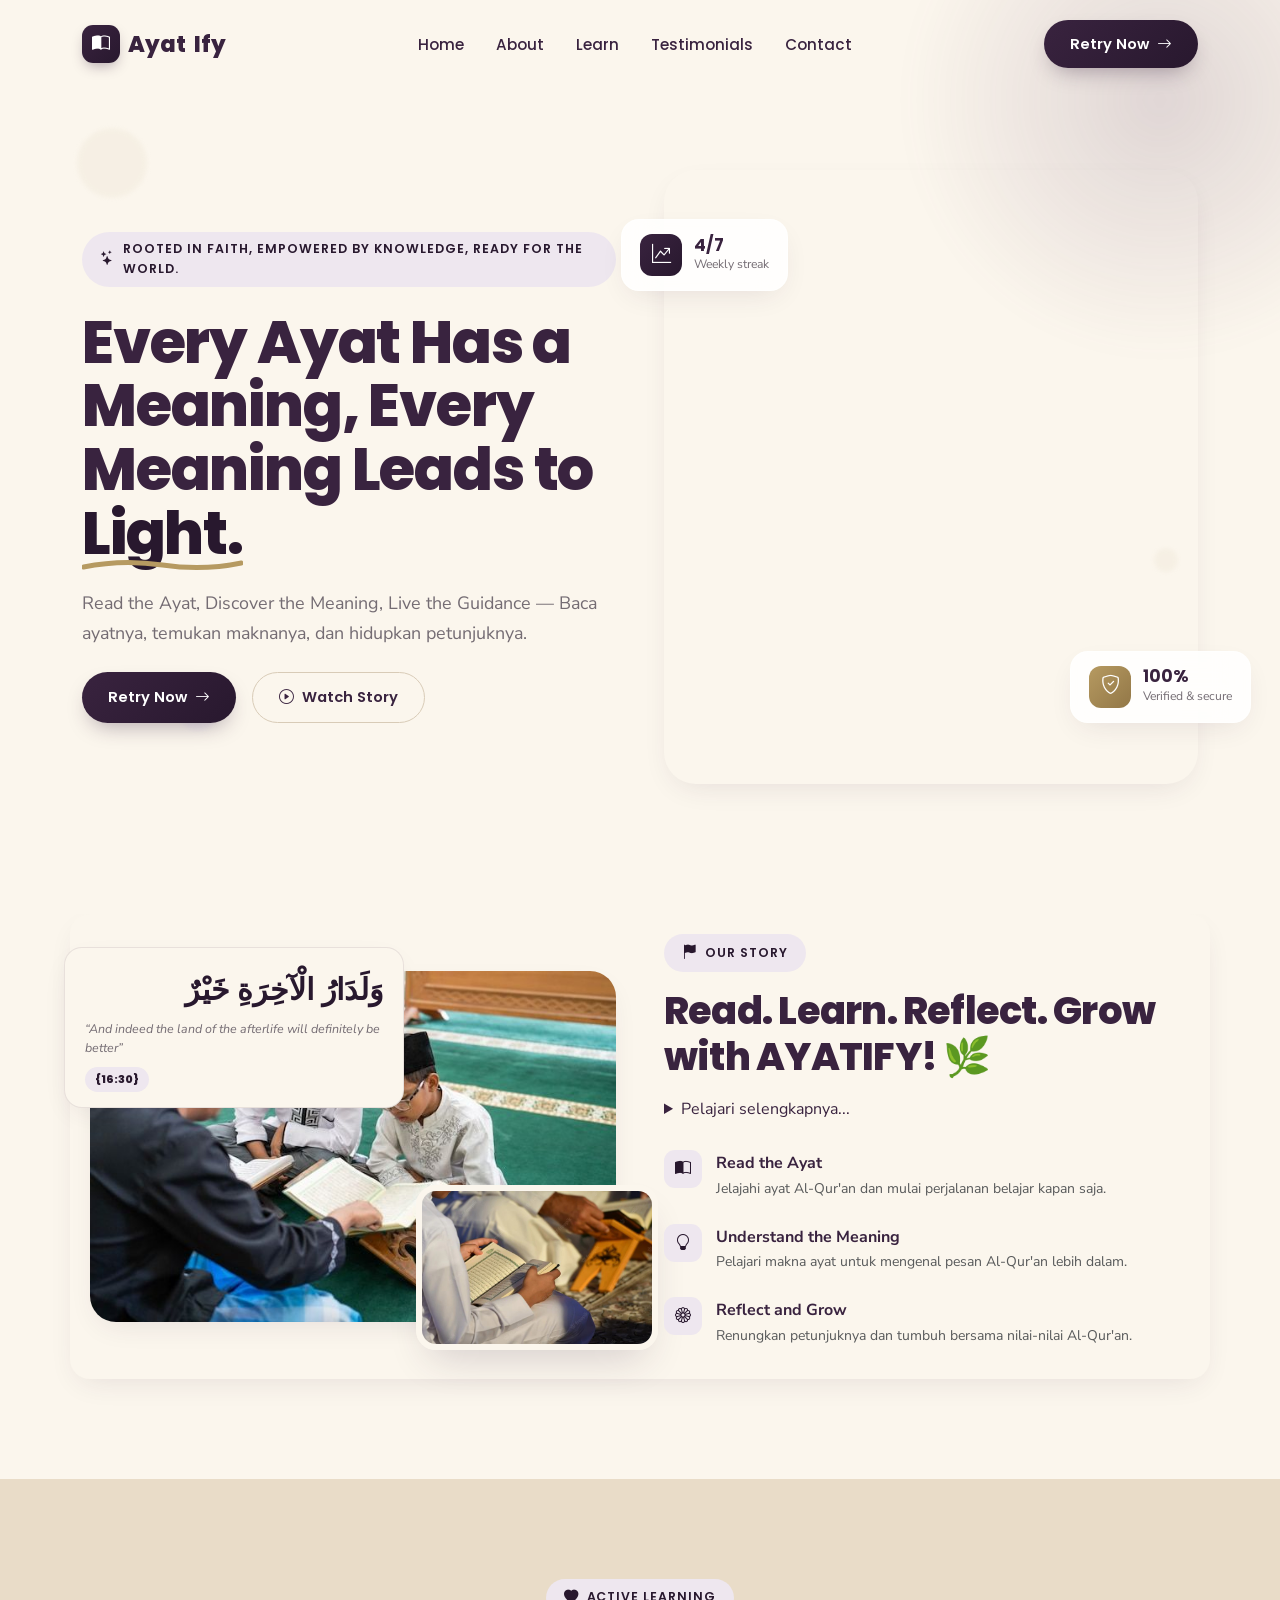
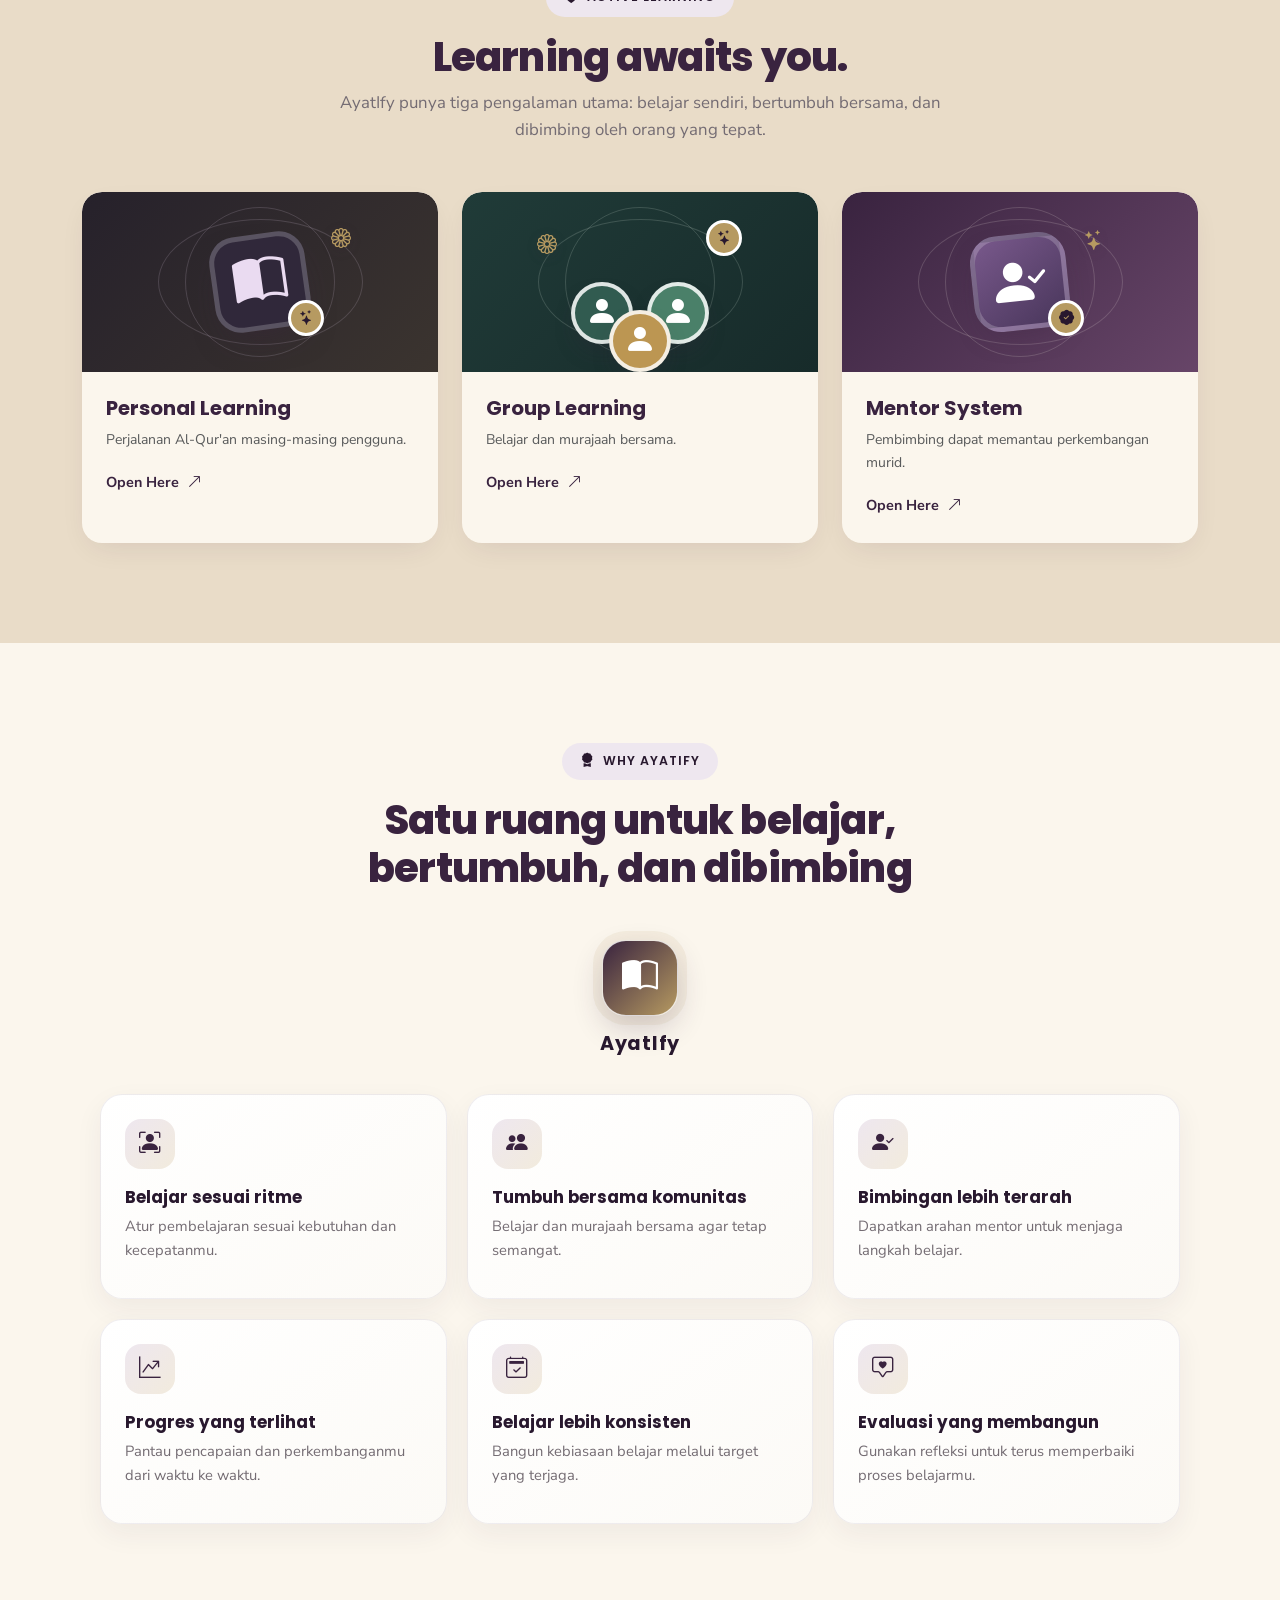
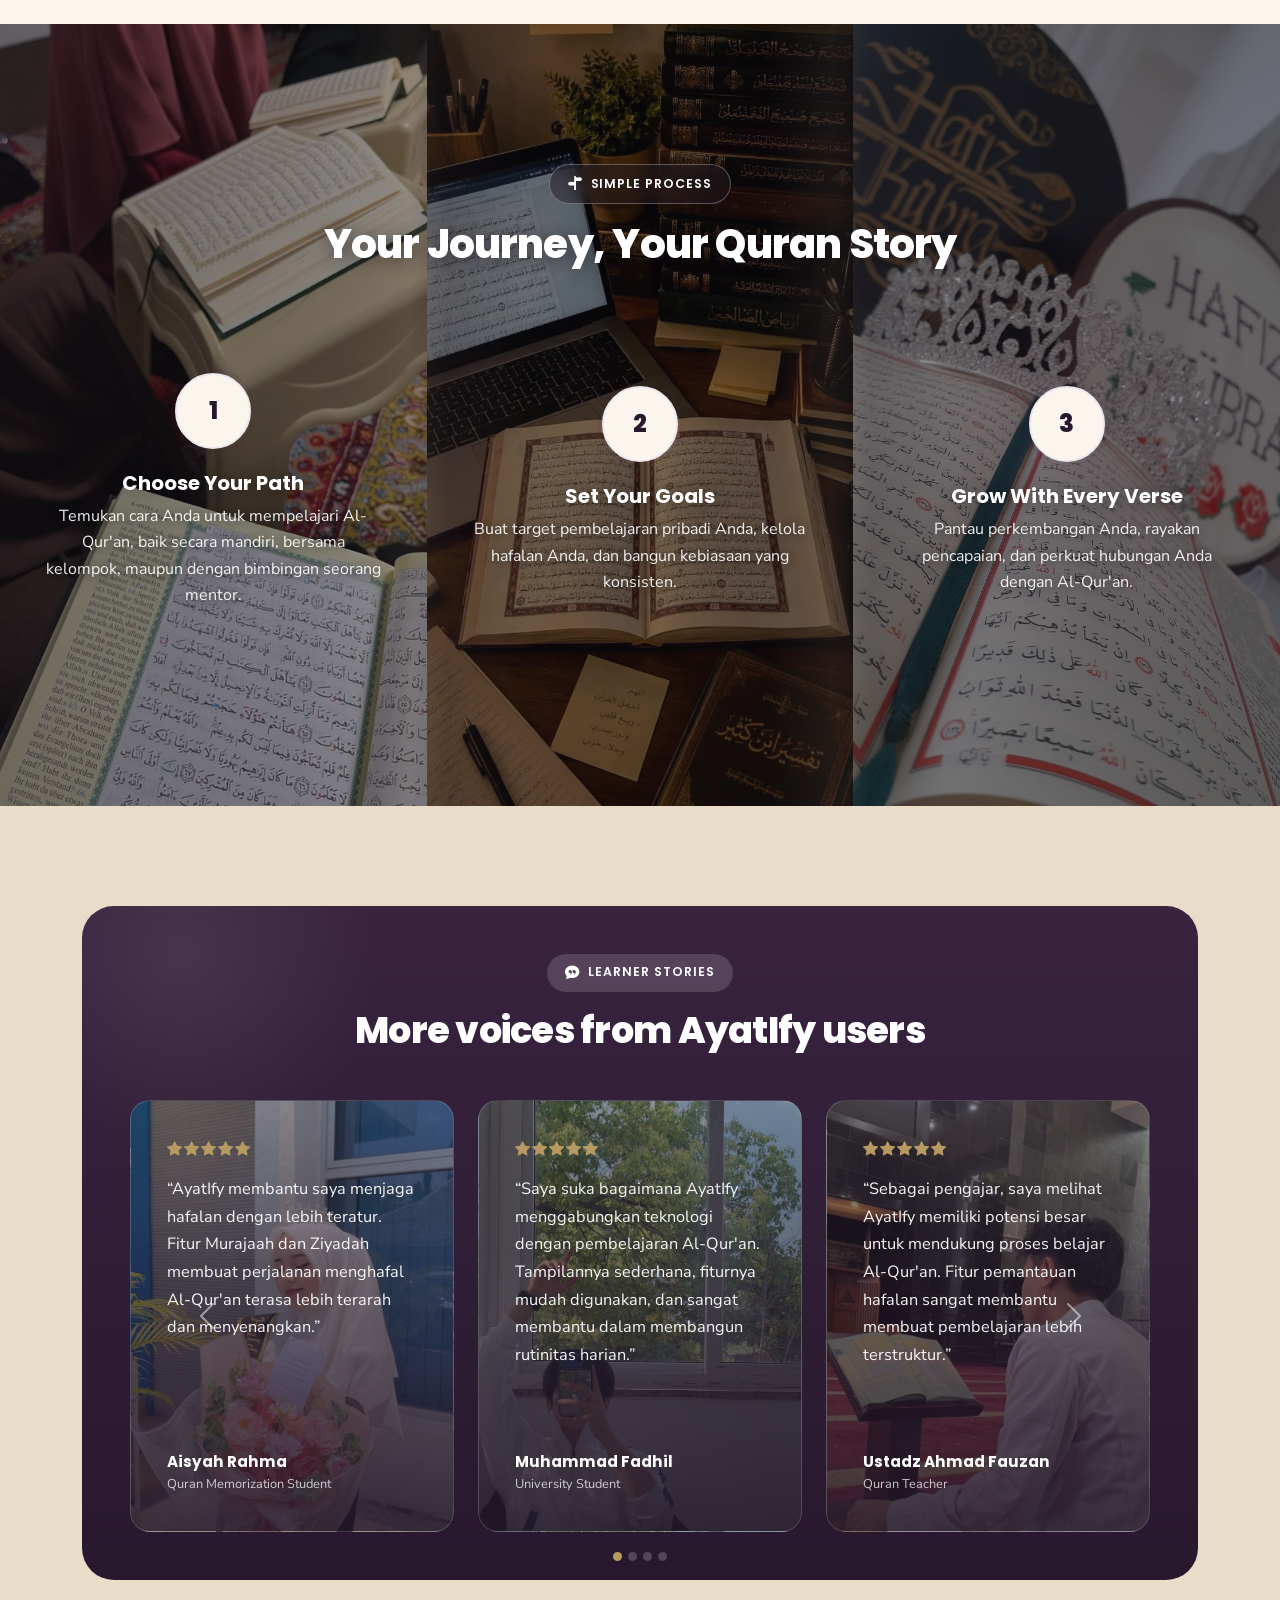
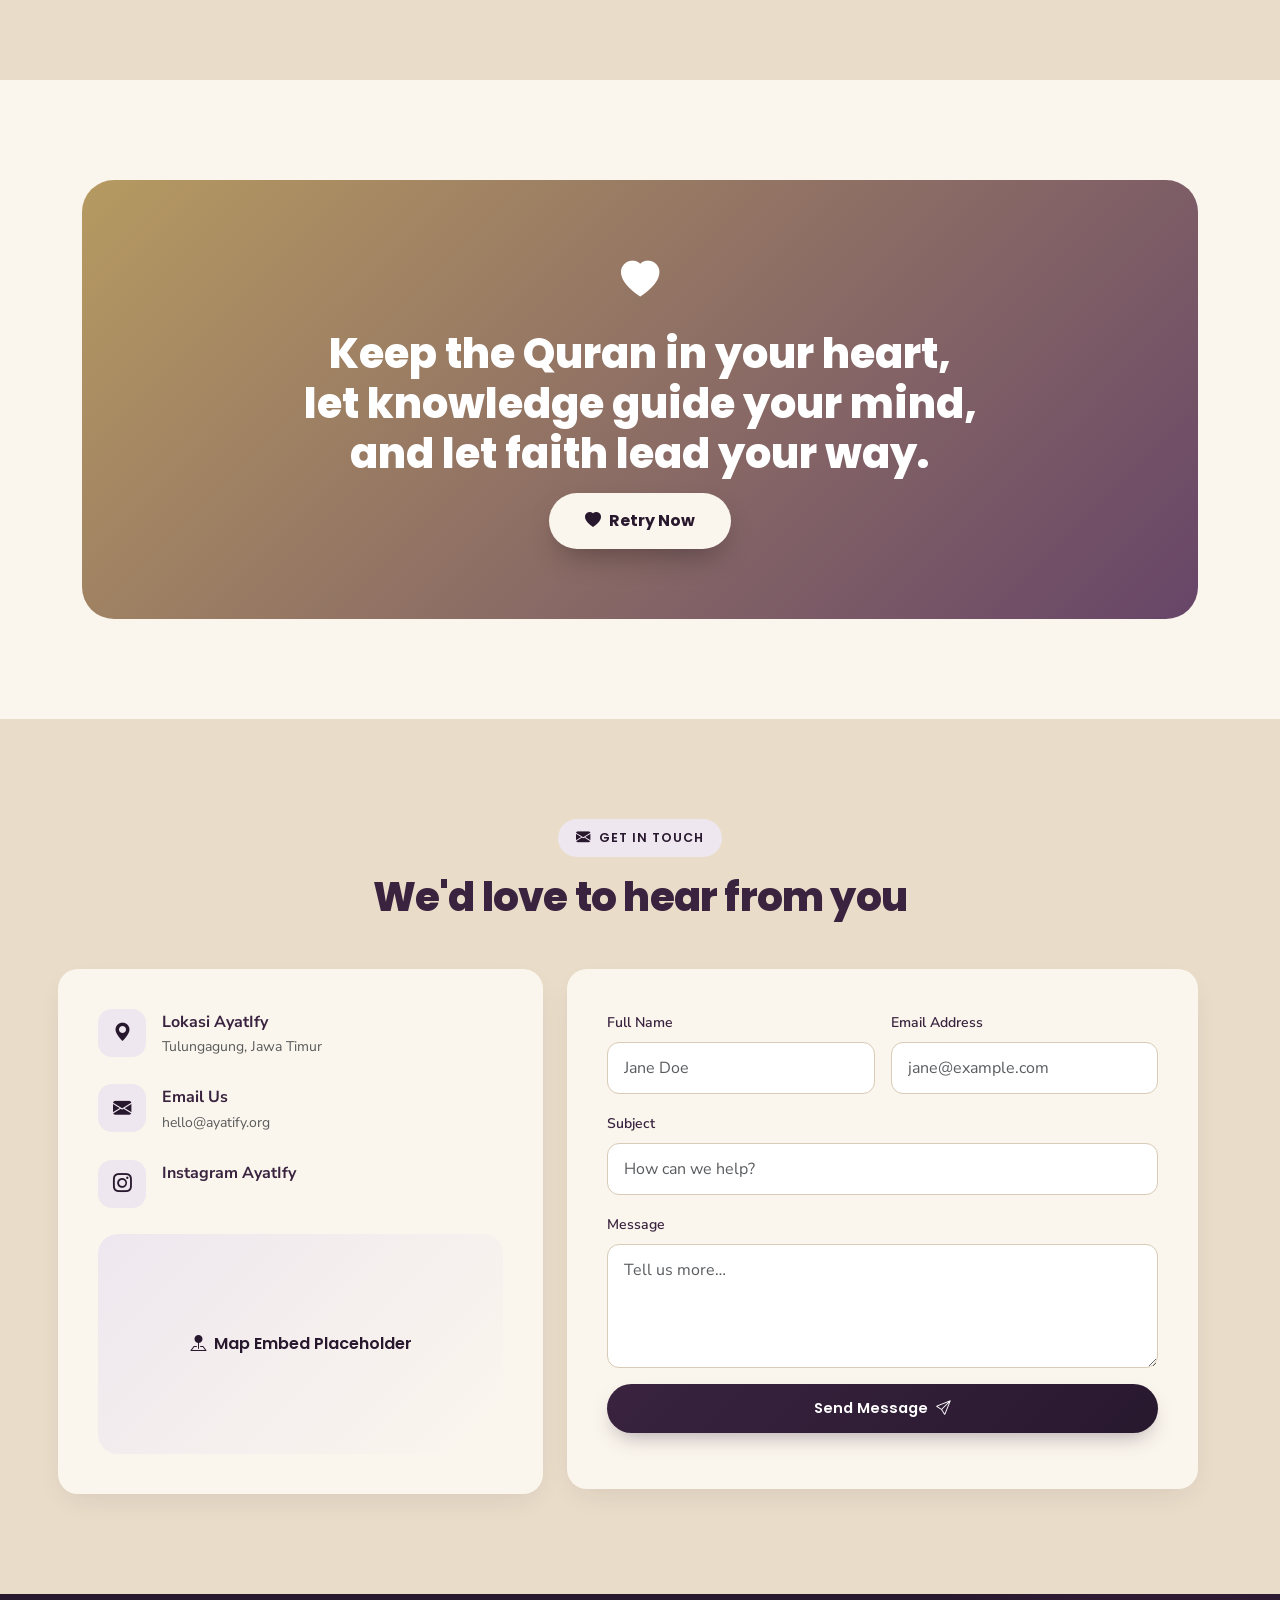
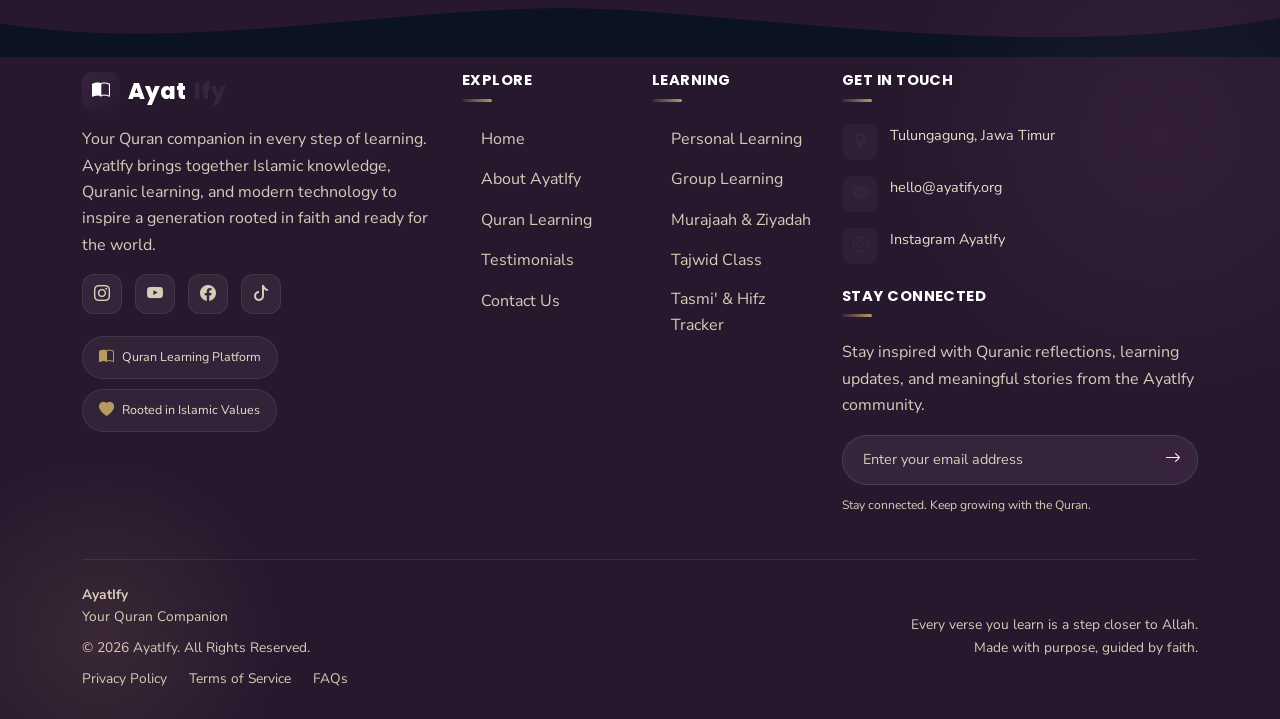
<file: index.html>
<!DOCTYPE html>
<html lang="en">
<head>
<meta charset="UTF-8">
<meta name="viewport" content="width=device-width, initial-scale=1.0">
<title>AyatIfy — Your Quran Companion</title>
<meta name="description" content="AyatIfy — Your Quran Companion for reading, understanding, and learning the Quran.">
<meta property="og:title" content="AyatIfy — Your Quran Companion">
<meta property="og:description" content="AyatIfy — Your Quran Companion for reading, understanding, and learning the Quran.">
<meta name="twitter:title" content="AyatIfy — Your Quran Companion">
<meta name="twitter:description" content="AyatIfy — Your Quran Companion for reading, understanding, and learning the Quran.">

<!-- Google Fonts -->
<link rel="preconnect" href="https://fonts.googleapis.com">
<link rel="preconnect" href="https://fonts.gstatic.com" crossorigin>
<link href="https://fonts.googleapis.com/css2?family=Poppins:wght@400;500;600;700;800&family=Nunito+Sans:wght@400;500;600;700&display=swap" rel="stylesheet">

<!-- Bootstrap -->
<link href="assets/bootstrap.min.css" rel="stylesheet">
<!-- Bootstrap Icons -->
<link rel="stylesheet" href="https://cdn.jsdelivr.net/npm/bootstrap-icons@1.11.3/font/bootstrap-icons.css">
<!-- AOS -->
<link href="https://unpkg.com/aos@2.3.1/dist/aos.css" rel="stylesheet">
<link href="assets/style.css?v=6" rel="stylesheet" />
<link rel="icon" type="image/svg+xml" href="assets/ayatify-quran.svg">




</head>
<body>

<!-- ============================================
     PRELOADER
============================================ -->
<div id="preloader" aria-hidden="true">
  <div class="preload-ring"><i class="bi bi-book-half preload-heart"></i></div>
  <div class="preload-text">Loading Aify...</div>
</div>

<!-- ============================================
     NAVBAR
============================================ -->
<nav class="navbar navbar-expand-lg navbar-hw" id="mainNav">
  <div class="container">
    <a class="hw-logo" href="#home">
      <span class="hw-logo-mark"><i class="bi bi-book-half"></i></span>
      Ayat<span class="dot">Ify</span>
    </a>
    <button class="navbar-toggler border-0" type="button" data-bs-toggle="collapse" data-bs-target="#navMenu" aria-label="Toggle navigation">
      <i class="bi bi-list fs-2"></i>
    </button>
    <div class="collapse navbar-collapse" id="navMenu">
      <ul class="navbar-nav nav-hw mx-auto mt-3 mt-lg-0">
        <li class="nav-item"><a class="nav-link" href="#home">Home</a></li>
        <li class="nav-item"><a class="nav-link" href="#about">About</a></li>
        <li class="nav-item"><a class="nav-link" href="#learn">Learn</a></li>
        <li class="nav-item"><a class="nav-link" href="#testimonials">Testimonials</a></li>
        <li class="nav-item"><a class="nav-link" href="#contact">Contact</a></li>
      </ul>
      <a href="#learn" class="btn-hw-primary d-none d-lg-inline-flex">Retry Now <i class="bi bi-arrow-right"></i></a>
    </div>
  </div>
</nav>

<!-- ============================================
     HERO
============================================ -->
<header class="hero" id="home">
  <div class="hero-glow"></div>
  <span class="blob blob-1"></span>
  <span class="blob blob-2"></span>
  <span class="blob blob-3"></span>
  <div class="container position-relative">
    <div class="row align-items-center g-5">
      <div class="col-lg-6" data-aos="fade-right">
        <span class="eyebrow"><i class="bi bi-stars"></i> Rooted in Faith, Empowered by Knowledge, Ready for the World.</span>
        <h1 class="hero-title mt-4">Every Ayat Has a Meaning, Every Meaning Leads to <span class="accent-underline">Light.<svg viewBox="0 0 200 14" preserveAspectRatio="none"><path d="M2 10 Q 50 2 100 8 T 198 6" stroke="#B69A61" stroke-width="5" fill="none" stroke-linecap="round"/></svg></span></h1>
        <p class="hero-lead mt-4">Read the Ayat, Discover the Meaning, Live the Guidance &mdash; Baca ayatnya, temukan maknanya, dan hidupkan petunjuknya.</p>
        <div class="d-flex flex-wrap gap-3 mt-4">
          <a href="#learn" class="btn-hw-primary" id="heroDonateBtn">Retry Now <i class="bi bi-arrow-right"></i></a>
          <a href="#" class="btn-hw-outline" data-bs-toggle="modal" data-bs-target="#storyModal"><i class="bi bi-play-circle"></i> Watch Story</a>
        </div>
      </div>
      <div class="col-lg-6" data-aos="fade-left" data-aos-delay="120">
        <div class="hero-media">
          <div class="hero-media-frame">
            <video src="assets/videos/quran-story.mp4.mp4" autoplay muted loop playsinline aria-label="Cuplikan video perjalanan bersama Al-Qur'an"></video>
          </div>
          <div class="float-card float-card-1">
            <span class="fc-icon"><i class="bi bi-graph-up-arrow"></i></span>
            <div><div class="fc-val">4/7</div><div class="fc-label">Weekly streak</div></div>
          </div>
          <div class="float-card float-card-2">
            <span class="fc-icon"><i class="bi bi-shield-check"></i></span>
            <div><div class="fc-val">100%</div><div class="fc-label">Verified &amp; secure</div></div>
          </div>
        </div>
      </div>
    </div>
  </div>
</header>

<!-- ============================================
     ABOUT
============================================ -->
<section class="section-pad pt-0" id="about">
  <div class="container contact-card about-card">
    <div class="row align-items-center g-5">
      <div class="col-lg-6" data-aos="fade-right">
        <div class="about-collage">
          <div class="about-badge about-verse-badge">
            <p class="about-verse-arabic" lang="ar" dir="rtl">وَلَدَارُ الْآخِرَةِ خَيْرٌ</p>
            <p class="about-verse-translation" lang="en">“And indeed the land of the afterlife will definitely be better”</p>
            <span class="about-verse-reference">{16:30}</span>
          </div>
          <div class="img-a"><img src="assets/images/about-large.jpg" alt="Guru mengajarkan Al-Qur'an kepada anak-anak" loading="lazy"></div>
          <div class="img-b"><img src="assets/images/about-small.jpg" alt="Seseorang membaca Al-Qur'an" loading="lazy"></div>
          <div class="about-photo-stack" role="img" aria-label="Lima foto kegiatan belajar Al-Qur'an">
            <div class="about-photo-card"><img src="assets/images/01.jpg" alt=""></div>
            <div class="about-photo-card"><img src="assets/images/02.jpg" alt=""></div>
            <div class="about-photo-card"><img src="assets/images/03.jpg" alt=""></div>
            <div class="about-photo-card"><img src="assets/images/04.jpg" alt=""></div>
            <div class="about-photo-card"><img src="assets/images/05.jpg" alt=""></div>
          </div>
        </div>
      </div>
      <div class="col-lg-6" data-aos="fade-left">
        <span class="eyebrow"><i class="bi bi-flag-fill"></i> Our Story</span>
        <h2 class="section-title mt-3 mb-3" style="font-size:clamp(1.7rem,3vw,2.4rem);">Read. Learn. Reflect. Grow with AYATIFY! 🌿</h2>
        <details class="about-more mt-3">
          <summary>Pelajari selengkapnya...</summary>
          <p class="section-sub mt-3">AyatIfy hadir sebagai jembatan antara kemajuan teknologi dan keluhuran budaya pesantren. Dengan menjunjung tinggi nilai-nilai keilmuan, adab, dan tradisi mengaji, AyatIfy berupaya menghadirkan pengalaman belajar Al-Qur'an yang lebih modern, interaktif, dan mudah diakses tanpa meninggalkan esensi pendidikan pesantren. Sebuah ruang digital bagi santri dan generasi Muslim untuk terus belajar, menghafal, serta mengamalkan nilai-nilai Al-Qur'an dalam kehidupan sehari-hari. 🤍</p>
        </details>
        <ul class="about-list mt-3">
          <li><span class="ic"><i class="bi bi-book-half"></i></span><div><strong>Read the Ayat</strong><div class="text-muted small">Jelajahi ayat Al-Qur'an dan mulai perjalanan belajar kapan saja.</div></div></li>
          <li><span class="ic"><i class="bi bi-lightbulb"></i></span><div><strong>Understand the Meaning</strong><div class="text-muted small">Pelajari makna ayat untuk mengenal pesan Al-Qur'an lebih dalam.</div></div></li>
          <li><span class="ic"><i class="bi bi-flower1"></i></span><div><strong>Reflect and Grow</strong><div class="text-muted small">Renungkan petunjuknya dan tumbuh bersama nilai-nilai Al-Qur'an.</div></div></li>
        </ul>
      </div>
    </div>
  </div>
</section>

<!-- ============================================
     CAUSES
============================================ -->
<section class="section-pad bg-white" id="learn">
  <div class="container">
    <div class="text-center mx-auto mb-5" style="max-width:640px;" data-aos="fade-up">
      <span class="eyebrow"><i class="bi bi-heart-fill"></i> ACTIVE LEARNING</span>
      <h2 class="section-title mt-3" style="font-size:clamp(1.8rem,3.2vw,2.5rem);">Learning awaits you.</h2>
      <p class="section-sub mx-auto mt-2">AyatIfy punya tiga pengalaman utama: belajar sendiri, bertumbuh bersama, dan dibimbing oleh orang yang tepat.</p>
    </div>
    <div class="row g-4 justify-content-center">
      <div class="col-md-6 col-lg-4" data-aos="fade-up">
        <a class="learning-feature-link" href="personal-learning.html" aria-label="Buka dashboard Personal Learning">
          <article class="cause-card learning-feature-card h-100">
            <div class="learning-feature-avatar learning-feature-avatar--personal" aria-hidden="true">
              <span class="learning-avatar-portrait learning-avatar-portrait--book"><i class="bi bi-book-half"></i></span>
              <span class="learning-avatar-badge"><i class="bi bi-stars"></i></span>
              <span class="learning-avatar-spark learning-avatar-spark--personal"><i class="bi bi-flower1"></i></span>
            </div>
            <div class="cause-body">
              <h3 class="h5 font-display fw-bold">Personal Learning</h3>
              <p class="text-muted small mb-0">Perjalanan Al-Qur'an masing-masing pengguna.</p>
              <span class="learning-feature-cta">Open Here <i class="bi bi-arrow-up-right"></i></span>
            </div>
          </article>
        </a>
      </div>
      <div class="col-md-6 col-lg-4" data-aos="fade-up" data-aos-delay="80">
        <a class="learning-feature-link" href="group-learning.html" aria-label="Buka dashboard Group Learning">
          <article class="cause-card learning-feature-card h-100">
            <div class="learning-feature-avatar learning-feature-avatar--group" aria-hidden="true">
              <span class="learning-community-avatar learning-community-avatar--one"><i class="bi bi-person-fill"></i></span>
              <span class="learning-community-avatar learning-community-avatar--two"><i class="bi bi-person-fill"></i></span>
              <span class="learning-community-avatar learning-community-avatar--three"><i class="bi bi-person-fill"></i></span>
              <span class="learning-avatar-badge"><i class="bi bi-stars"></i></span>
              <span class="learning-avatar-spark learning-avatar-spark--group"><i class="bi bi-flower1"></i></span>
            </div>
            <div class="cause-body">
              <h3 class="h5 font-display fw-bold">Group Learning</h3>
              <p class="text-muted small mb-0">Belajar dan murajaah bersama.</p>
              <span class="learning-feature-cta">Open Here <i class="bi bi-arrow-up-right"></i></span>
            </div>
          </article>
        </a>
      </div>
      <div class="col-md-6 col-lg-4" data-aos="fade-up" data-aos-delay="160">
        <a class="learning-feature-link" href="mentor-system.html" aria-label="Buka dashboard Mentor System">
          <article class="cause-card learning-feature-card h-100">
            <div class="learning-feature-avatar learning-feature-avatar--mentor" aria-hidden="true">
              <span class="learning-avatar-portrait learning-avatar-portrait--mentor"><i class="bi bi-person-check-fill"></i></span>
              <span class="learning-avatar-badge"><i class="bi bi-patch-check-fill"></i></span>
              <span class="learning-avatar-spark learning-avatar-spark--mentor"><i class="bi bi-stars"></i></span>
            </div>
            <div class="cause-body">
              <h3 class="h5 font-display fw-bold">Mentor System</h3>
              <p class="text-muted small mb-0">Pembimbing dapat memantau perkembangan murid.</p>
              <span class="learning-feature-cta">Open Here <i class="bi bi-arrow-up-right"></i></span>
            </div>
          </article>
        </a>
      </div>
    </div>
  </div>
</section>

<!-- ============================================
     WHY CHOOSE US
============================================ -->
<section class="section-pad" id="why" style="background:var(--clr-bg);">
  <div class="container">
    <div class="text-center mx-auto mb-5" style="max-width:640px;" data-aos="fade-up">
      <span class="eyebrow"><i class="bi bi-award-fill" aria-hidden="true"></i> Why AyatIfy</span>
      <h2 class="section-title mt-3" style="font-size:clamp(1.8rem,3.2vw,2.5rem);">Satu ruang untuk belajar, bertumbuh, dan dibimbing</h2>
    </div>
    <div class="why-showcase">
      <div class="why-brand">
        <span class="why-brand-mark" aria-hidden="true"><i class="bi bi-book-half"></i></span>
        <span class="why-brand-title">AyatIfy</span>
      </div>
      <div class="why-feature-grid">
        <article class="why-feature-card" data-aos="zoom-in">
          <span class="why-feature-icon"><i class="bi bi-person-bounding-box" aria-hidden="true"></i></span>
          <h3>Belajar sesuai ritme</h3>
          <p>Atur pembelajaran sesuai kebutuhan dan kecepatanmu.</p>
        </article>
        <article class="why-feature-card" data-aos="zoom-in" data-aos-delay="80">
          <span class="why-feature-icon"><i class="bi bi-people-fill" aria-hidden="true"></i></span>
          <h3>Tumbuh bersama komunitas</h3>
          <p>Belajar dan murajaah bersama agar tetap semangat.</p>
        </article>
        <article class="why-feature-card" data-aos="zoom-in" data-aos-delay="160">
          <span class="why-feature-icon"><i class="bi bi-person-check-fill" aria-hidden="true"></i></span>
          <h3>Bimbingan lebih terarah</h3>
          <p>Dapatkan arahan mentor untuk menjaga langkah belajar.</p>
        </article>
        <article class="why-feature-card" data-aos="zoom-in" data-aos-delay="240">
          <span class="why-feature-icon"><i class="bi bi-graph-up-arrow" aria-hidden="true"></i></span>
          <h3>Progres yang terlihat</h3>
          <p>Pantau pencapaian dan perkembanganmu dari waktu ke waktu.</p>
        </article>
        <article class="why-feature-card" data-aos="zoom-in" data-aos-delay="320">
          <span class="why-feature-icon"><i class="bi bi-calendar2-check" aria-hidden="true"></i></span>
          <h3>Belajar lebih konsisten</h3>
          <p>Bangun kebiasaan belajar melalui target yang terjaga.</p>
        </article>
        <article class="why-feature-card" data-aos="zoom-in" data-aos-delay="400">
          <span class="why-feature-icon"><i class="bi bi-chat-square-heart" aria-hidden="true"></i></span>
          <h3>Evaluasi yang membangun</h3>
          <p>Gunakan refleksi untuk terus memperbaiki proses belajarmu.</p>
        </article>
      </div>
    </div>
    <link rel="stylesheet" href="assets/why-features.css">
  </div>
</section>

<!-- ============================================
     HOW IT WORKS
============================================ -->
<section class="section-pad" id="how">
  <div class="journey-backdrop" aria-hidden="true">
    <img src="assets/images/poin%201.jpg" alt="" loading="lazy">
    <img src="assets/images/poin%202.jpg" alt="" loading="lazy">
    <img src="assets/images/poin%203.jpg" alt="" loading="lazy">
  </div>
  <div class="container contact-card journey-container">
    <div class="text-center mx-auto mb-5" style="max-width:640px;" data-aos="fade-up">
      <span class="eyebrow"><i class="bi bi-signpost-split-fill"></i> Simple Process</span>
      <h2 class="section-title mt-3" style="font-size:clamp(1.8rem,3.2vw,2.5rem);">Your Journey, Your Quran Story</h2>
    </div>
    <div class="hiw-wrap">
      <div class="hiw-line"></div>
      <div class="row g-4">
        <div class="col-md-4 hiw-step journey-step" data-aos="fade-up">
          <div class="hiw-num">1</div>
          <h5 class="font-display fw-bold">Choose Your Path</h5>
          <p class="text-muted">Temukan cara Anda untuk mempelajari Al-Qur'an, baik secara mandiri, bersama kelompok, maupun dengan bimbingan seorang mentor.</p>
        </div>
        <div class="col-md-4 hiw-step journey-step" data-aos="fade-up" data-aos-delay="120">
          <div class="hiw-num">2</div>
          <h5 class="font-display fw-bold">Set Your Goals</h5>
          <p class="text-muted">Buat target pembelajaran pribadi Anda, kelola hafalan Anda, dan bangun kebiasaan yang konsisten.</p>
        </div>
        <div class="col-md-4 hiw-step journey-step" data-aos="fade-up" data-aos-delay="240">
          <div class="hiw-num">3</div>
          <h5 class="font-display fw-bold">Grow With Every Verse</h5>
          <p class="text-muted">Pantau perkembangan Anda, rayakan pencapaian, dan perkuat hubungan Anda dengan Al-Qur'an.</p>
        </div>
      </div>
    </div>
  </div>
</section>

<!-- ============================================
     TESTIMONIALS
============================================ -->
<section class="section-pad bg-white" id="testimonials">
  <div class="container">
    <div class="testi-section p-4 p-md-5" data-aos="zoom-in">
      <div class="text-center mx-auto mb-5" style="max-width:600px;">
        <span class="eyebrow" style="background:rgba(255,255,255,.15);color:#fff;"><i class="bi bi-chat-quote-fill"></i> Learner Stories</span>
        <h2 class="section-title mt-3 text-white" style="font-size:clamp(1.7rem,3vw,2.3rem);">More voices from AyatIfy users</h2>
      </div>
      <div id="testiCarousel" class="carousel slide" data-bs-ride="carousel" data-bs-interval="5000">
        <div class="carousel-inner">
          <div class="carousel-item active">
            <div class="row g-4 justify-content-center">
              <div class="col-sm-6 col-xl-3">
                <div class="testi-card" style="background-image:linear-gradient(180deg,rgba(36,24,42,.48),rgba(36,24,42,.88)),url('assets/images/Aisyah%20Rahma.jpg?v=1')">
                  <div class="testi-stars"><i class="bi bi-star-fill"></i><i class="bi bi-star-fill"></i><i class="bi bi-star-fill"></i><i class="bi bi-star-fill"></i><i class="bi bi-star-fill"></i></div>
                  <p class="testi-quote">&ldquo;AyatIfy membantu saya menjaga hafalan dengan lebih teratur. Fitur Murajaah dan Ziyadah membuat perjalanan menghafal Al-Qur'an terasa lebih terarah dan menyenangkan.&rdquo;</p>
                  <div class="testi-person">
                    <div><div class="testi-name">Aisyah Rahma</div><div class="testi-role">Quran Memorization Student</div></div>
                  </div>
                </div>
              </div>
              <div class="col-sm-6 col-xl-3">
                <div class="testi-card" style="background-image:linear-gradient(180deg,rgba(36,24,42,.48),rgba(36,24,42,.88)),url('assets/images/Muhammad%20Fadhil.jpeg?v=1')">
                  <div class="testi-stars"><i class="bi bi-star-fill"></i><i class="bi bi-star-fill"></i><i class="bi bi-star-fill"></i><i class="bi bi-star-fill"></i><i class="bi bi-star-fill"></i></div>
                  <p class="testi-quote">&ldquo;Saya suka bagaimana AyatIfy menggabungkan teknologi dengan pembelajaran Al-Qur'an. Tampilannya sederhana, fiturnya mudah digunakan, dan sangat membantu dalam membangun rutinitas harian.&rdquo;</p>
                  <div class="testi-person">
                    <div><div class="testi-name">Muhammad Fadhil</div><div class="testi-role">University Student</div></div>
                  </div>
                </div>
              </div>
              <div class="col-sm-6 col-xl-3">
                <div class="testi-card" style="background-image:linear-gradient(180deg,rgba(36,24,42,.48),rgba(36,24,42,.88)),url('assets/images/Ust.%20Ahmad%20Fauzan.jpg?v=1')">
                  <div class="testi-stars"><i class="bi bi-star-fill"></i><i class="bi bi-star-fill"></i><i class="bi bi-star-fill"></i><i class="bi bi-star-fill"></i><i class="bi bi-star-fill"></i></div>
                  <p class="testi-quote">&ldquo;Sebagai pengajar, saya melihat AyatIfy memiliki potensi besar untuk mendukung proses belajar Al-Qur'an. Fitur pemantauan hafalan sangat membantu membuat pembelajaran lebih terstruktur.&rdquo;</p>
                  <div class="testi-person">
                    <div><div class="testi-name">Ustadz Ahmad Fauzan</div><div class="testi-role">Quran Teacher</div></div>
                  </div>
                </div>
              </div>
            </div>
          </div>
          <div class="carousel-item">
            <div class="row g-4 justify-content-center">
              <div class="col-sm-6 col-xl-3">
                <div class="testi-card" style="background-image:linear-gradient(180deg,rgba(36,24,42,.48),rgba(36,24,42,.88)),url('assets/images/Nadia%20Putri.jpg?v=1')">
                  <div class="testi-stars"><i class="bi bi-star-fill"></i><i class="bi bi-star-fill"></i><i class="bi bi-star-fill"></i><i class="bi bi-star-fill"></i><i class="bi bi-star-fill"></i></div>
                  <p class="testi-quote">&ldquo;Hal yang paling saya sukai adalah fitur Streak. Rasanya menyenangkan melihat perkembangan kecil setiap hari. AyatIfy mengingatkan saya bahwa konsistensi jauh lebih penting daripada terburu-buru.&rdquo;</p>
                  <div class="testi-person">
                    <div><div class="testi-name">Nadia Putri</div><div class="testi-role">Daily Quran Learner</div></div>
                  </div>
                </div>
              </div>
              <div class="col-sm-6 col-xl-3">
                <div class="testi-card" style="background-image:linear-gradient(180deg,rgba(36,24,42,.48),rgba(36,24,42,.88)),url('assets/images/Zahra%20Khairunnisa.jpg?v=1')">
                  <div class="testi-stars"><i class="bi bi-star-fill"></i><i class="bi bi-star-fill"></i><i class="bi bi-star-fill"></i><i class="bi bi-star-fill"></i><i class="bi bi-star-fill"></i></div>
                  <p class="testi-quote">&ldquo;AyatIfy bukan hanya platform belajar, tetapi juga ruang untuk memperbaiki diri. Saya bisa belajar tajwid, membaca, dan memahami Al-Qur'an dalam satu tempat.&rdquo;</p>
                  <div class="testi-person">
                    <div><div class="testi-name">Zahra Khairunnisa</div><div class="testi-role">Student</div></div>
                  </div>
                </div>
              </div>
              <div class="col-sm-6 col-xl-3">
                <div class="testi-card" style="background-image:linear-gradient(180deg,rgba(36,24,42,.48),rgba(36,24,42,.88)),url('assets/images/Rizky%20Maulana.jpg?v=1')">
                  <div class="testi-stars"><i class="bi bi-star-fill"></i><i class="bi bi-star-fill"></i><i class="bi bi-star-fill"></i><i class="bi bi-star-fill"></i><i class="bi bi-star-fill"></i></div>
                  <p class="testi-quote">&ldquo;Platform yang sangat menarik! AyatIfy membuat pengalaman belajar Al-Qur'an terasa lebih modern tanpa menghilangkan nilai-nilai dan esensi dari pembelajarannya.&rdquo;</p>
                  <div class="testi-person">
                    <div><div class="testi-name">Rizky Maulana</div><div class="testi-role">Digital Learning Enthusiast</div></div>
                  </div>
                </div>
              </div>
            </div>
          </div>
          <div class="carousel-item">
            <div class="row g-4 justify-content-center">
              <div class="col-sm-6 col-xl-3">
                <div class="testi-card" style="background-image:linear-gradient(180deg,rgba(36,24,42,.48),rgba(36,24,42,.88)),url('assets/images/Fikri%20Ramadhan.jpeg?v=1')">
                  <div class="testi-stars"><i class="bi bi-star-fill"></i><i class="bi bi-star-fill"></i><i class="bi bi-star-fill"></i><i class="bi bi-star-fill"></i><i class="bi bi-star-fill"></i></div>
                  <p class="testi-quote">&ldquo;Awalnya saya sering kesulitan membagi waktu untuk menghafal. Sejak mengenal AyatIfy, kegiatan Ziyadah dan Murajaah jadi lebih teratur. Sangat membantu!&rdquo;</p>
                  <div class="testi-person">
                    <div><div class="testi-name">Fikri Ramadhan</div><div class="testi-role">Student</div></div>
                  </div>
                </div>
              </div>
              <div class="col-sm-6 col-xl-3">
                <div class="testi-card" style="background-image:linear-gradient(180deg,rgba(36,24,42,.48),rgba(36,24,42,.88)),url('assets/images/Syifa%20Azzahra.jpg?v=1')">
                  <div class="testi-stars"><i class="bi bi-star-fill"></i><i class="bi bi-star-fill"></i><i class="bi bi-star-fill"></i><i class="bi bi-star-fill"></i><i class="bi bi-star-fill"></i></div>
                  <p class="testi-quote">&ldquo;Platform yang menarik! Saya bisa tetap belajar Al-Qur'an di tengah kesibukan kuliah. Desainnya juga nyaman dan mudah dipahami.&rdquo;</p>
                  <div class="testi-person">
                    <div><div class="testi-name">Syifa Azzahra</div><div class="testi-role">University Student</div></div>
                  </div>
                </div>
              </div>
              <div class="col-sm-6 col-xl-3">
                <div class="testi-card" style="background-image:linear-gradient(180deg,rgba(36,24,42,.48),rgba(36,24,42,.88)),url('assets/images/Naufal%20Hakim.jpg?v=1')">
                  <div class="testi-stars"><i class="bi bi-star-fill"></i><i class="bi bi-star-fill"></i><i class="bi bi-star-fill"></i><i class="bi bi-star-fill"></i><i class="bi bi-star-fill"></i></div>
                  <p class="testi-quote">&ldquo;Fitur Streak menjadi pengingat yang baik untuk menjaga konsistensi. Saya jadi lebih termotivasi untuk tidak melewatkan waktu bersama Al-Qur'an.&rdquo;</p>
                  <div class="testi-person">
                    <div><div class="testi-name">Naufal Hakim</div><div class="testi-role">Quran Memorizer</div></div>
                  </div>
                </div>
              </div>
            </div>
          </div>
          <div class="carousel-item">
            <div class="row g-4 justify-content-center">
              <div class="col-sm-6 col-xl-3">
                <div class="testi-card" style="background-image:linear-gradient(180deg,rgba(36,24,42,.48),rgba(36,24,42,.88)),url('assets/images/Ustdz.%20Salma%20Nabila.jpg?v=1')">
                  <div class="testi-stars"><i class="bi bi-star-fill"></i><i class="bi bi-star-fill"></i><i class="bi bi-star-fill"></i><i class="bi bi-star-fill"></i><i class="bi bi-star-fill"></i></div>
                  <p class="testi-quote">&ldquo;AyatIfy menghadirkan pendekatan pembelajaran yang relevan dengan perkembangan zaman. Teknologi dapat menjadi sarana yang baik untuk mendukung pendidikan pesantren.&rdquo;</p>
                  <div class="testi-person">
                    <div><div class="testi-name">Ustadzah Salma Nabila</div><div class="testi-role">Quran Teacher</div></div>
                  </div>
                </div>
              </div>
              <div class="col-sm-6 col-xl-3">
                <div class="testi-card" style="background-image:linear-gradient(180deg,rgba(36,24,42,.48),rgba(36,24,42,.88)),url('assets/images/Ibu%20Khadijah.jpg?v=1')">
                  <div class="testi-stars"><i class="bi bi-star-fill"></i><i class="bi bi-star-fill"></i><i class="bi bi-star-fill"></i><i class="bi bi-star-fill"></i><i class="bi bi-star-fill"></i></div>
                  <p class="testi-quote">&ldquo;Senang melihat adanya platform yang menggabungkan pendidikan Islam dan teknologi. Semoga semakin banyak generasi muda yang semangat belajar Al-Qur'an.&rdquo;</p>
                  <div class="testi-person">
                    <div><div class="testi-name">Ibu Khadijah</div><div class="testi-role">Parent</div></div>
                  </div>
                </div>
              </div>
              <div class="col-sm-6 col-xl-3">
                <div class="testi-card" style="background-image:linear-gradient(180deg,rgba(36,24,42,.48),rgba(36,24,42,.88)),url('assets/images/Ahmad%20Zidan.jpg?v=2')">
                  <div class="testi-stars"><i class="bi bi-star-fill"></i><i class="bi bi-star-fill"></i><i class="bi bi-star-fill"></i><i class="bi bi-star-fill"></i><i class="bi bi-star-fill"></i></div>
                  <p class="testi-quote">&ldquo;Sangat cocok untuk menunjang kegiatan tahfidz. Saya bisa merencanakan hafalan baru sekaligus mengulang hafalan lama dengan lebih terarah.&rdquo;</p>
                  <div class="testi-person">
                    <div><div class="testi-name">Ahmad Zidan</div><div class="testi-role">Quran Memorization Student</div></div>
                  </div>
                </div>
              </div>
            </div>
          </div>
        </div>
        <div class="carousel-indicators">
          <button type="button" data-bs-target="#testiCarousel" data-bs-slide-to="0" class="active" aria-label="Slide 1"></button>
          <button type="button" data-bs-target="#testiCarousel" data-bs-slide-to="1" aria-label="Slide 2"></button>
          <button type="button" data-bs-target="#testiCarousel" data-bs-slide-to="2" aria-label="Slide 3"></button>
          <button type="button" data-bs-target="#testiCarousel" data-bs-slide-to="3" aria-label="Slide 4"></button>
        </div>
        <button class="carousel-control-prev" type="button" data-bs-target="#testiCarousel" data-bs-slide="prev" aria-label="Previous testimonials"><span class="carousel-control-prev-icon" aria-hidden="true"></span></button>
        <button class="carousel-control-next" type="button" data-bs-target="#testiCarousel" data-bs-slide="next" aria-label="Next testimonials"><span class="carousel-control-next-icon" aria-hidden="true"></span></button>
      </div>
    </div>
  </div>
</section>

<!-- ============================================
     CTA BANNER
============================================ -->
<section class="section-pad" id="cta">
  <div class="container">
    <div class="cta-banner" data-aos="zoom-in">
      <i class="bi bi-heart-fill" style="font-size:2.4rem;"></i>
      <h2 class="mt-3">Keep the Quran in your heart, let knowledge guide your mind, and let faith lead your way.</h2>
      <button class="btn-cta" id="ctaDonateBtn"><i class="bi bi-heart-fill me-2"></i>Retry Now</button>
    </div>
  </div>
</section>

<!-- ============================================
     CONTACT
============================================ -->
<section class="section-pad bg-white" id="contact">
  <div class="container">
    <div class="text-center mx-auto mb-5" style="max-width:640px;" data-aos="fade-up">
      <span class="eyebrow"><i class="bi bi-envelope-fill"></i> Get In Touch</span>
      <h2 class="section-title mt-3" style="font-size:clamp(1.8rem,3.2vw,2.5rem);">We'd love to hear from you</h2>
    </div>
    <div class="row g-5">
      <div class="col-lg-5 contact-card" data-aos="fade-right">
        <div class="contact-info-item">
          <span class="ic"><i class="bi bi-geo-alt-fill"></i></span>
          <div><strong>Lokasi AyatIfy</strong><div class="text-muted small">Tulungagung, Jawa Timur</div></div>
        </div>
        <div class="contact-info-item">
          <span class="ic"><i class="bi bi-envelope-fill"></i></span>
          <div><strong>Email Us</strong><div class="text-muted small">hello@ayatify.org</div></div>
        </div>
        <div class="contact-info-item">
          <span class="ic"><i class="bi bi-instagram"></i></span>
          <div><strong>Instagram AyatIfy</strong></div>
        </div>
        <div class="map-placeholder"><i class="bi bi-pin-map-fill me-2"></i> Map Embed Placeholder</div>
      </div>
      <div class="col-lg-7" data-aos="fade-left">
        <div class="contact-card">
          <form id="contactForm" novalidate>
            <div class="row g-3">
              <div class="col-md-6">
                <label class="form-label small fw-semibold" for="cf-name">Full Name</label>
                <input type="text" class="form-control form-control-hw" id="cf-name" placeholder="Jane Doe" required>
              </div>
              <div class="col-md-6">
                <label class="form-label small fw-semibold" for="cf-email">Email Address</label>
                <input type="email" class="form-control form-control-hw" id="cf-email" placeholder="jane@example.com" required>
              </div>
              <div class="col-12">
                <label class="form-label small fw-semibold" for="cf-subject">Subject</label>
                <input type="text" class="form-control form-control-hw" id="cf-subject" placeholder="How can we help?">
              </div>
              <div class="col-12">
                <label class="form-label small fw-semibold" for="cf-message">Message</label>
                <textarea class="form-control form-control-hw" id="cf-message" rows="4" placeholder="Tell us more&hellip;" required></textarea>
              </div>
              <div class="col-12">
                <button type="submit" class="btn-hw-primary w-100 justify-content-center">Send Message <i class="bi bi-send"></i></button>
              </div>
              <div class="col-12" id="formStatus" role="status" aria-live="polite"></div>
            </div>
          </form>
        </div>
      </div>
    </div>
  </div>
</section>

<!-- ============================================
     FOOTER
============================================ -->
<footer class="footer-hw">
  <svg class="footer-wave" viewBox="0 0 1440 70" preserveAspectRatio="none" xmlns="http://www.w3.org/2000/svg" aria-hidden="true">
    <path fill="#0B1220" d="M0,32 C240,70 480,0 720,18 C960,36 1200,70 1440,26 L1440,70 L0,70 Z"></path>
  </svg>
  <span class="footer-glow"></span>
  <span class="footer-glow-2"></span>
  <div class="container footer-top">
    <div class="row g-4">
      <div class="col-lg-4 col-md-6">
        <a class="hw-logo text-white" href="#home">
          <span class="hw-logo-mark"><i class="bi bi-book-half"></i></span>
          Ayat<span class="dot" style="color:var(--clr-primary);">Ify</span>
        </a>
        <p class="mt-3">Your Quran companion in every step of learning. AyatIfy brings together Islamic knowledge, Quranic learning, and modern technology to inspire a generation rooted in faith and ready for the world.</p>
        <div class="footer-social mt-3">
          <a href="#" aria-label="Instagram"><i class="bi bi-instagram"></i></a>
          <a href="#" aria-label="YouTube"><i class="bi bi-youtube"></i></a>
          <a href="#" aria-label="Facebook"><i class="bi bi-facebook"></i></a>
          <a href="#" aria-label="TikTok"><i class="bi bi-tiktok"></i></a>
        </div>
        <div class="footer-badges">
          <span class="footer-badge"><i class="bi bi-book-half"></i> Quran Learning Platform</span>
          <span class="footer-badge"><i class="bi bi-heart-fill"></i> Rooted in Islamic Values</span>
        </div>
      </div>

      <div class="col-6 col-md-3 col-lg-2">
        <h6>Explore</h6>
        <ul>
          <li><a class="footer-link" href="#home"><i class="bi bi-caret-right-fill"></i>Home</a></li>
          <li><a class="footer-link" href="#about"><i class="bi bi-caret-right-fill"></i>About AyatIfy</a></li>
          <li><a class="footer-link" href="#learn"><i class="bi bi-caret-right-fill"></i>Quran Learning</a></li>
          <li><a class="footer-link" href="#testimonials"><i class="bi bi-caret-right-fill"></i>Testimonials</a></li>
          <li><a class="footer-link" href="#contact"><i class="bi bi-caret-right-fill"></i>Contact Us</a></li>
        </ul>
      </div>

      <div class="col-6 col-md-3 col-lg-2">
        <h6>Learning</h6>
        <ul>
          <li><a class="footer-link" href="personal-learning.html"><i class="bi bi-caret-right-fill"></i>Personal Learning</a></li>
          <li><a class="footer-link" href="group-learning.html"><i class="bi bi-caret-right-fill"></i>Group Learning</a></li>
          <li><a class="footer-link" href="personal-learning.html"><i class="bi bi-caret-right-fill"></i>Murajaah &amp; Ziyadah</a></li>
          <li><a class="footer-link" href="personal-learning.html"><i class="bi bi-caret-right-fill"></i>Tajwid Class</a></li>
          <li><a class="footer-link" href="mentor-system.html"><i class="bi bi-caret-right-fill"></i>Tasmi' &amp; Hifz Tracker</a></li>
        </ul>
      </div>

      <div class="col-md-6 col-lg-4">
        <h6>Get In Touch</h6>
        <div class="footer-contact-item">
          <span class="ic"><i class="bi bi-geo-alt-fill"></i></span>
          <span>Tulungagung, Jawa Timur</span>
        </div>
        <div class="footer-contact-item">
          <span class="ic"><i class="bi bi-envelope-fill"></i></span>
          <span>hello@ayatify.org</span>
        </div>
        <div class="footer-contact-item">
          <span class="ic"><i class="bi bi-instagram"></i></span>
          <span>Instagram AyatIfy</span>
        </div>
        <h6 class="mt-4">Stay Connected</h6>
        <p>Stay inspired with Quranic reflections, learning updates, and meaningful stories from the AyatIfy community.</p>
        <div class="newsletter-input">
          <input type="email" placeholder="Enter your email address" aria-label="Email for newsletter">
          <button type="button" aria-label="Subscribe"><i class="bi bi-arrow-right"></i></button>
        </div>
        <div class="newsletter-note">Stay connected. Keep growing with the Quran.</div>
      </div>
    </div>

    <div class="footer-divider"></div>
    <div class="footer-bottom d-flex flex-wrap justify-content-between align-items-center gap-3">
      <div>
        <div class="fw-bold">AyatIfy</div>
        <div>Your Quran Companion</div>
        <div class="mt-2">&copy; 2026 AyatIfy. All Rights Reserved.</div>
        <div class="footer-bottom-links mt-2">
          <a href="privacy-policy.html">Privacy Policy</a>
          <a href="terms-of-service.html">Terms of Service</a>
          <a href="faq.html">FAQs</a>
        </div>
      </div>
      <div class="text-md-end">
        <div>Every verse you learn is a step closer to Allah.</div>
        <div>Made with purpose, guided by faith.</div>
      </div>
    </div>
  </div>
</footer>

<!-- ============================================
     MOBILE STICKY DONATE BAR
============================================ -->
<div class="mobile-donate-bar">
  <a href="#learn" class="btn-hw-primary">Retry Now <i class="bi bi-heart-fill"></i></a>
</div>

<!-- ============================================
     SCROLL TO TOP
============================================ -->
<div id="scrollTop" role="button" aria-label="Scroll to top" tabindex="0">
  <svg viewBox="0 0 52 52"><circle cx="26" cy="26" r="23"></circle><circle class="progress" cx="26" cy="26" r="23"></circle></svg>
  <i class="bi bi-arrow-up"></i>
</div>

<!-- ============================================
     WATCH STORY MODAL (demo)
============================================ -->
<div class="modal fade" id="storyModal" tabindex="-1" aria-hidden="true">
  <div class="modal-dialog modal-lg modal-dialog-centered">
    <div class="modal-content" style="border-radius:20px;border:none;">
      <div class="modal-header border-0">
        <h5 class="modal-title font-display fw-bold">Our Story</h5>
        <button type="button" class="btn-close" data-bs-dismiss="modal" aria-label="Close"></button>
      </div>
      <div class="modal-body pb-4">
        <div class="ratio ratio-16x9 rounded-4 overflow-hidden">
          <video id="storyVideo" src="assets/videos/quran-story.mp4.mp4" controls playsinline preload="metadata" aria-label="Video perjalanan bersama Al-Qur'an"></video>
        </div>
        <p id="storyVideoStatus" class="text-muted mt-3 mb-0" role="status" aria-live="polite"></p>
      </div>
    </div>
  </div>
</div>

<!-- Bootstrap Bundle -->
<script src="assets/bootstrap.bundle.min.js"></script>
<!-- AOS -->
<script src="https://unpkg.com/aos@2.3.1/dist/aos.js"></script>
<script src="assets/script.js"></script>

</body>
</html>
</file>
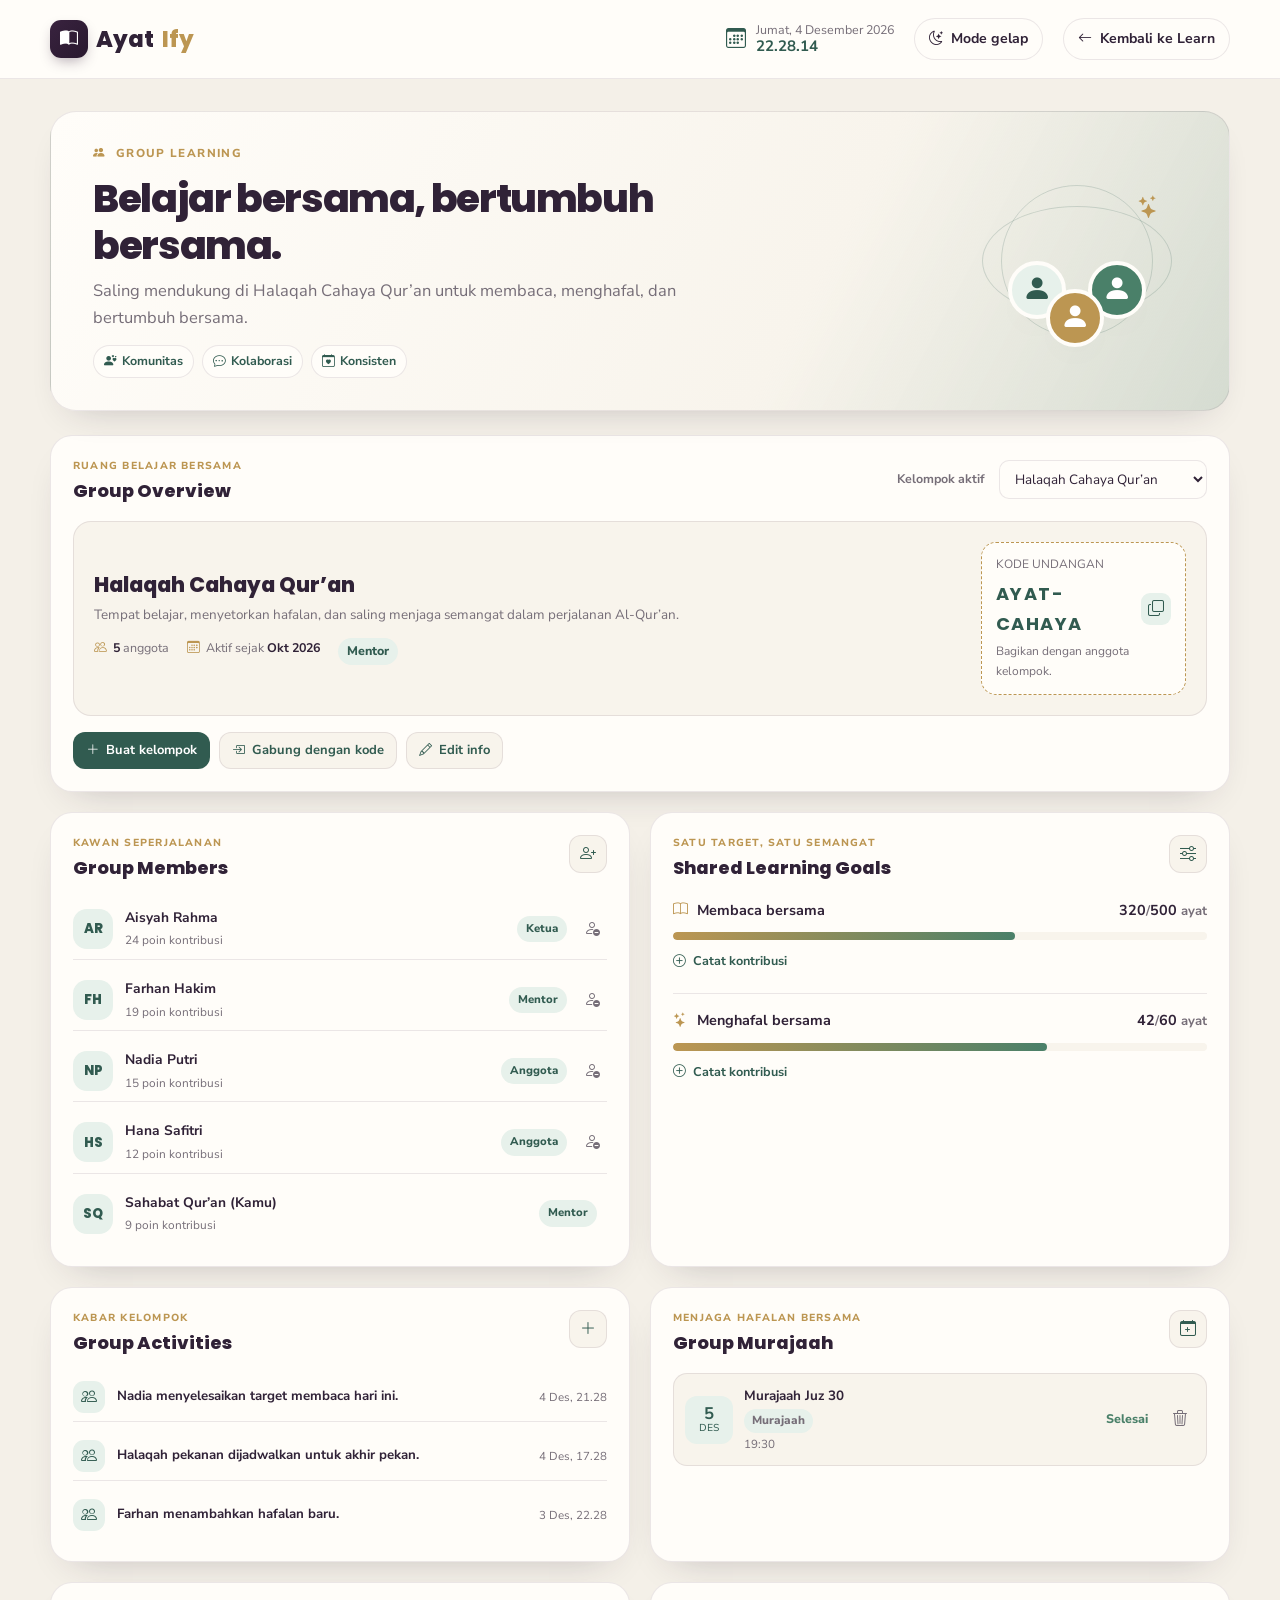
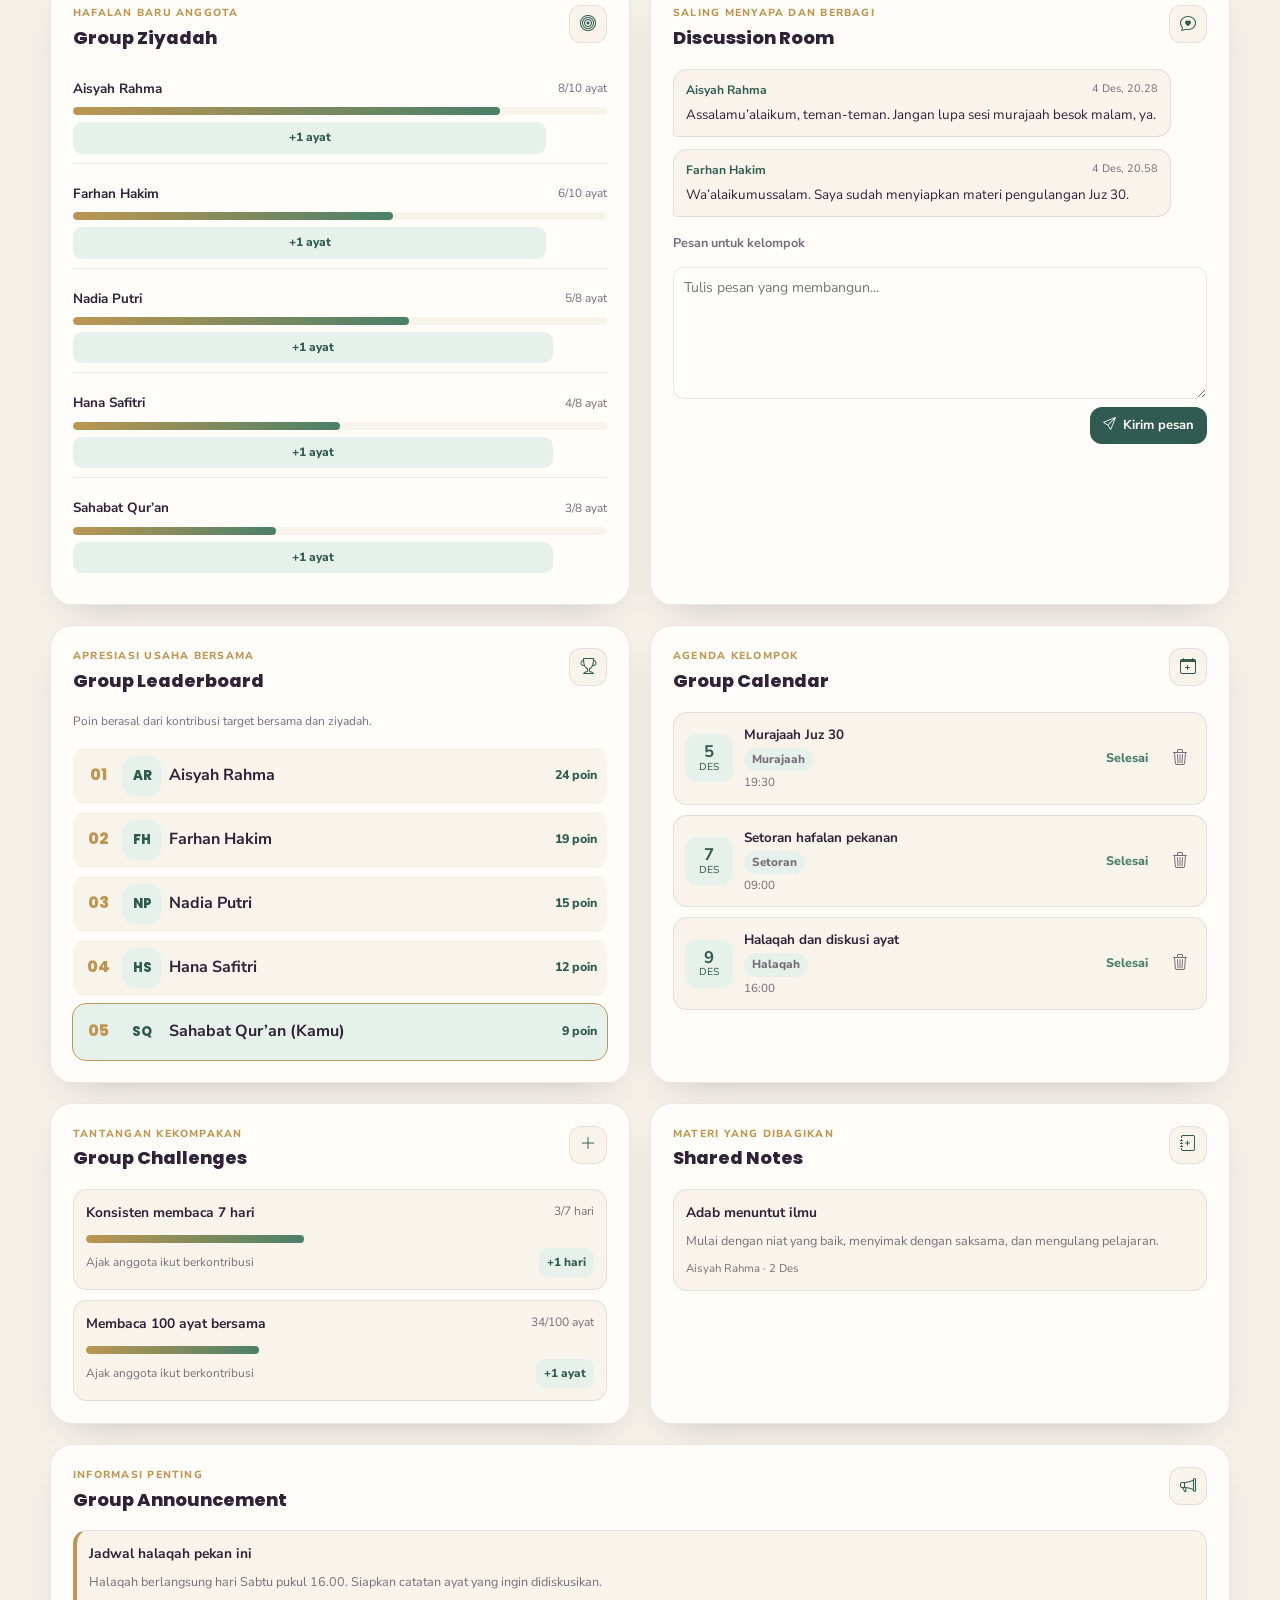
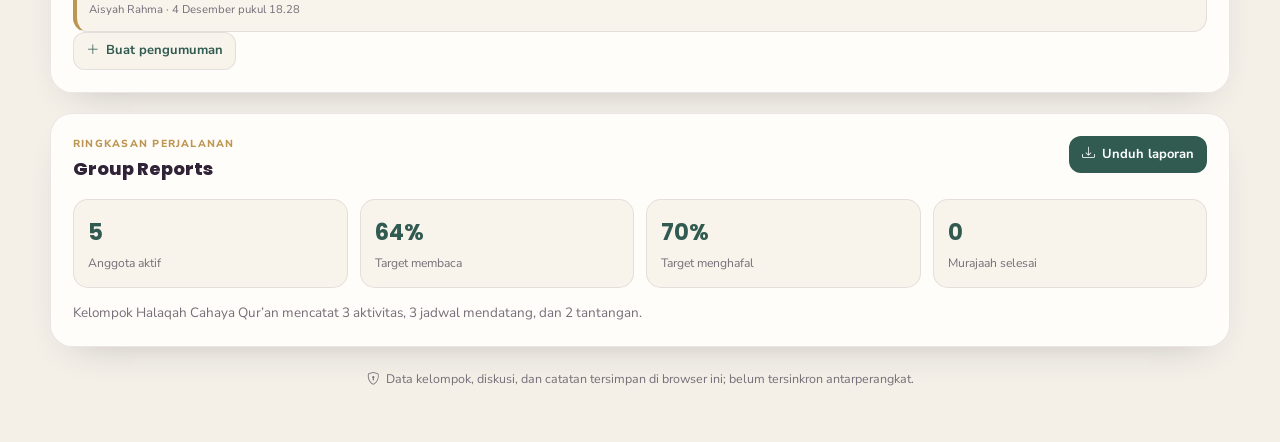
<file: group-learning.html>
<!DOCTYPE html>
<html lang="id">
<head>
  <meta charset="UTF-8">
  <meta name="viewport" content="width=device-width, initial-scale=1.0">
  <meta name="description" content="Dashboard belajar Al-Qur'an bersama komunitas AyatIfy.">
  <title>Group Learning &mdash; AyatIfy</title>
  <link rel="preconnect" href="https://fonts.googleapis.com">
  <link rel="preconnect" href="https://fonts.gstatic.com" crossorigin>
  <link href="https://fonts.googleapis.com/css2?family=Poppins:wght@400;500;600;700;800&family=Nunito+Sans:wght@400;500;600;700&display=swap" rel="stylesheet">
  <link href="assets/bootstrap.min.css" rel="stylesheet">
  <link rel="stylesheet" href="https://cdn.jsdelivr.net/npm/bootstrap-icons@1.11.3/font/bootstrap-icons.css">
  <link href="assets/style.css" rel="stylesheet">
  <link href="assets/dashboard.css" rel="stylesheet">
  <link href="assets/group-learning.css" rel="stylesheet">
</head>
<body class="learning-dashboard group-dashboard" data-theme="light">
  <header class="dashboard-topbar">
    <div class="dashboard-wrap dashboard-topbar-inner">
      <a class="hw-logo dashboard-logo" href="index.html#home" aria-label="AyatIfy beranda">
        <span class="hw-logo-mark"><i class="bi bi-book-half"></i></span>
        Ayat<span class="dot">Ify</span>
      </a>
      <div class="dashboard-topbar-actions">
        <div class="dashboard-clock" aria-label="Tanggal dan waktu saat ini">
          <i class="bi bi-calendar3" aria-hidden="true"></i>
          <div><span id="groupDate">Memuat tanggal...</span><strong id="groupTime">--:--:--</strong></div>
        </div>
        <button class="dashboard-theme-toggle" id="groupThemeToggle" type="button" aria-pressed="false">
          <i class="bi bi-moon-stars" aria-hidden="true"></i><span>Mode gelap</span>
        </button>
        <a class="dashboard-back-link" href="index.html#learn"><i class="bi bi-arrow-left" aria-hidden="true"></i> Kembali ke Learn</a>
      </div>
    </div>
  </header>

  <main class="dashboard-wrap dashboard-main">
    <div id="groupNotice" class="dashboard-notice" role="status" aria-live="polite" hidden></div>

    <section class="dashboard-welcome group-welcome" aria-labelledby="groupWelcomeTitle">
      <div class="dashboard-welcome-copy">
        <span class="dashboard-eyebrow"><i class="bi bi-people-fill" aria-hidden="true"></i> GROUP LEARNING</span>
        <h1 id="groupWelcomeTitle">Belajar bersama, bertumbuh bersama.</h1>
        <p id="groupWelcomeText" class="dashboard-motivation">Saling menyemangati dalam perjalanan membaca dan menghafal Al-Qur'an.</p>
        <div class="group-welcome-chips">
          <span><i class="bi bi-person-hearts" aria-hidden="true"></i> Komunitas</span>
          <span><i class="bi bi-chat-dots" aria-hidden="true"></i> Kolaborasi</span>
          <span><i class="bi bi-calendar-heart" aria-hidden="true"></i> Konsisten</span>
        </div>
      </div>
      <div class="dashboard-welcome-art group-welcome-art" aria-hidden="true">
        <span class="welcome-orbit welcome-orbit--one"></span>
        <span class="welcome-orbit welcome-orbit--two"></span>
        <span class="group-avatar group-avatar--one"><i class="bi bi-person-fill"></i></span>
        <span class="group-avatar group-avatar--two"><i class="bi bi-person-fill"></i></span>
        <span class="group-avatar group-avatar--three"><i class="bi bi-person-fill"></i></span>
        <span class="welcome-spark welcome-spark--one"><i class="bi bi-stars"></i></span>
      </div>
    </section>

    <div class="dashboard-grid group-grid">
      <section class="dashboard-panel group-overview-panel" aria-labelledby="groupOverviewTitle">
        <div class="dashboard-panel-heading group-overview-heading">
          <div>
            <span class="dashboard-panel-kicker">RUANG BELAJAR BERSAMA</span>
            <h2 id="groupOverviewTitle">Group Overview</h2>
          </div>
          <label class="group-switcher-label" for="groupSelect">Kelompok aktif</label>
          <select class="group-select" id="groupSelect" aria-label="Pilih kelompok belajar"></select>
        </div>
        <div class="group-overview-content">
          <div class="group-overview-copy">
            <h3 id="activeGroupName">Memuat kelompok...</h3>
            <p id="activeGroupDescription" class="dashboard-muted"></p>
            <div class="group-overview-meta">
              <span><i class="bi bi-people" aria-hidden="true"></i> <strong id="groupMemberCount">0</strong> anggota</span>
              <span><i class="bi bi-calendar3" aria-hidden="true"></i> Aktif sejak <strong id="groupCreatedDate">-</strong></span>
              <span id="currentRoleBadge" class="group-role-badge"></span>
            </div>
          </div>
          <div class="group-invite-box">
            <span class="dashboard-small-muted">KODE UNDANGAN</span>
            <div><strong id="groupInviteCode">------</strong><button id="copyInviteCode" type="button" aria-label="Salin kode undangan"><i class="bi bi-copy" aria-hidden="true"></i></button></div>
            <span class="dashboard-small-muted">Bagikan dengan anggota kelompok.</span>
          </div>
        </div>
        <div class="group-toolbar">
          <button class="dashboard-button dashboard-button--small" id="createGroupToggle" type="button" aria-controls="createGroupForm" aria-expanded="false"><i class="bi bi-plus-lg" aria-hidden="true"></i> Buat kelompok</button>
          <button class="dashboard-quiet-button dashboard-button--small" id="joinGroupToggle" type="button" aria-controls="joinGroupForm" aria-expanded="false"><i class="bi bi-box-arrow-in-right" aria-hidden="true"></i> Gabung dengan kode</button>
          <button class="dashboard-quiet-button dashboard-button--small" id="editGroupToggle" type="button" aria-controls="editGroupForm" aria-expanded="false"><i class="bi bi-pencil" aria-hidden="true"></i> Edit info</button>
        </div>
        <form class="dashboard-inline-form" id="createGroupForm" hidden>
          <h3>Buat kelompok belajar</h3>
          <div class="group-form-grid">
            <div><label for="newGroupName">Nama kelompok</label><input id="newGroupName" maxlength="70" required placeholder="Contoh: Halaqah Al-Kahfi"></div>
            <div><label for="newGroupDescription">Deskripsi</label><input id="newGroupDescription" maxlength="180" required placeholder="Tujuan dan kebiasaan kelompok"></div>
          </div>
          <div class="dashboard-form-actions">
            <button class="dashboard-button dashboard-button--small" type="submit">Buat dan buka</button>
            <button class="dashboard-quiet-button dashboard-button--small" data-cancel-form type="button">Batal</button>
          </div>
        </form>
        <form class="dashboard-inline-form" id="joinGroupForm" hidden>
          <h3>Gabung dengan kode</h3>
          <label for="joinCodeInput">Kode undangan kelompok</label>
          <div class="dashboard-form-row"><input id="joinCodeInput" maxlength="24" required placeholder="AYAT-XXXX"><button class="dashboard-button dashboard-button--small" type="submit">Gabung</button><button class="dashboard-quiet-button dashboard-button--small" data-cancel-form type="button">Batal</button></div>
          <p class="dashboard-small-muted">Kode hanya bisa ditemukan pada kelompok yang tersimpan di browser ini.</p>
        </form>
        <form class="dashboard-inline-form" id="editGroupForm" hidden>
          <h3>Edit informasi kelompok</h3>
          <div class="group-form-grid">
            <div><label for="editGroupName">Nama kelompok</label><input id="editGroupName" maxlength="70" required></div>
            <div><label for="editGroupDescription">Deskripsi</label><input id="editGroupDescription" maxlength="180" required></div>
          </div>
          <div class="dashboard-form-actions">
            <button class="dashboard-button dashboard-button--small" type="submit">Simpan info</button>
            <button class="dashboard-quiet-button dashboard-button--small" data-cancel-form type="button">Batal</button>
          </div>
        </form>
      </section>

      <section class="dashboard-panel group-members-panel" aria-labelledby="membersTitle">
        <div class="dashboard-panel-heading">
          <div><span class="dashboard-panel-kicker">KAWAN SEPERJALANAN</span><h2 id="membersTitle">Group Members</h2></div>
          <button class="dashboard-icon-button" id="addMemberToggle" type="button" aria-label="Tambah anggota" aria-controls="addMemberForm" aria-expanded="false"><i class="bi bi-person-plus" aria-hidden="true"></i></button>
        </div>
        <ul class="group-member-list" id="memberList" aria-live="polite"></ul>
        <form class="dashboard-inline-form" id="addMemberForm" hidden>
          <div class="group-form-grid">
            <div><label for="memberNameInput">Nama anggota</label><input id="memberNameInput" maxlength="50" required></div>
            <div><label for="memberRoleInput">Peran</label><select id="memberRoleInput"><option>Anggota</option><option>Mentor</option><option>Ketua</option></select></div>
          </div>
          <div class="dashboard-form-actions"><button class="dashboard-button dashboard-button--small" type="submit">Tambah anggota</button><button class="dashboard-quiet-button dashboard-button--small" data-cancel-form type="button">Batal</button></div>
        </form>
      </section>

      <section class="dashboard-panel group-shared-goals-panel" aria-labelledby="sharedGoalsTitle">
        <div class="dashboard-panel-heading">
          <div><span class="dashboard-panel-kicker">SATU TARGET, SATU SEMANGAT</span><h2 id="sharedGoalsTitle">Shared Learning Goals</h2></div>
          <button class="dashboard-icon-button" id="sharedGoalsToggle" type="button" aria-label="Atur target kelompok" aria-controls="sharedGoalsForm" aria-expanded="false"><i class="bi bi-sliders" aria-hidden="true"></i></button>
        </div>
        <div class="group-shared-goal">
          <div class="daily-goal-heading"><span><i class="bi bi-book" aria-hidden="true"></i> Membaca bersama</span><strong><span id="sharedReadingDone">0</span>/<span id="sharedReadingTarget">0</span> ayat</strong></div>
          <div class="dashboard-meter dashboard-meter--small" role="progressbar" aria-label="Progres target membaca kelompok" aria-valuemin="0" aria-valuemax="100" aria-valuenow="0" id="sharedReadingMeter"><span id="sharedReadingBar"></span></div>
          <button class="dashboard-quiet-button group-goal-action" type="button" data-shared-goal="reading"><i class="bi bi-plus-circle" aria-hidden="true"></i> Catat kontribusi</button>
        </div>
        <div class="group-shared-goal">
          <div class="daily-goal-heading"><span><i class="bi bi-stars" aria-hidden="true"></i> Menghafal bersama</span><strong><span id="sharedMemorizingDone">0</span>/<span id="sharedMemorizingTarget">0</span> ayat</strong></div>
          <div class="dashboard-meter dashboard-meter--small" role="progressbar" aria-label="Progres target menghafal kelompok" aria-valuemin="0" aria-valuemax="100" aria-valuenow="0" id="sharedMemorizingMeter"><span id="sharedMemorizingBar"></span></div>
          <button class="dashboard-quiet-button group-goal-action" type="button" data-shared-goal="memorizing"><i class="bi bi-plus-circle" aria-hidden="true"></i> Catat kontribusi</button>
        </div>
        <form class="dashboard-inline-form" id="sharedGoalsForm" hidden>
          <div class="group-form-grid">
            <div><label for="sharedReadingTargetInput">Target membaca (ayat)</label><input id="sharedReadingTargetInput" type="number" min="1" max="100000" required></div>
            <div><label for="sharedMemorizingTargetInput">Target menghafal (ayat)</label><input id="sharedMemorizingTargetInput" type="number" min="1" max="100000" required></div>
          </div>
          <div class="dashboard-form-actions"><button class="dashboard-button dashboard-button--small" type="submit">Simpan target</button><button class="dashboard-quiet-button dashboard-button--small" data-cancel-form type="button">Batal</button></div>
        </form>
      </section>

      <section class="dashboard-panel group-activities-panel" aria-labelledby="activitiesTitle">
        <div class="dashboard-panel-heading">
          <div><span class="dashboard-panel-kicker">KABAR KELOMPOK</span><h2 id="activitiesTitle">Group Activities</h2></div>
          <button class="dashboard-icon-button" id="activityToggle" type="button" aria-label="Tambah aktivitas kelompok" aria-controls="activityForm" aria-expanded="false"><i class="bi bi-plus-lg" aria-hidden="true"></i></button>
        </div>
        <ul class="dashboard-activity-list" id="groupActivityList" aria-live="polite"></ul>
        <form class="dashboard-inline-form" id="activityForm" hidden>
          <label for="activityInput">Aktivitas kelompok</label>
          <div class="dashboard-form-row"><input id="activityInput" maxlength="120" required placeholder="Contoh: Sesi tilawah bersama"><button class="dashboard-button dashboard-button--small" type="submit">Catat aktivitas</button><button class="dashboard-quiet-button dashboard-button--small" data-cancel-form type="button">Batal</button></div>
        </form>
      </section>

      <section class="dashboard-panel group-murajaah-panel" aria-labelledby="groupMurajaahTitle">
        <div class="dashboard-panel-heading">
          <div><span class="dashboard-panel-kicker">MENJAGA HAFALAN BERSAMA</span><h2 id="groupMurajaahTitle">Group Murajaah</h2></div>
          <button class="dashboard-icon-button" id="murajaahToggle" type="button" aria-label="Jadwalkan murajaah bersama" aria-controls="murajaahForm" aria-expanded="false"><i class="bi bi-calendar-plus" aria-hidden="true"></i></button>
        </div>
        <ul class="dashboard-item-list" id="murajaahList" aria-live="polite"></ul>
        <form class="dashboard-inline-form" id="murajaahForm" hidden>
          <div class="group-form-grid">
            <div><label for="murajaahTitleInput">Materi murajaah</label><input id="murajaahTitleInput" maxlength="100" required placeholder="Contoh: Murajaah Juz 30"></div>
            <div><label for="murajaahDateInput">Tanggal</label><input id="murajaahDateInput" type="date" required></div>
            <div><label for="murajaahTimeInput">Waktu</label><input id="murajaahTimeInput" type="time" required></div>
          </div>
          <div class="dashboard-form-actions"><button class="dashboard-button dashboard-button--small" type="submit">Jadwalkan</button><button class="dashboard-quiet-button dashboard-button--small" data-cancel-form type="button">Batal</button></div>
        </form>
      </section>

      <section class="dashboard-panel group-ziyadah-panel" aria-labelledby="groupZiyadahTitle">
        <div class="dashboard-panel-heading">
          <div><span class="dashboard-panel-kicker">HAFALAN BARU ANGGOTA</span><h2 id="groupZiyadahTitle">Group Ziyadah</h2></div>
          <button class="dashboard-icon-button" id="ziyadahTargetToggle" type="button" aria-label="Atur target ziyadah anggota" aria-controls="ziyadahTargetForm" aria-expanded="false"><i class="bi bi-bullseye" aria-hidden="true"></i></button>
        </div>
        <ul class="group-ziyadah-list" id="groupZiyadahList" aria-live="polite"></ul>
        <form class="dashboard-inline-form" id="ziyadahTargetForm" hidden>
          <div class="group-form-grid">
            <div><label for="ziyadahMemberSelect">Anggota</label><select id="ziyadahMemberSelect" required></select></div>
            <div><label for="ziyadahMemberTarget">Target baru (ayat)</label><input id="ziyadahMemberTarget" type="number" min="1" max="1000" required></div>
          </div>
          <div class="dashboard-form-actions"><button class="dashboard-button dashboard-button--small" type="submit">Simpan target</button><button class="dashboard-quiet-button dashboard-button--small" data-cancel-form type="button">Batal</button></div>
        </form>
      </section>

      <section class="dashboard-panel group-discussion-panel" aria-labelledby="discussionTitle">
        <div class="dashboard-panel-heading">
          <div><span class="dashboard-panel-kicker">SALING MENYAPA DAN BERBAGI</span><h2 id="discussionTitle">Discussion Room</h2></div>
          <span class="dashboard-panel-icon"><i class="bi bi-chat-heart" aria-hidden="true"></i></span>
        </div>
        <ol class="group-discussion-list" id="discussionList" role="log" aria-live="polite" aria-relevant="additions"></ol>
        <form class="group-message-form" id="discussionForm">
          <label class="dashboard-muted" for="discussionInput">Pesan untuk kelompok</label>
          <textarea id="discussionInput" rows="2" maxlength="500" required placeholder="Tulis pesan yang membangun..."></textarea>
          <div class="dashboard-form-actions"><button class="dashboard-button dashboard-button--small" type="submit"><i class="bi bi-send" aria-hidden="true"></i> Kirim pesan</button></div>
        </form>
      </section>

      <section class="dashboard-panel group-leaderboard-panel" aria-labelledby="leaderboardTitle">
        <div class="dashboard-panel-heading">
          <div><span class="dashboard-panel-kicker">APRESIASI USAHA BERSAMA</span><h2 id="leaderboardTitle">Group Leaderboard</h2></div>
          <span class="dashboard-panel-icon"><i class="bi bi-trophy" aria-hidden="true"></i></span>
        </div>
        <p class="dashboard-small-muted">Poin berasal dari kontribusi target bersama dan ziyadah.</p>
        <ol class="group-leaderboard-list" id="leaderboardList" aria-live="polite"></ol>
      </section>

      <section class="dashboard-panel group-calendar-panel" aria-labelledby="calendarTitle">
        <div class="dashboard-panel-heading">
          <div><span class="dashboard-panel-kicker">AGENDA KELOMPOK</span><h2 id="calendarTitle">Group Calendar</h2></div>
          <button class="dashboard-icon-button" id="calendarToggle" type="button" aria-label="Tambah jadwal kelompok" aria-controls="calendarForm" aria-expanded="false"><i class="bi bi-calendar-plus" aria-hidden="true"></i></button>
        </div>
        <ul class="dashboard-item-list" id="calendarList" aria-live="polite"></ul>
        <form class="dashboard-inline-form" id="calendarForm" hidden>
          <div class="group-form-grid">
            <div><label for="eventTitleInput">Nama kegiatan</label><input id="eventTitleInput" maxlength="100" required placeholder="Contoh: Halaqah pekanan"></div>
            <div><label for="eventTypeInput">Jenis kegiatan</label><select id="eventTypeInput"><option>Halaqah</option><option>Setoran</option><option>Murajaah</option><option>Kegiatan</option></select></div>
            <div><label for="eventDateInput">Tanggal</label><input id="eventDateInput" type="date" required></div>
            <div><label for="eventTimeInput">Waktu</label><input id="eventTimeInput" type="time" required></div>
          </div>
          <div class="dashboard-form-actions"><button class="dashboard-button dashboard-button--small" type="submit">Tambah jadwal</button><button class="dashboard-quiet-button dashboard-button--small" data-cancel-form type="button">Batal</button></div>
        </form>
      </section>

      <section class="dashboard-panel group-challenges-panel" aria-labelledby="challengesTitle">
        <div class="dashboard-panel-heading">
          <div><span class="dashboard-panel-kicker">TANTANGAN KEKOMPAKAN</span><h2 id="challengesTitle">Group Challenges</h2></div>
          <button class="dashboard-icon-button" id="challengeToggle" type="button" aria-label="Tambah tantangan kelompok" aria-controls="challengeForm" aria-expanded="false"><i class="bi bi-plus-lg" aria-hidden="true"></i></button>
        </div>
        <ul class="group-challenge-list" id="challengeList" aria-live="polite"></ul>
        <form class="dashboard-inline-form" id="challengeForm" hidden>
          <div class="group-form-grid">
            <div><label for="challengeTitleInput">Nama tantangan</label><input id="challengeTitleInput" maxlength="100" required placeholder="Contoh: 7 hari membaca bersama"></div>
            <div><label for="challengeTargetInput">Target (ayat)</label><input id="challengeTargetInput" type="number" min="1" max="100000" required></div>
          </div>
          <div class="dashboard-form-actions"><button class="dashboard-button dashboard-button--small" type="submit">Buat tantangan</button><button class="dashboard-quiet-button dashboard-button--small" data-cancel-form type="button">Batal</button></div>
        </form>
      </section>

      <section class="dashboard-panel group-notes-panel" aria-labelledby="sharedNotesTitle">
        <div class="dashboard-panel-heading">
          <div><span class="dashboard-panel-kicker">MATERI YANG DIBAGIKAN</span><h2 id="sharedNotesTitle">Shared Notes</h2></div>
          <button class="dashboard-icon-button" id="sharedNoteToggle" type="button" aria-label="Tambah catatan bersama" aria-controls="sharedNoteForm" aria-expanded="false"><i class="bi bi-journal-plus" aria-hidden="true"></i></button>
        </div>
        <ul class="group-shared-notes-list" id="sharedNotesList" aria-live="polite"></ul>
        <form class="dashboard-inline-form" id="sharedNoteForm" hidden>
          <label for="sharedNoteTitleInput">Judul catatan</label>
          <input id="sharedNoteTitleInput" maxlength="80" required placeholder="Contoh: Catatan hukum tajwid">
          <label for="sharedNoteBodyInput">Isi catatan</label>
          <textarea id="sharedNoteBodyInput" rows="3" maxlength="700" required></textarea>
          <div class="dashboard-form-actions"><button class="dashboard-button dashboard-button--small" type="submit">Bagikan catatan</button><button class="dashboard-quiet-button dashboard-button--small" data-cancel-form type="button">Batal</button></div>
        </form>
      </section>

      <section class="dashboard-panel group-announcements-panel" aria-labelledby="announcementTitle">
        <div class="dashboard-panel-heading">
          <div><span class="dashboard-panel-kicker">INFORMASI PENTING</span><h2 id="announcementTitle">Group Announcement</h2></div>
          <span class="dashboard-panel-icon"><i class="bi bi-megaphone" aria-hidden="true"></i></span>
        </div>
        <ul class="group-announcement-list" id="announcementList" aria-live="polite"></ul>
        <p id="announcementPermission" class="dashboard-small-muted" hidden>Hanya ketua atau mentor kelompok yang dapat membuat pengumuman.</p>
        <button class="dashboard-quiet-button dashboard-button--small" id="announcementToggle" type="button" aria-controls="announcementForm" aria-expanded="false"><i class="bi bi-plus-lg" aria-hidden="true"></i> Buat pengumuman</button>
        <form class="dashboard-inline-form" id="announcementForm" hidden>
          <label for="announcementHeadingInput">Judul pengumuman</label>
          <input id="announcementHeadingInput" maxlength="90" required>
          <label for="announcementBodyInput">Pesan</label>
          <textarea id="announcementBodyInput" rows="3" maxlength="500" required></textarea>
          <div class="dashboard-form-actions"><button class="dashboard-button dashboard-button--small" type="submit">Terbitkan</button><button class="dashboard-quiet-button dashboard-button--small" data-cancel-form type="button">Batal</button></div>
        </form>
      </section>

      <section class="dashboard-panel group-reports-panel" aria-labelledby="reportsTitle">
        <div class="dashboard-panel-heading">
          <div><span class="dashboard-panel-kicker">RINGKASAN PERJALANAN</span><h2 id="reportsTitle">Group Reports</h2></div>
          <button class="dashboard-button dashboard-button--small" id="downloadReport" type="button"><i class="bi bi-download" aria-hidden="true"></i> Unduh laporan</button>
        </div>
        <div class="group-report-stats" id="groupReportStats"></div>
        <p id="groupReportSummary" class="dashboard-muted"></p>
      </section>
    </div>
    <p class="dashboard-storage-note"><i class="bi bi-shield-lock" aria-hidden="true"></i> Data kelompok, diskusi, dan catatan tersimpan di browser ini; belum tersinkron antarperangkat.</p>
  </main>
  <script src="assets/group-learning.js"></script>
</body>
</html>
</file>
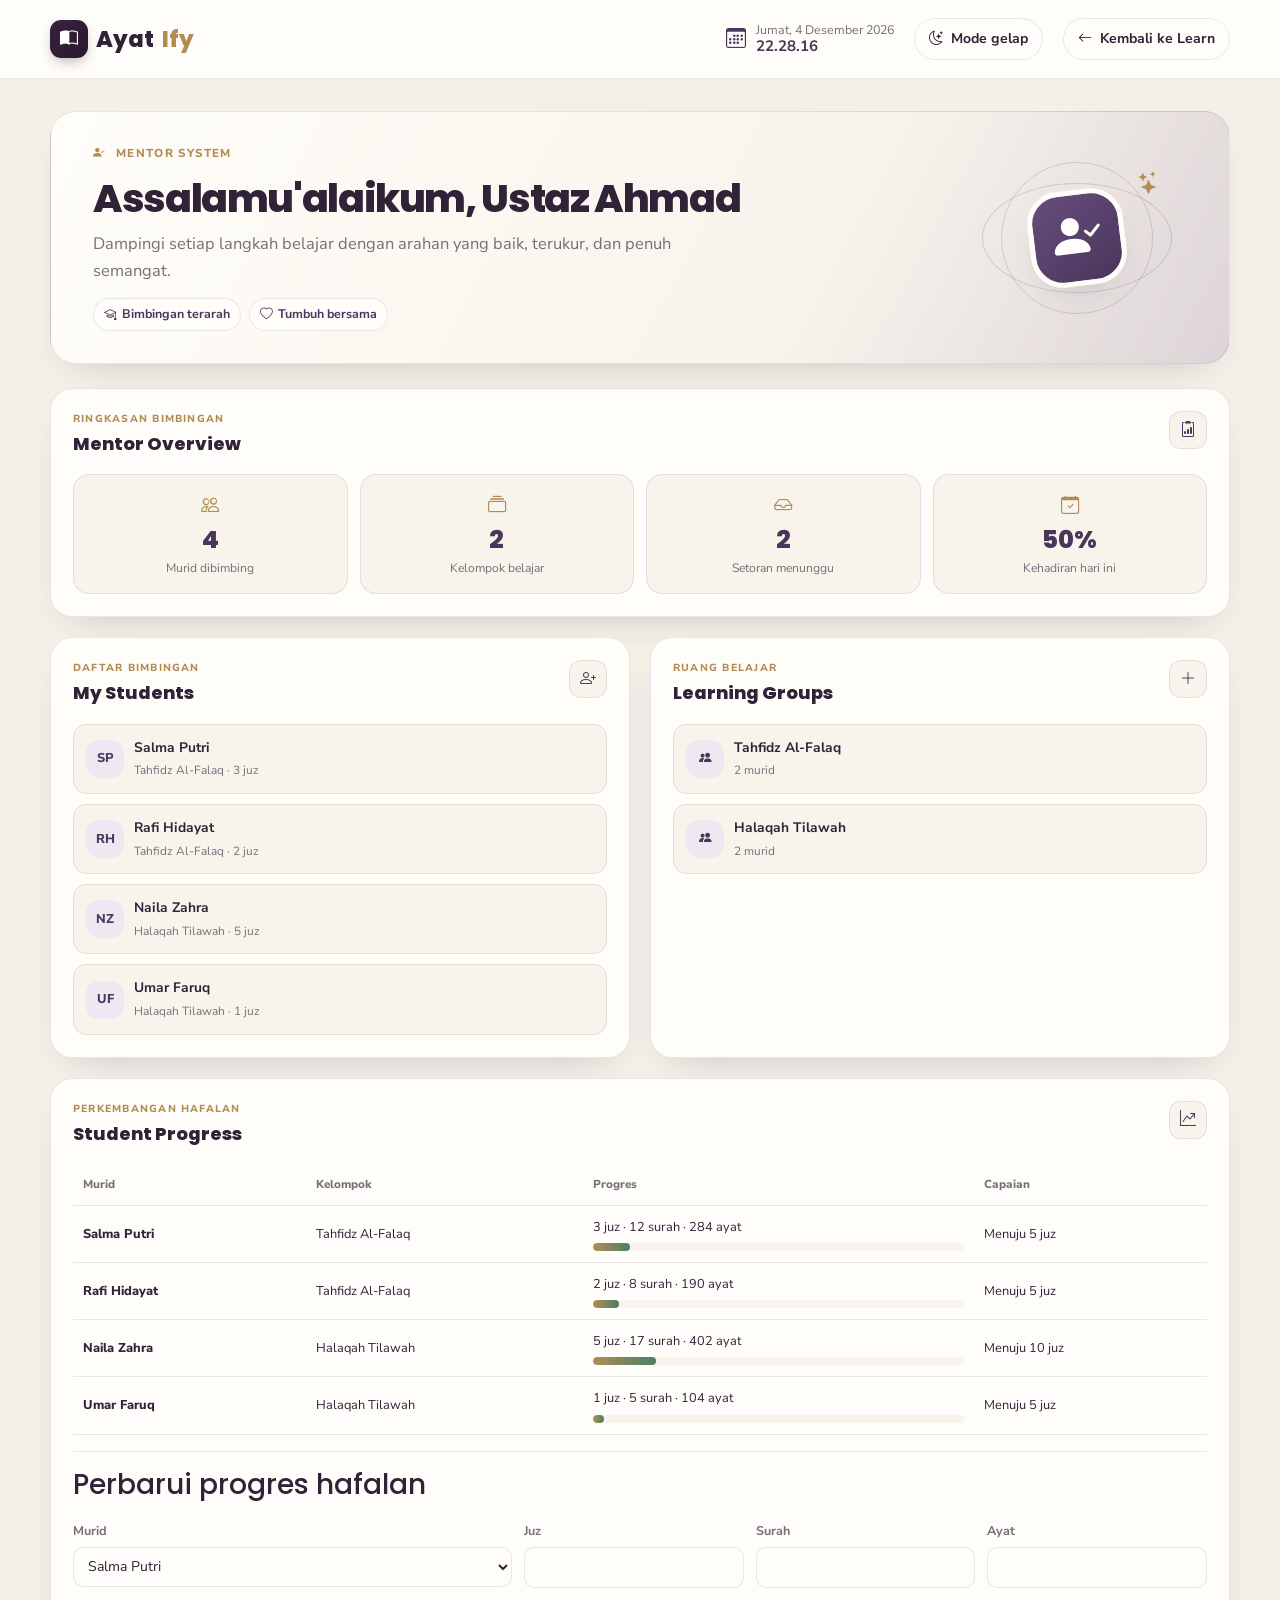
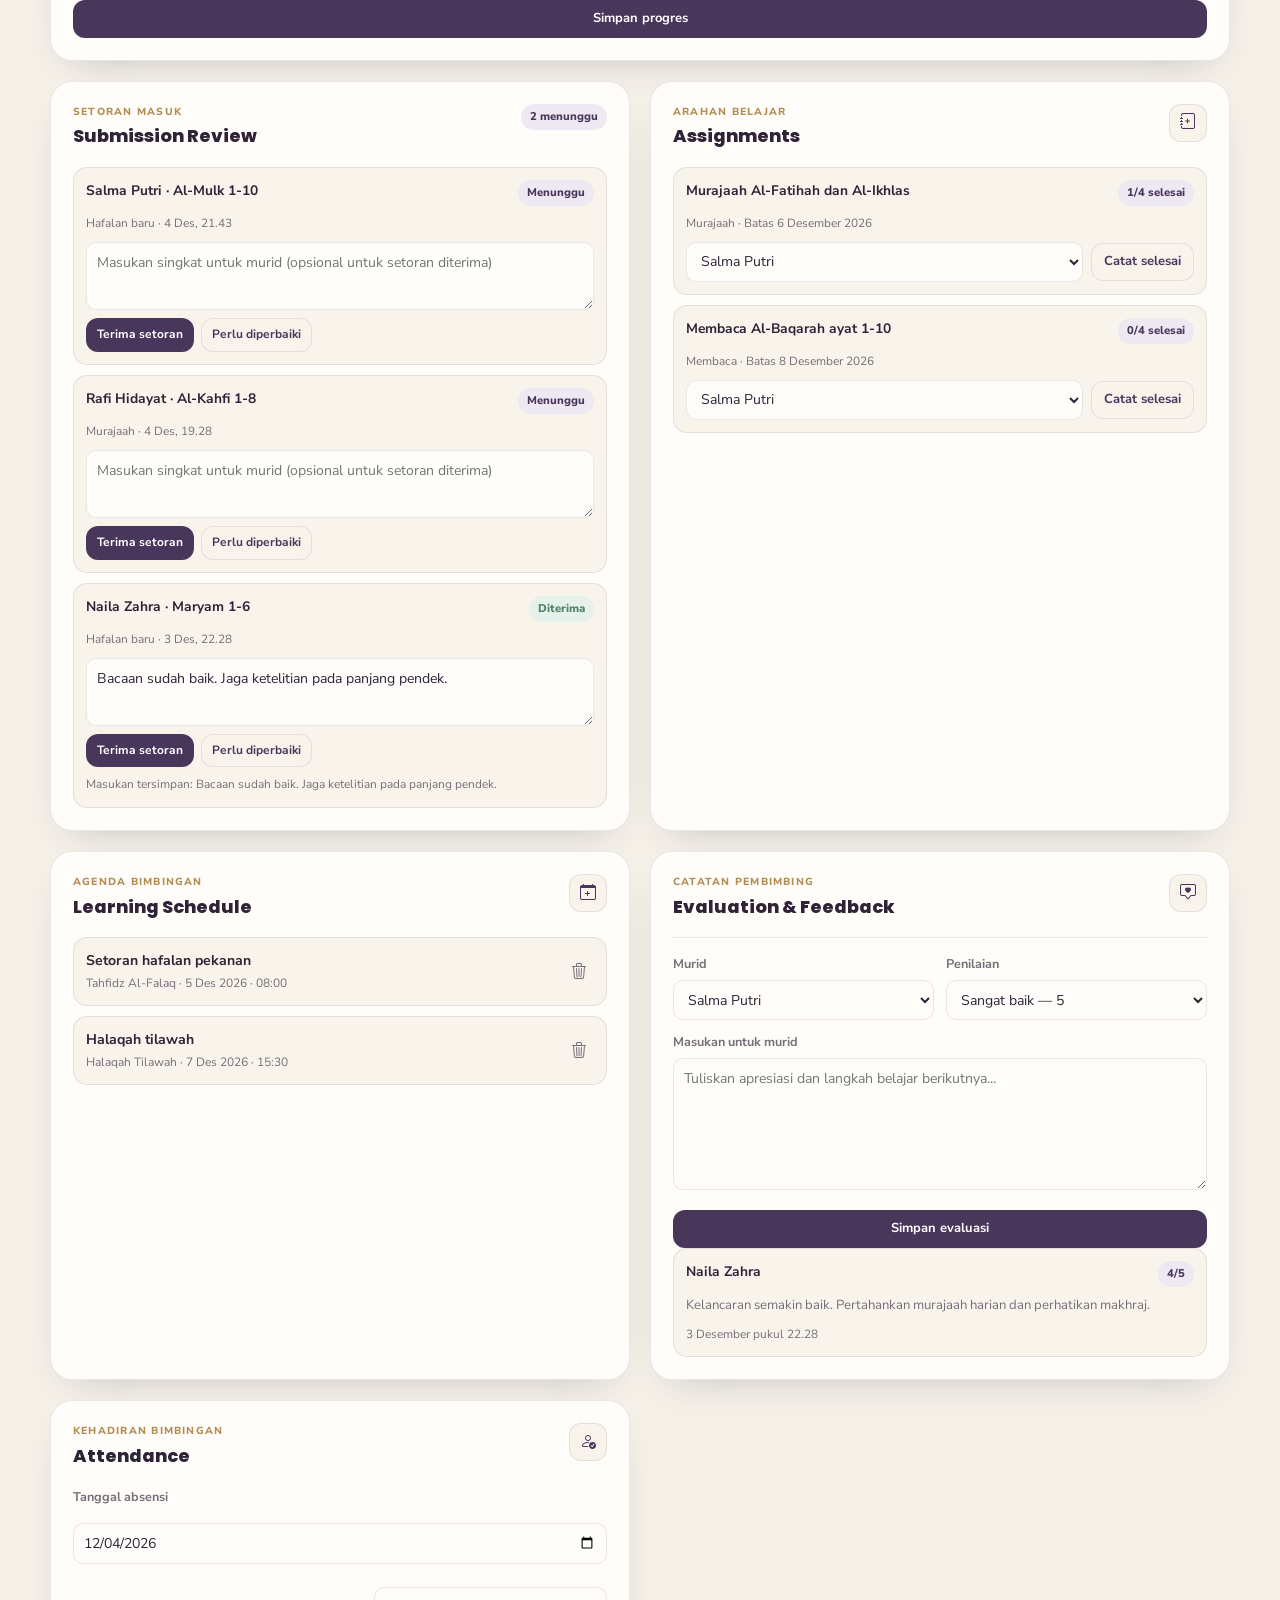
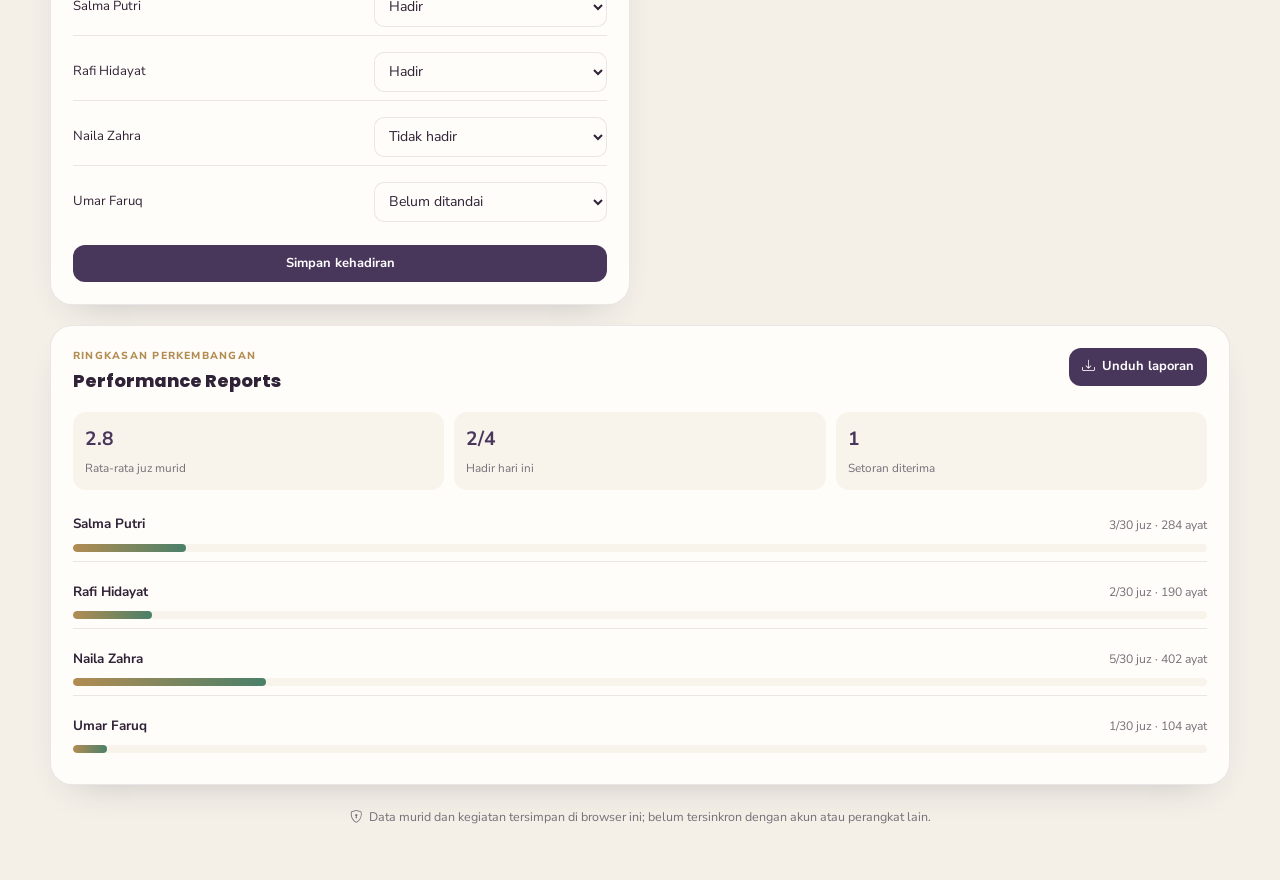
<file: mentor-system.html>
<!DOCTYPE html>
<html lang="id">
<head>
  <meta charset="UTF-8">
  <meta name="viewport" content="width=device-width, initial-scale=1.0">
  <meta name="description" content="Dashboard mentor untuk membimbing murid belajar dan menghafal Al-Qur'an di AyatIfy.">
  <title>Mentor System &mdash; AyatIfy</title>
  <link rel="preconnect" href="https://fonts.googleapis.com">
  <link rel="preconnect" href="https://fonts.gstatic.com" crossorigin>
  <link href="https://fonts.googleapis.com/css2?family=Poppins:wght@400;500;600;700;800&family=Nunito+Sans:wght@400;500;600;700&display=swap" rel="stylesheet">
  <link href="assets/bootstrap.min.css" rel="stylesheet">
  <link rel="stylesheet" href="https://cdn.jsdelivr.net/npm/bootstrap-icons@1.11.3/font/bootstrap-icons.css">
  <link href="assets/style.css" rel="stylesheet">
  <link href="assets/dashboard.css" rel="stylesheet">
  <link href="assets/mentor-system.css" rel="stylesheet">
</head>
<body class="learning-dashboard mentor-dashboard" data-theme="light">
  <header class="dashboard-topbar">
    <div class="dashboard-wrap dashboard-topbar-inner">
      <a class="hw-logo dashboard-logo" href="index.html#home" aria-label="AyatIfy beranda">
        <span class="hw-logo-mark"><i class="bi bi-book-half"></i></span>
        Ayat<span class="dot">Ify</span>
      </a>
      <div class="dashboard-topbar-actions">
        <div class="dashboard-clock" aria-label="Tanggal dan waktu saat ini">
          <i class="bi bi-calendar3" aria-hidden="true"></i>
          <div><span id="mentorDate">Memuat tanggal...</span><strong id="mentorTime">--:--:--</strong></div>
        </div>
        <button class="dashboard-theme-toggle" id="mentorThemeToggle" type="button" aria-pressed="false">
          <i class="bi bi-moon-stars" aria-hidden="true"></i><span>Mode gelap</span>
        </button>
        <a class="dashboard-back-link" href="index.html#learn"><i class="bi bi-arrow-left" aria-hidden="true"></i> Kembali ke Learn</a>
      </div>
    </div>
  </header>

  <main class="dashboard-wrap dashboard-main">
    <div id="mentorNotice" class="dashboard-notice" role="status" aria-live="polite" hidden></div>

    <section class="dashboard-welcome mentor-welcome" aria-labelledby="mentorWelcomeTitle">
      <div class="dashboard-welcome-copy">
        <span class="dashboard-eyebrow"><i class="bi bi-person-check-fill" aria-hidden="true"></i> MENTOR SYSTEM</span>
        <h1 id="mentorWelcomeTitle">Assalamu'alaikum, <span id="mentorName">Ustaz Ahmad</span></h1>
        <p class="dashboard-motivation">Dampingi setiap langkah belajar dengan arahan yang baik, terukur, dan penuh semangat.</p>
        <div class="mentor-welcome-chips">
          <span><i class="bi bi-mortarboard" aria-hidden="true"></i> Bimbingan terarah</span>
          <span><i class="bi bi-heart" aria-hidden="true"></i> Tumbuh bersama</span>
        </div>
      </div>
      <div class="dashboard-welcome-art mentor-welcome-art" aria-hidden="true">
        <span class="welcome-orbit welcome-orbit--one"></span>
        <span class="welcome-orbit welcome-orbit--two"></span>
        <span class="mentor-avatar"><i class="bi bi-person-check-fill"></i></span>
        <span class="welcome-spark welcome-spark--one"><i class="bi bi-stars"></i></span>
      </div>
    </section>

    <div class="dashboard-grid mentor-grid">
      <section class="dashboard-panel mentor-overview-panel" aria-labelledby="overviewTitle">
        <div class="dashboard-panel-heading">
          <div><span class="dashboard-panel-kicker">RINGKASAN BIMBINGAN</span><h2 id="overviewTitle">Mentor Overview</h2></div>
          <span class="dashboard-panel-icon"><i class="bi bi-clipboard2-data" aria-hidden="true"></i></span>
        </div>
        <div class="mentor-overview-metrics">
          <div class="mentor-metric"><span class="mentor-metric-icon"><i class="bi bi-people" aria-hidden="true"></i></span><strong id="overviewStudents">0</strong><span>Murid dibimbing</span></div>
          <div class="mentor-metric"><span class="mentor-metric-icon"><i class="bi bi-collection" aria-hidden="true"></i></span><strong id="overviewGroups">0</strong><span>Kelompok belajar</span></div>
          <div class="mentor-metric"><span class="mentor-metric-icon"><i class="bi bi-inbox" aria-hidden="true"></i></span><strong id="overviewSubmissions">0</strong><span>Setoran menunggu</span></div>
          <div class="mentor-metric"><span class="mentor-metric-icon"><i class="bi bi-calendar-check" aria-hidden="true"></i></span><strong id="overviewAttendance">0%</strong><span>Kehadiran hari ini</span></div>
        </div>
      </section>

      <section class="dashboard-panel mentor-students-panel" aria-labelledby="studentsTitle">
        <div class="dashboard-panel-heading">
          <div><span class="dashboard-panel-kicker">DAFTAR BIMBINGAN</span><h2 id="studentsTitle">My Students</h2></div>
          <button class="dashboard-icon-button" id="studentFormToggle" type="button" aria-label="Tambah murid" aria-controls="studentForm" aria-expanded="false"><i class="bi bi-person-plus" aria-hidden="true"></i></button>
        </div>
        <ul class="mentor-student-list" id="studentList" aria-live="polite"></ul>
        <form class="dashboard-inline-form" id="studentForm" hidden>
          <div class="mentor-form-grid">
            <div><label for="studentNameInput">Nama murid</label><input id="studentNameInput" maxlength="60" required placeholder="Nama lengkap murid"></div>
            <div><label for="studentGroupInput">Kelompok belajar</label><select id="studentGroupInput" required></select></div>
          </div>
          <div class="dashboard-form-actions">
            <button class="dashboard-button dashboard-button--small" type="submit">Tambah murid</button>
            <button class="dashboard-quiet-button dashboard-button--small" data-cancel-form type="button">Batal</button>
          </div>
        </form>
      </section>

      <section class="dashboard-panel mentor-groups-panel" aria-labelledby="groupsTitle">
        <div class="dashboard-panel-heading">
          <div><span class="dashboard-panel-kicker">RUANG BELAJAR</span><h2 id="groupsTitle">Learning Groups</h2></div>
          <button class="dashboard-icon-button" id="groupFormToggle" type="button" aria-label="Buat kelompok belajar" aria-controls="groupForm" aria-expanded="false"><i class="bi bi-plus-lg" aria-hidden="true"></i></button>
        </div>
        <ul class="mentor-group-list" id="groupList" aria-live="polite"></ul>
        <form class="dashboard-inline-form" id="groupForm" hidden>
          <label for="groupNameInput">Nama kelompok baru</label>
          <div class="dashboard-form-row"><input id="groupNameInput" maxlength="70" required placeholder="Contoh: Tahfidz Al-Kahfi"><button class="dashboard-button dashboard-button--small" type="submit">Buat kelompok</button><button class="dashboard-quiet-button dashboard-button--small" data-cancel-form type="button">Batal</button></div>
        </form>
      </section>

      <section class="dashboard-panel mentor-progress-panel" aria-labelledby="progressTitle">
        <div class="dashboard-panel-heading">
          <div><span class="dashboard-panel-kicker">PERKEMBANGAN HAFALAN</span><h2 id="progressTitle">Student Progress</h2></div>
          <span class="dashboard-panel-icon"><i class="bi bi-graph-up-arrow" aria-hidden="true"></i></span>
        </div>
        <div class="mentor-table-wrap">
          <table class="mentor-table">
            <thead><tr><th scope="col">Murid</th><th scope="col">Kelompok</th><th scope="col">Progres</th><th scope="col">Capaian</th></tr></thead>
            <tbody id="progressTableBody"></tbody>
          </table>
        </div>
        <form class="dashboard-inline-form" id="progressForm">
          <h3>Perbarui progres hafalan</h3>
          <div class="mentor-progress-form-grid">
            <div><label for="progressStudentInput">Murid</label><select id="progressStudentInput" required></select></div>
            <div><label for="progressJuzInput">Juz</label><input id="progressJuzInput" type="number" min="0" max="30" required></div>
            <div><label for="progressSurahInput">Surah</label><input id="progressSurahInput" type="number" min="0" max="114" required></div>
            <div><label for="progressAyatInput">Ayat</label><input id="progressAyatInput" type="number" min="0" max="6236" required></div>
          </div>
          <button class="dashboard-button dashboard-button--small" type="submit">Simpan progres</button>
        </form>
      </section>

      <section class="dashboard-panel mentor-submissions-panel" aria-labelledby="submissionsTitle">
        <div class="dashboard-panel-heading">
          <div><span class="dashboard-panel-kicker">SETORAN MASUK</span><h2 id="submissionsTitle">Submission Review</h2></div>
          <span class="mentor-count-badge" id="pendingSubmissionBadge">0 menunggu</span>
        </div>
        <ul class="mentor-submission-list" id="submissionList" aria-live="polite"></ul>
      </section>

      <section class="dashboard-panel mentor-assignments-panel" aria-labelledby="assignmentsTitle">
        <div class="dashboard-panel-heading">
          <div><span class="dashboard-panel-kicker">ARAHAN BELAJAR</span><h2 id="assignmentsTitle">Assignments</h2></div>
          <button class="dashboard-icon-button" id="assignmentFormToggle" type="button" aria-label="Buat tugas belajar" aria-controls="assignmentForm" aria-expanded="false"><i class="bi bi-journal-plus" aria-hidden="true"></i></button>
        </div>
        <ul class="mentor-assignment-list" id="assignmentList" aria-live="polite"></ul>
        <form class="dashboard-inline-form" id="assignmentForm" hidden>
          <div class="mentor-form-grid">
            <div><label for="assignmentTitleInput">Nama tugas</label><input id="assignmentTitleInput" maxlength="100" required placeholder="Contoh: Murajaah Al-Mulk ayat 1-10"></div>
            <div><label for="assignmentTypeInput">Jenis tugas</label><select id="assignmentTypeInput"><option>Membaca</option><option>Menghafal</option><option>Murajaah</option></select></div>
            <div><label for="assignmentDueInput">Batas waktu</label><input id="assignmentDueInput" type="date" required></div>
          </div>
          <div class="dashboard-form-actions">
            <button class="dashboard-button dashboard-button--small" type="submit">Bagikan tugas</button>
            <button class="dashboard-quiet-button dashboard-button--small" data-cancel-form type="button">Batal</button>
          </div>
        </form>
      </section>

      <section class="dashboard-panel mentor-schedule-panel" aria-labelledby="scheduleTitle">
        <div class="dashboard-panel-heading">
          <div><span class="dashboard-panel-kicker">AGENDA BIMBINGAN</span><h2 id="scheduleTitle">Learning Schedule</h2></div>
          <button class="dashboard-icon-button" id="scheduleFormToggle" type="button" aria-label="Tambah jadwal pembelajaran" aria-controls="scheduleForm" aria-expanded="false"><i class="bi bi-calendar-plus" aria-hidden="true"></i></button>
        </div>
        <ul class="dashboard-item-list" id="scheduleList" aria-live="polite"></ul>
        <form class="dashboard-inline-form" id="scheduleForm" hidden>
          <div class="mentor-form-grid">
            <div><label for="scheduleTitleInput">Nama kegiatan</label><input id="scheduleTitleInput" maxlength="100" required placeholder="Contoh: Setoran hafalan"></div>
            <div><label for="scheduleGroupInput">Kelompok</label><select id="scheduleGroupInput" required></select></div>
            <div><label for="scheduleDateInput">Tanggal</label><input id="scheduleDateInput" type="date" required></div>
            <div><label for="scheduleTimeInput">Waktu</label><input id="scheduleTimeInput" type="time" required></div>
          </div>
          <div class="dashboard-form-actions">
            <button class="dashboard-button dashboard-button--small" type="submit">Tambah jadwal</button>
            <button class="dashboard-quiet-button dashboard-button--small" data-cancel-form type="button">Batal</button>
          </div>
        </form>
      </section>

      <section class="dashboard-panel mentor-evaluation-panel" aria-labelledby="evaluationTitle">
        <div class="dashboard-panel-heading">
          <div><span class="dashboard-panel-kicker">CATATAN PEMBIMBING</span><h2 id="evaluationTitle">Evaluation &amp; Feedback</h2></div>
          <span class="dashboard-panel-icon"><i class="bi bi-chat-square-heart" aria-hidden="true"></i></span>
        </div>
        <form class="dashboard-inline-form mentor-evaluation-form" id="evaluationForm">
          <div class="mentor-form-grid">
            <div><label for="evaluationStudentInput">Murid</label><select id="evaluationStudentInput" required></select></div>
            <div><label for="evaluationRatingInput">Penilaian</label><select id="evaluationRatingInput"><option value="5">Sangat baik — 5</option><option value="4">Baik — 4</option><option value="3">Berkembang — 3</option><option value="2">Perlu latihan — 2</option><option value="1">Perlu pendampingan — 1</option></select></div>
          </div>
          <div><label for="evaluationFeedbackInput">Masukan untuk murid</label><textarea id="evaluationFeedbackInput" rows="3" maxlength="500" required placeholder="Tuliskan apresiasi dan langkah belajar berikutnya..."></textarea></div>
          <button class="dashboard-button dashboard-button--small" type="submit">Simpan evaluasi</button>
        </form>
        <ul class="mentor-feedback-list" id="evaluationList" aria-live="polite"></ul>
      </section>

      <section class="dashboard-panel mentor-attendance-panel" aria-labelledby="attendanceTitle">
        <div class="dashboard-panel-heading">
          <div><span class="dashboard-panel-kicker">KEHADIRAN BIMBINGAN</span><h2 id="attendanceTitle">Attendance</h2></div>
          <span class="dashboard-panel-icon"><i class="bi bi-person-check" aria-hidden="true"></i></span>
        </div>
        <form class="mentor-attendance-form" id="attendanceForm">
          <label for="attendanceDateInput">Tanggal absensi</label>
          <input id="attendanceDateInput" type="date" required>
          <div class="mentor-attendance-list" id="attendanceList"></div>
          <button class="dashboard-button dashboard-button--small" type="submit">Simpan kehadiran</button>
        </form>
      </section>

      <section class="dashboard-panel mentor-reports-panel" aria-labelledby="reportsTitle">
        <div class="dashboard-panel-heading">
          <div><span class="dashboard-panel-kicker">RINGKASAN PERKEMBANGAN</span><h2 id="reportsTitle">Performance Reports</h2></div>
          <button class="dashboard-button dashboard-button--small" id="downloadReport" type="button"><i class="bi bi-download" aria-hidden="true"></i> Unduh laporan</button>
        </div>
        <div class="mentor-report-stats" id="reportStats"></div>
        <ul class="mentor-report-list" id="reportStudentList"></ul>
      </section>
    </div>
    <p class="dashboard-storage-note"><i class="bi bi-shield-lock" aria-hidden="true"></i> Data murid dan kegiatan tersimpan di browser ini; belum tersinkron dengan akun atau perangkat lain.</p>
  </main>
  <script src="assets/mentor-system.js"></script>
</body>
</html>
</file>
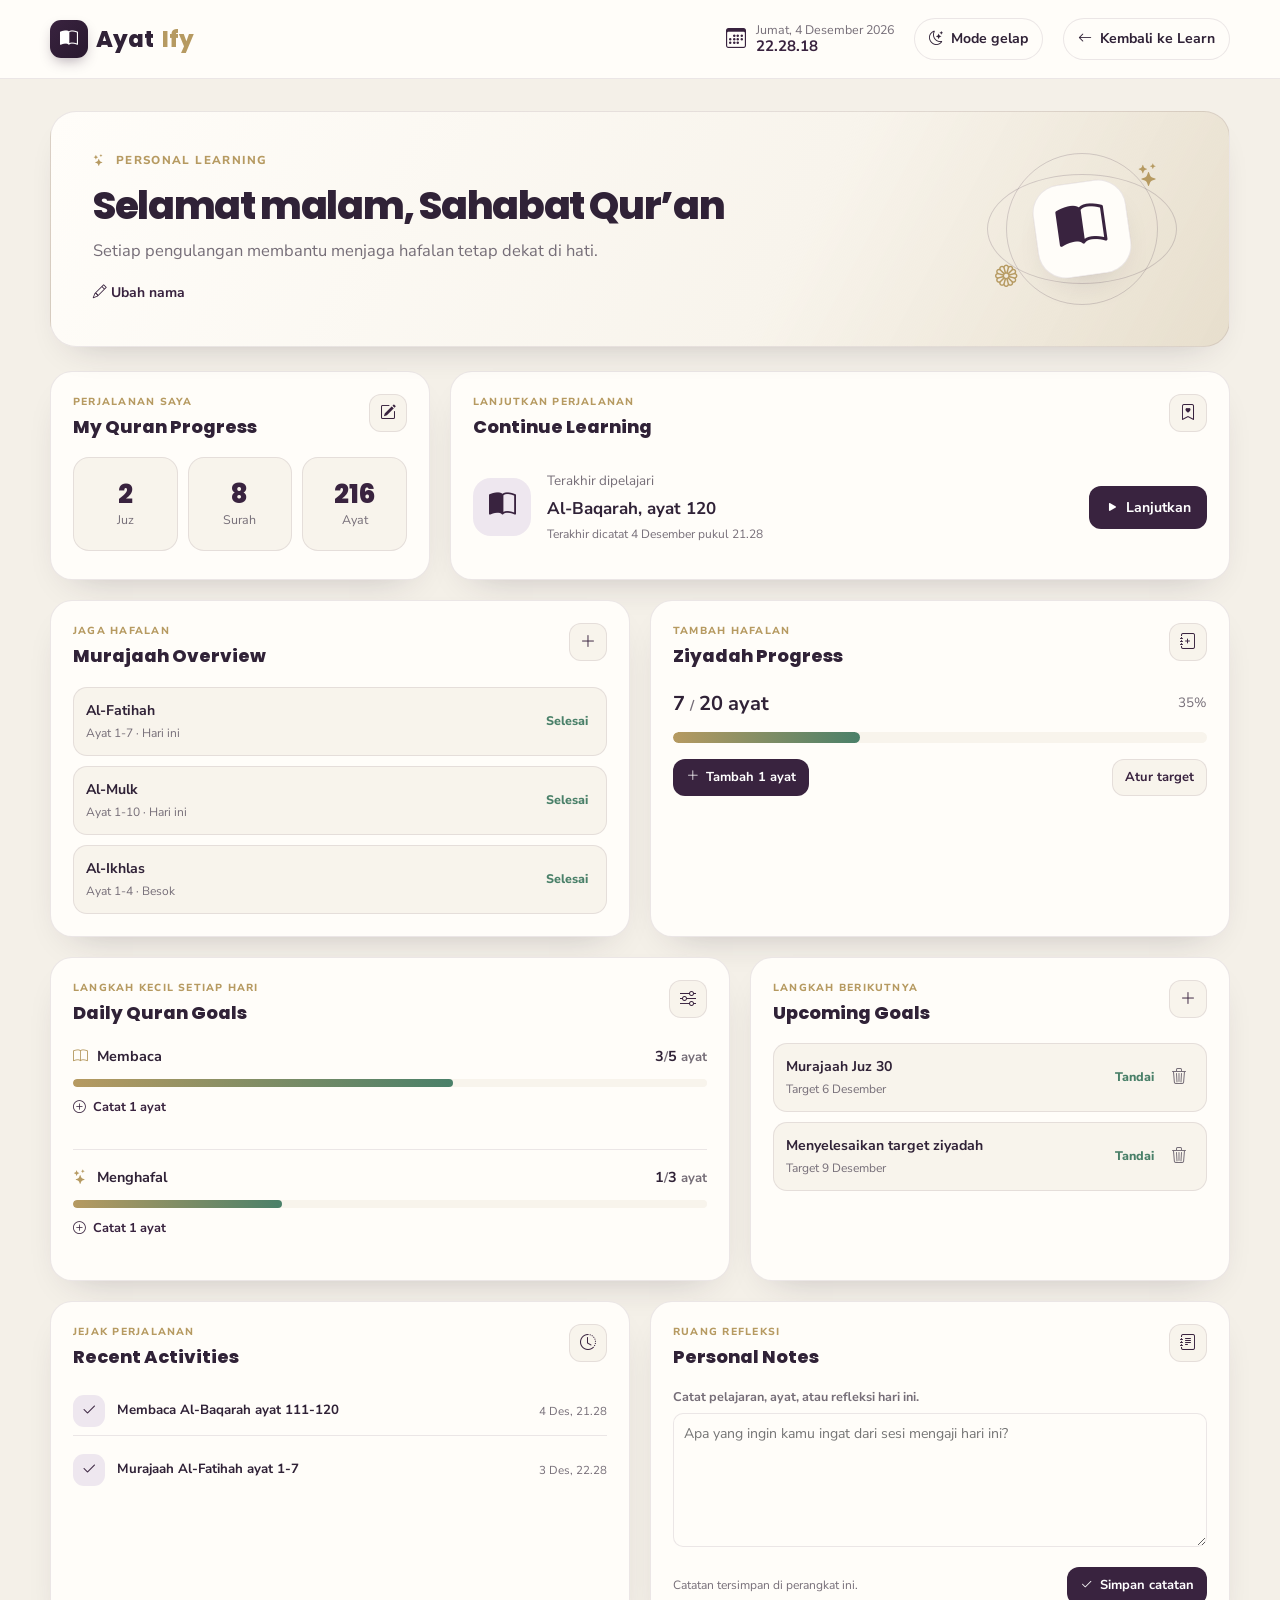
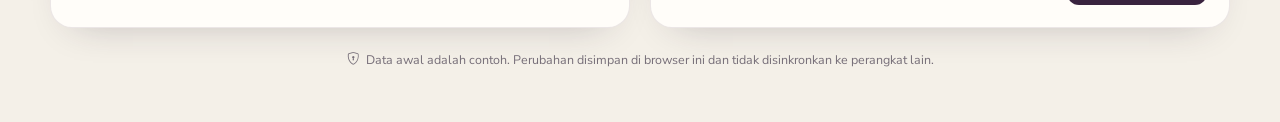
<file: personal-learning.html>
<!DOCTYPE html>
<html lang="id">
<head>
  <meta charset="UTF-8">
  <meta name="viewport" content="width=device-width, initial-scale=1.0">
  <meta name="description" content="Dashboard belajar Al-Qur'an personal AyatIfy.">
  <title>Personal Learning &mdash; AyatIfy</title>
  <link rel="preconnect" href="https://fonts.googleapis.com">
  <link rel="preconnect" href="https://fonts.gstatic.com" crossorigin>
  <link href="https://fonts.googleapis.com/css2?family=Poppins:wght@400;500;600;700;800&family=Nunito+Sans:wght@400;500;600;700&display=swap" rel="stylesheet">
  <link href="assets/bootstrap.min.css" rel="stylesheet">
  <link rel="stylesheet" href="https://cdn.jsdelivr.net/npm/bootstrap-icons@1.11.3/font/bootstrap-icons.css">
  <link href="assets/style.css" rel="stylesheet">
  <link href="assets/dashboard.css?v=2" rel="stylesheet">
</head>
<body class="learning-dashboard" data-theme="light">
  <header class="dashboard-topbar">
    <div class="dashboard-wrap dashboard-topbar-inner">
      <a class="hw-logo dashboard-logo" href="index.html#home" aria-label="AyatIfy beranda">
        <span class="hw-logo-mark"><i class="bi bi-book-half"></i></span>
        Ayat<span class="dot">Ify</span>
      </a>
      <div class="dashboard-topbar-actions">
        <div class="dashboard-clock" aria-label="Tanggal dan waktu saat ini">
          <i class="bi bi-calendar3" aria-hidden="true"></i>
          <div>
            <span id="dashboardDate">Memuat tanggal...</span>
            <strong id="dashboardTime">--:--:--</strong>
          </div>
        </div>
        <button class="dashboard-theme-toggle" id="themeToggle" type="button" aria-pressed="false">
          <i class="bi bi-moon-stars" aria-hidden="true"></i>
          <span>Mode gelap</span>
        </button>
        <a class="dashboard-back-link" href="index.html#learn"><i class="bi bi-arrow-left" aria-hidden="true"></i> Kembali ke Learn</a>
      </div>
    </div>
  </header>

  <main class="dashboard-wrap dashboard-main">
    <div id="dashboardNotice" class="dashboard-notice" role="status" aria-live="polite" hidden></div>

    <section class="dashboard-welcome" aria-labelledby="welcomeTitle">
      <div class="dashboard-welcome-copy">
        <span class="dashboard-eyebrow"><i class="bi bi-stars" aria-hidden="true"></i> PERSONAL LEARNING</span>
        <h1 id="welcomeTitle"><span id="greeting">Assalamu'alaikum</span>, <span id="userName">Sahabat Qur'an</span></h1>
        <p id="dailyMotivation" class="dashboard-motivation">Satu ayat yang dipelajari dengan sungguh-sungguh adalah langkah yang berarti.</p>
        <button class="dashboard-text-button" id="editNameToggle" type="button" aria-controls="nameForm" aria-expanded="false"><i class="bi bi-pencil" aria-hidden="true"></i> Ubah nama</button>
        <form class="dashboard-inline-form name-form" id="nameForm" hidden>
          <label for="nameInput">Nama sapaan</label>
          <div class="dashboard-form-row">
            <input id="nameInput" name="name" type="text" maxlength="40" autocomplete="given-name" required>
            <button class="dashboard-button dashboard-button--small" type="submit">Simpan</button>
            <button class="dashboard-quiet-button dashboard-button--small" id="cancelNameEdit" type="button">Batal</button>
          </div>
        </form>
      </div>
      <div class="dashboard-welcome-art" aria-hidden="true">
        <span class="welcome-orbit welcome-orbit--one"></span>
        <span class="welcome-orbit welcome-orbit--two"></span>
        <span class="welcome-book"><i class="bi bi-book-half"></i></span>
        <span class="welcome-spark welcome-spark--one"><i class="bi bi-stars"></i></span>
        <span class="welcome-spark welcome-spark--two"><i class="bi bi-flower1"></i></span>
      </div>
    </section>

    <div class="dashboard-grid">
      <section class="dashboard-panel progress-panel" aria-labelledby="progressTitle">
        <div class="dashboard-panel-heading">
          <div>
            <span class="dashboard-panel-kicker">PERJALANAN SAYA</span>
            <h2 id="progressTitle">My Quran Progress</h2>
          </div>
          <button class="dashboard-icon-button" id="editProgressToggle" type="button" aria-label="Atur progres Al-Qur'an" aria-controls="progressForm" aria-expanded="false">
            <i class="bi bi-pencil-square" aria-hidden="true"></i>
          </button>
        </div>
        <div class="quran-metrics">
          <div class="quran-metric">
            <strong id="progressJuz">0</strong>
            <span>Juz</span>
          </div>
          <div class="quran-metric">
            <strong id="progressSurah">0</strong>
            <span>Surah</span>
          </div>
          <div class="quran-metric">
            <strong id="progressAyat">0</strong>
            <span>Ayat</span>
          </div>
        </div>
        <form class="dashboard-inline-form" id="progressForm" hidden>
          <div class="dashboard-input-grid">
            <div><label for="progressJuzInput">Juz</label><input id="progressJuzInput" type="number" min="0" max="30" required></div>
            <div><label for="progressSurahInput">Surah</label><input id="progressSurahInput" type="number" min="0" max="114" required></div>
            <div><label for="progressAyatInput">Ayat</label><input id="progressAyatInput" type="number" min="0" max="6236" required></div>
          </div>
          <div class="dashboard-form-actions">
            <button class="dashboard-button dashboard-button--small" type="submit">Simpan progres</button>
            <button class="dashboard-quiet-button dashboard-button--small" data-cancel-form type="button">Batal</button>
          </div>
        </form>
      </section>

      <section class="dashboard-panel continue-panel" aria-labelledby="continueTitle">
        <div class="dashboard-panel-heading">
          <div>
            <span class="dashboard-panel-kicker">LANJUTKAN PERJALANAN</span>
            <h2 id="continueTitle">Continue Learning</h2>
          </div>
          <span class="dashboard-panel-icon"><i class="bi bi-bookmark-heart" aria-hidden="true"></i></span>
        </div>
        <div class="continue-content">
          <div class="continue-book-icon"><i class="bi bi-book-half" aria-hidden="true"></i></div>
          <div class="continue-copy">
            <span class="dashboard-muted">Terakhir dipelajari</span>
            <strong id="continueLocation">Al-Baqarah, ayat 120</strong>
            <span id="continueUpdated" class="dashboard-small-muted">Mulai perjalanan belajarmu hari ini.</span>
          </div>
          <button class="dashboard-button" id="continueToggle" type="button" aria-controls="continueForm" aria-expanded="false"><i class="bi bi-play-fill" aria-hidden="true"></i> Lanjutkan</button>
        </div>
        <form class="dashboard-inline-form" id="continueForm" hidden>
          <p class="dashboard-form-intro">Catat lokasi terakhir setelah melanjutkan sesi belajar.</p>
          <div class="dashboard-input-grid dashboard-input-grid--continue">
            <div><label for="continueSurahInput">Nama surah</label><input id="continueSurahInput" type="text" maxlength="60" required></div>
            <div><label for="continueAyatInput">Ayat terakhir</label><input id="continueAyatInput" type="number" min="1" max="6236" required></div>
          </div>
          <div class="dashboard-form-actions">
            <button class="dashboard-button dashboard-button--small" type="submit">Simpan sesi</button>
            <button class="dashboard-quiet-button dashboard-button--small" data-cancel-form type="button">Batal</button>
          </div>
        </form>
      </section>

      <section class="dashboard-panel murajaah-panel" aria-labelledby="murajaahTitle">
        <div class="dashboard-panel-heading">
          <div>
            <span class="dashboard-panel-kicker">JAGA HAFALAN</span>
            <h2 id="murajaahTitle">Murajaah Overview</h2>
          </div>
          <button class="dashboard-icon-button" id="addReviewToggle" type="button" aria-label="Tambah hafalan untuk murajaah" aria-controls="reviewForm" aria-expanded="false">
            <i class="bi bi-plus-lg" aria-hidden="true"></i>
          </button>
        </div>
        <ul class="dashboard-item-list" id="reviewList" aria-live="polite"></ul>
        <form class="dashboard-inline-form" id="reviewForm" hidden>
          <div class="dashboard-input-grid dashboard-input-grid--review">
            <div><label for="reviewSurahInput">Nama surah</label><input id="reviewSurahInput" type="text" maxlength="60" required></div>
            <div><label for="reviewRangeInput">Rentang ayat</label><input id="reviewRangeInput" type="text" maxlength="24" placeholder="1-7" required></div>
          </div>
          <div class="dashboard-form-actions">
            <button class="dashboard-button dashboard-button--small" type="submit">Tambah daftar</button>
            <button class="dashboard-quiet-button dashboard-button--small" data-cancel-form type="button">Batal</button>
          </div>
        </form>
      </section>

      <section class="dashboard-panel ziyadah-panel" aria-labelledby="ziyadahTitle">
        <div class="dashboard-panel-heading">
          <div>
            <span class="dashboard-panel-kicker">TAMBAH HAFALAN</span>
            <h2 id="ziyadahTitle">Ziyadah Progress</h2>
          </div>
          <span class="dashboard-panel-icon"><i class="bi bi-journal-plus" aria-hidden="true"></i></span>
        </div>
        <div class="dashboard-progress-copy">
          <strong><span id="ziyadahCompleted">0</span> <span class="dashboard-muted">/</span> <span id="ziyadahTarget">0</span> ayat</strong>
          <span id="ziyadahPercent" class="dashboard-muted">0%</span>
        </div>
        <div class="dashboard-meter" role="progressbar" aria-label="Progres ziyadah" aria-valuemin="0" aria-valuemax="100" aria-valuenow="0" id="ziyadahMeter">
          <span id="ziyadahBar"></span>
        </div>
        <div class="dashboard-action-row">
          <button class="dashboard-button dashboard-button--small" id="addZiyadahAyat" type="button"><i class="bi bi-plus-lg" aria-hidden="true"></i> Tambah 1 ayat</button>
          <button class="dashboard-quiet-button dashboard-button--small" id="ziyadahGoalToggle" type="button" aria-controls="ziyadahForm" aria-expanded="false">Atur target</button>
        </div>
        <form class="dashboard-inline-form" id="ziyadahForm" hidden>
          <label for="ziyadahTargetInput">Target hafalan baru (ayat)</label>
          <div class="dashboard-form-row">
            <input id="ziyadahTargetInput" type="number" min="1" max="1000" required>
            <button class="dashboard-button dashboard-button--small" type="submit">Simpan target</button>
            <button class="dashboard-quiet-button dashboard-button--small" data-cancel-form type="button">Batal</button>
          </div>
        </form>
      </section>

      <section class="dashboard-panel daily-goals-panel" aria-labelledby="dailyGoalsTitle">
        <div class="dashboard-panel-heading">
          <div>
            <span class="dashboard-panel-kicker">LANGKAH KECIL SETIAP HARI</span>
            <h2 id="dailyGoalsTitle">Daily Quran Goals</h2>
          </div>
          <button class="dashboard-icon-button" id="dailyGoalsToggle" type="button" aria-label="Atur target harian" aria-controls="dailyGoalsForm" aria-expanded="false">
            <i class="bi bi-sliders" aria-hidden="true"></i>
          </button>
        </div>
        <div class="daily-goal">
          <div class="daily-goal-heading">
            <span><i class="bi bi-book" aria-hidden="true"></i> Membaca</span>
            <strong><span id="readingDone">0</span>/<span id="readingTarget">0</span> ayat</strong>
          </div>
          <div class="dashboard-meter dashboard-meter--small" role="progressbar" aria-label="Target membaca hari ini" aria-valuemin="0" aria-valuemax="100" aria-valuenow="0" id="readingMeter"><span id="readingBar"></span></div>
          <button class="dashboard-quiet-button daily-goal-action" type="button" data-goal="reading"><i class="bi bi-plus-circle" aria-hidden="true"></i> Catat 1 ayat</button>
        </div>
        <div class="daily-goal">
          <div class="daily-goal-heading">
            <span><i class="bi bi-stars" aria-hidden="true"></i> Menghafal</span>
            <strong><span id="memorizingDone">0</span>/<span id="memorizingTarget">0</span> ayat</strong>
          </div>
          <div class="dashboard-meter dashboard-meter--small" role="progressbar" aria-label="Target menghafal hari ini" aria-valuemin="0" aria-valuemax="100" aria-valuenow="0" id="memorizingMeter"><span id="memorizingBar"></span></div>
          <button class="dashboard-quiet-button daily-goal-action" type="button" data-goal="memorizing"><i class="bi bi-plus-circle" aria-hidden="true"></i> Catat 1 ayat</button>
        </div>
        <form class="dashboard-inline-form" id="dailyGoalsForm" hidden>
          <div class="dashboard-input-grid">
            <div><label for="readingTargetInput">Target membaca/ hari</label><input id="readingTargetInput" type="number" min="1" max="1000" required></div>
            <div><label for="memorizingTargetInput">Target menghafal/ hari</label><input id="memorizingTargetInput" type="number" min="1" max="1000" required></div>
          </div>
          <div class="dashboard-form-actions">
            <button class="dashboard-button dashboard-button--small" type="submit">Simpan target</button>
            <button class="dashboard-quiet-button dashboard-button--small" data-cancel-form type="button">Batal</button>
          </div>
        </form>
      </section>

      <section class="dashboard-panel upcoming-panel" aria-labelledby="upcomingTitle">
        <div class="dashboard-panel-heading">
          <div>
            <span class="dashboard-panel-kicker">LANGKAH BERIKUTNYA</span>
            <h2 id="upcomingTitle">Upcoming Goals</h2>
          </div>
          <button class="dashboard-icon-button" id="addGoalToggle" type="button" aria-label="Tambah target belajar" aria-controls="upcomingForm" aria-expanded="false">
            <i class="bi bi-plus-lg" aria-hidden="true"></i>
          </button>
        </div>
        <ul class="dashboard-item-list" id="upcomingList" aria-live="polite"></ul>
        <form class="dashboard-inline-form" id="upcomingForm" hidden>
          <label for="upcomingTitleInput">Target belajar</label>
          <input id="upcomingTitleInput" type="text" maxlength="100" placeholder="Contoh: Murajaah Juz 30" required>
          <label for="upcomingDateInput">Tanggal target</label>
          <div class="dashboard-form-row">
            <input id="upcomingDateInput" type="date" required>
            <button class="dashboard-button dashboard-button--small" type="submit">Tambah target</button>
            <button class="dashboard-quiet-button dashboard-button--small" data-cancel-form type="button">Batal</button>
          </div>
        </form>
      </section>

      <section class="dashboard-panel activities-panel" aria-labelledby="activitiesTitle">
        <div class="dashboard-panel-heading">
          <div>
            <span class="dashboard-panel-kicker">JEJAK PERJALANAN</span>
            <h2 id="activitiesTitle">Recent Activities</h2>
          </div>
          <span class="dashboard-panel-icon"><i class="bi bi-clock-history" aria-hidden="true"></i></span>
        </div>
        <ul class="dashboard-activity-list" id="activityList" aria-live="polite"></ul>
      </section>

      <section class="dashboard-panel notes-panel" aria-labelledby="notesTitle">
        <div class="dashboard-panel-heading">
          <div>
            <span class="dashboard-panel-kicker">RUANG REFLEKSI</span>
            <h2 id="notesTitle">Personal Notes</h2>
          </div>
          <span class="dashboard-panel-icon"><i class="bi bi-journal-text" aria-hidden="true"></i></span>
        </div>
        <form id="notesForm">
          <label class="dashboard-muted" for="notesInput">Catat pelajaran, ayat, atau refleksi hari ini.</label>
          <textarea id="notesInput" rows="5" maxlength="2000" placeholder="Apa yang ingin kamu ingat dari sesi mengaji hari ini?"></textarea>
          <div class="dashboard-notes-footer">
            <span id="notesSaved" class="dashboard-small-muted">Catatan tersimpan di perangkat ini.</span>
            <button class="dashboard-button dashboard-button--small" type="submit"><i class="bi bi-check2" aria-hidden="true"></i> Simpan catatan</button>
          </div>
        </form>
      </section>
    </div>

    <p class="dashboard-storage-note"><i class="bi bi-shield-lock" aria-hidden="true"></i> Data awal adalah contoh. Perubahan disimpan di browser ini dan tidak disinkronkan ke perangkat lain.</p>
  </main>

  <script src="assets/personal-learning.js"></script>
</body>
</html>
</file>
<file: assets/style.css>
.btn-hw-primary i,
.nav-hw .nav-link::after {
  transition: transform 0.3s var(--ease);
}
.about-collage .img-b,
.cause-card,
.cause-img,
.cause-progress-track,
.cta-banner,
.hero,
.hero-media-frame,
.stats-band,
.testi-section,
.vol-card,
.vol-img,
.why-card {
  overflow: hidden;
}
.allocation-ring-label,
.blog-newsletter,
.cta-banner,
.faq-cta,
.faq-empty,
.hiw-step,
.post-stat-band,
.stat-item {
  text-align: center;
}
.post-breadcrumb a,
.post-tags a,
a {
  text-decoration: none;
}
.pagination-hw a,
.post-share a {
  box-shadow: 0 6px 16px -8px rgba(57, 35, 63, 0.18);
}
.blog-card .bc-tag,
.featured-post .fp-tag,
.footer-hw h6 {
  letter-spacing: 0.03em;
  text-transform: uppercase;
}
.blog-card .bc-tag,
.eyebrow,
.featured-post .fp-tag,
.footer-hw h6,
.policy-toc h6 {
  text-transform: uppercase;
}
:root {
  --clr-primary: #39233F;
  --clr-primary-dark: #28182E;
  --clr-primary-light: #EEE7EF;
  --clr-secondary: #B69A61;
  --clr-secondary-light: #F2EBDD;
  --clr-accent: #674568;
  --clr-bg: #FBF6ED;
  --clr-surface: #FBF6ED;
  --clr-text: #39233F;
  --clr-text-muted: #746C73;
  --radius: 20px;
  --radius-sm: 12px;
  --radius-pill: 999px;
  --shadow-soft: 0 10px 30px -10px rgba(57, 35, 63, 0.12);
  --shadow-lift: 0 20px 45px -12px rgba(57, 35, 63, 0.3);
  --font-display: "Poppins", sans-serif;
  --font-body: "Nunito Sans", sans-serif;
  --ease: cubic-bezier(0.22, 1, 0.36, 1);
}
* {
  box-sizing: border-box;
}
html {
  scroll-behavior: smooth;
}
body {
  font-family: var(--font-body);
  color: var(--clr-text);
  background: var(--clr-bg);
  overflow-x: hidden;
  line-height: 1.65;
}
.eyebrow,
.font-display,
.hw-logo,
.preload-text,
h1,
h2,
h3,
h4,
h5 {
  font-family: var(--font-display);
}
img {
  max-width: 100%;
  display: block;
}
::selection {
  background: var(--clr-primary-light);
  color: var(--clr-primary-dark);
}
@media (prefers-reduced-motion: reduce) {
  * {
    animation-duration: NaNs !important;
    animation-iteration-count: 1 !important;
    transition-duration: NaNs !important;
    scroll-behavior: auto !important;
  }
}
.eyebrow {
  display: inline-flex;
  align-items: center;
  gap: 8px;
  font-weight: 600;
  font-size: 0.78rem;
  letter-spacing: 0.08em;
  color: var(--clr-primary-dark);
  background: var(--clr-primary-light);
  padding: 7px 18px;
  border-radius: var(--radius-pill);
}
.eyebrow i {
  font-size: 0.9rem;
}
.section-title {
  font-weight: 800;
  letter-spacing: -0.02em;
}
.section-sub {
  color: var(--clr-text-muted);
  font-size: 1.05rem;
  max-width: 620px;
}
.section-pad {
  padding: 100px 0;
}
.bg-white {
  background-color: #E9DCC8 !important;
}
#preloader {
  position: fixed;
  inset: 0;
  z-index: 9999;
  background: linear-gradient(160deg, #28182E, #39233F 55%, #674568);
  display: flex;
  flex-direction: column;
  align-items: center;
  justify-content: center;
  gap: 22px;
  transition: opacity 0.6s var(--ease), visibility 0.6s var(--ease);
}
#preloader.hide {
  opacity: 0;
  visibility: hidden;
  pointer-events: none;
}
.preload-ring {
  position: relative;
  width: 96px;
  height: 96px;
  display: flex;
  align-items: center;
  justify-content: center;
}
.hw-logo,
.hw-logo-mark {
  display: flex;
  align-items: center;
}
.preload-ring::before {
  content: "";
  position: absolute;
  inset: 0;
  border-radius: 50%;
  border: 4px solid rgba(255, 255, 255, 0.25);
  border-top-color: #fff;
  animation: 1s linear infinite spin;
}
.preload-heart {
  font-size: 2.1rem;
  color: #fff;
  animation: 1.1s ease-in-out infinite pulse-beat;
}
@keyframes spin {
  to {
    transform: rotate(360deg);
  }
}
@keyframes pulse-beat {
  0%,
  100% {
    transform: scale(1);
  }
  50% {
    transform: scale(1.22);
  }
}
.preload-text {
  color: #fff;
  font-weight: 600;
  letter-spacing: 0.05em;
  font-size: 0.9rem;
  opacity: 0.9;
}
.navbar-hw {
  position: fixed;
  top: 0;
  left: 0;
  right: 0;
  z-index: 1000;
  padding: 20px 0;
  transition: all 0.4s var(--ease);
  background: 0 0;
}
.navbar-hw.scrolled {
  background: rgba(255, 255, 255, 0.85);
  backdrop-filter: blur(14px);
  padding: 12px 0;
  box-shadow: 0 4px 24px -8px rgba(57, 35, 63, 0.08);
}
.btn-hw-primary,
.float-card-1 .fc-icon,
.hw-logo-mark {
  background: linear-gradient(
    135deg,
    var(--clr-primary),
    var(--clr-primary-dark)
  );
}
.hw-logo {
  font-weight: 800;
  font-size: 1.4rem;
  color: var(--clr-text);
  gap: 8px;
}
.footer-bottom a:hover,
.footer-hw a:hover,
.hw-logo .dot {
  color: var(--clr-primary);
}
.hw-logo-mark {
  display: flex;
  width: 38px;
  height: 38px;
  border-radius: 11px;
  align-items: center;
  justify-content: center;
  color: #fff;
  font-size: 1.1rem;
  box-shadow: 0 6px 14px -4px rgba(57, 35, 63, 0.4);
}
.hw-logo-mark i {
  animation: ayatify-mark-beat 1.6s ease-in-out infinite;
  transform-origin: center;
}
@keyframes ayatify-mark-beat {
  0%,
  100% {
    transform: scale(1);
  }
  14% {
    transform: scale(1.16);
  }
  28% {
    transform: scale(1);
  }
  42% {
    transform: scale(1.12);
  }
  56% {
    transform: scale(1);
  }
}
.btn-hw-outline,
.btn-hw-primary {
  font-weight: 600;
  font-size: 0.92rem;
  padding: 12px 26px;
  display: inline-flex;
  align-items: center;
  gap: 8px;
  font-family: var(--font-display);
}
.nav-hw .nav-link {
  font-family: var(--font-display);
  font-weight: 500;
  font-size: 0.95rem;
  color: var(--clr-text);
  padding: 8px 16px !important;
  position: relative;
}
.nav-hw .nav-link::after {
  content: "";
  position: absolute;
  left: 16px;
  right: 16px;
  bottom: 2px;
  height: 2px;
  background: var(--clr-primary);
  transform: scaleX(0);
  transform-origin: left;
}
#scrollTop.show,
.vol-card:hover .vol-social {
  opacity: 1;
  transform: translateY(0);
}
.nav-hw .nav-link:hover::after {
  transform: scaleX(1);
}
.btn-hw-primary {
  color: #fff;
  border: none;
  border-radius: var(--radius-pill);
  box-shadow: 0 10px 22px -8px rgba(57, 35, 63, 0.4);
  transition: transform 0.3s var(--ease), box-shadow 0.3s var(--ease);
}
.btn-hw-primary:hover {
  transform: translateY(-4px);
  box-shadow: 0 16px 30px -8px rgba(57, 35, 63, 0.48);
  color: #fff;
}
.about-badge,
.about-collage .img-a,
.cause-card,
.float-card,
.hero-media-frame,
.why-card {
  box-shadow: var(--shadow-soft);
}
.blog-card:hover .bc-link i,
.btn-hw-primary:hover i,
.featured-post:hover .fp-link i {
  transform: translateX(4px);
}
.btn-hw-outline {
  color: var(--clr-text);
  background: #FBF6ED;
  border: 1.5px solid #D8CBB7;
  border-radius: var(--radius-pill);
  transition: all 0.3s var(--ease);
}
.blob,
.hero-glow {
  border-radius: 50%;
}
.btn-hw-outline:hover {
  border-color: var(--clr-primary);
  color: var(--clr-primary-dark);
  transform: translateY(-4px);
}
.hero {
  position: relative;
  padding: 170px 0 130px;
  background: radial-gradient(circle at 18% 20%, #FBF6ED 0, var(--clr-bg) 55%);
}
.blob,
.hero-glow {
  position: absolute;
}
.hero-glow {
  width: 520px;
  height: 520px;
  background: radial-gradient(circle, rgba(103, 69, 104, 0.18), transparent 70%);
  top: -160px;
  right: -140px;
  pointer-events: none;
  filter: blur(10px);
}
.blob {
  filter: blur(2px);
  opacity: 0.55;
  animation: 9s ease-in-out infinite float;
}
.about-collage,
.audit-strip .content,
.faq-cta .content,
.hero-media,
.hero-media-frame,
.hiw-wrap {
  position: relative;
}
.blob-1 {
  width: 70px;
  height: 70px;
  background: var(--clr-secondary-light);
  top: 14%;
  left: 6%;
  animation-delay: 0s;
}
.blob-2 {
  width: 38px;
  height: 38px;
  background: var(--clr-primary-light);
  bottom: 20%;
  left: 14%;
  animation-delay: 1.5s;
}
.blob-3 {
  width: 24px;
  height: 24px;
  background: #F2EBDD;
  top: 60%;
  right: 8%;
  animation-delay: 0.7s;
}
@keyframes float {
  0%,
  100% {
    transform: translateY(0) translateX(0);
  }
  50% {
    transform: translateY(-24px) translateX(10px);
  }
}
@media (prefers-reduced-motion: reduce) {
  .preload-heart,
  .hw-logo-mark i {
    animation: none;
  }
}
.hero-title {
  font-size: clamp(2.4rem, 4.6vw, 3.7rem);
  font-weight: 800;
  line-height: 1.08;
  letter-spacing: -0.02em;
}
.hero-title .accent-underline {
  position: relative;
  display: inline-block;
  color: var(--clr-primary-dark);
}
.hero-title .accent-underline svg {
  position: absolute;
  left: 0;
  bottom: -6px;
  width: 100%;
  height: 14px;
}
.hero-lead {
  font-size: 1.12rem;
  color: var(--clr-text-muted);
  max-width: 520px;
}
.hero-media-frame {
  border-radius: 32px;
  aspect-ratio: 4/4.6;
}
.hero-media-frame img,
.hero-media-frame video {
  width: 100%;
  height: 100%;
  object-fit: cover;
  border-radius: inherit;
}
.float-card {
  position: absolute;
  background: rgba(255, 255, 255, 0.85);
  backdrop-filter: blur(16px);
  border: 1px solid rgba(255, 255, 255, 0.6);
  border-radius: 18px;
  padding: 14px 18px;
  display: flex;
  align-items: center;
  gap: 12px;
  animation: 6s ease-in-out infinite drift;
}
.cause-tag,
.vol-social a {
  backdrop-filter: blur(6px);
}
.float-card .fc-icon {
  width: 42px;
  height: 42px;
  border-radius: 12px;
  display: flex;
  align-items: center;
  justify-content: center;
  font-size: 1.2rem;
  color: #fff;
  flex-shrink: 0;
}
.about-badge,
.hero-avatars {
  display: flex;
  align-items: center;
}
.float-card-1 {
  top: 8%;
  left: -8%;
  animation-delay: 0s;
}
.float-card-2 {
  bottom: 10%;
  right: -10%;
  animation-delay: 1s;
}
.fin-stat-card:nth-child(2) .fin-stat-ic,
.float-card-2 .fc-icon {
  background: linear-gradient(135deg, var(--clr-secondary), #927747);
}
.float-card .fc-val {
  font-family: var(--font-display);
  font-weight: 700;
  font-size: 1.05rem;
  line-height: 1.1;
}
.float-card .fc-label {
  font-size: 0.76rem;
  color: var(--clr-text-muted);
}
@keyframes drift {
  0%,
  100% {
    transform: translateY(0);
  }
  50% {
    transform: translateY(-14px);
  }
}
.hero-avatars {
  gap: 10px;
}
.hero-avatars img {
  width: 38px;
  height: 38px;
  border-radius: 50%;
  border: 2.5px solid #fff;
  object-fit: cover;
  margin-left: -14px;
}
.hero-avatars img:first-child {
  margin-left: 0;
}
.stats-band {
  background: linear-gradient(
    135deg,
    var(--clr-primary-dark),
    var(--clr-primary) 60%,
    #674568
  );
  border-radius: 32px;
  position: relative;
}
.audit-strip::after,
.faq-cta::after,
.stats-band::after {
  content: "";
  position: absolute;
  inset: 0;
  background: url("data:image/svg+xml,%3Csvg xmlns='http://www.w3.org/2000/svg' width='60' height='60'%3E%3Ccircle cx='2' cy='2' r='1.4' fill='white' fill-opacity='0.12'/%3E%3C/svg%3E");
}
.stat-item {
  position: relative;
  color: #fff;
  padding: 44px 12px;
}
.stat-num {
  font-family: var(--font-display);
  font-weight: 800;
  font-size: clamp(2rem, 3.4vw, 2.7rem);
}
.stat-label {
  font-size: 0.92rem;
  opacity: 0.88;
  font-weight: 500;
}
.cause-donate,
.cause-tag {
  font-weight: 600;
  color: var(--clr-primary-dark);
  font-family: var(--font-display);
}
.stat-item + .stat-item {
  border-left: 1px solid rgba(255, 255, 255, 0.22);
}
.about-collage .img-a {
  border-radius: 26px;
  overflow: hidden;
}
.about-collage .img-b {
  position: absolute;
  width: 46%;
  bottom: -8%;
  right: -8%;
  border-radius: 20px;
  border: 6px solid var(--clr-bg);
  box-shadow: 0 20px 40px -14px rgba(57, 35, 63, 0.2);
}
.about-badge {
  position: absolute;
  top: -6%;
  left: -8%;
  background: #FBF6ED;
  border-radius: 18px;
  padding: 16px 20px;
  gap: 12px;
  z-index: 2;
}
.about-verse-badge {
  top: -7%;
  left: -5%;
  display: flex;
  flex-direction: column;
  align-items: flex-start;
  gap: 0;
  width: min(340px, calc(100% + 30px));
  padding: 17px 20px 15px;
  border: 1px solid rgba(57, 35, 63, 0.1);
}
.about-verse-arabic {
  width: 100%;
  margin: 0 0 5px;
  color: var(--clr-primary-dark);
  font-family: "Times New Roman", serif;
  font-size: clamp(1.45rem, 2.4vw, 1.9rem);
  font-weight: 700;
  line-height: 1.65;
  text-align: right;
}
.about-verse-translation {
  width: 100%;
  margin: 0;
  color: var(--clr-text-muted);
  font-size: 0.78rem;
  font-style: italic;
  line-height: 1.5;
}
.about-verse-reference {
  display: inline-block;
  margin-top: 10px;
  padding: 3px 10px;
  border-radius: var(--radius-pill);
  background: var(--clr-primary-light);
  color: var(--clr-primary-dark);
  font-family: var(--font-display);
  font-size: 0.7rem;
  font-weight: 800;
}
.about-collage .about-badge,
.about-collage .img-a,
.about-collage .img-b {
  transition: opacity 0.45s ease, transform 0.55s ease, visibility 0s linear;
}
.about-collage.is-expanded .about-badge,
.about-collage.is-expanded .img-a,
.about-collage.is-expanded .img-b {
  opacity: 0;
  visibility: hidden;
  transform: translateY(-8px) scale(0.96);
  transition-delay: 0s, 0s, 0.45s;
}
.about-photo-stack {
  position: absolute;
  inset: 0;
  z-index: 4;
  opacity: 0;
  visibility: hidden;
  pointer-events: none;
  transition: opacity 0.4s ease, visibility 0s linear 0.85s;
}
.about-collage.is-expanded .about-photo-stack {
  opacity: 1;
  visibility: visible;
  transition-delay: 0.45s, 0.45s;
}
.about-photo-card {
  position: absolute;
  width: 34%;
  height: 56%;
  padding: 7px;
  border-radius: 18px;
  background: #fff;
  box-shadow: 0 18px 38px -14px rgba(57, 35, 63, 0.38);
  opacity: 0;
  transform: translateY(22px) rotate(var(--photo-rotation)) scale(0.92);
  transition: opacity 0.5s ease, transform 0.65s cubic-bezier(0.2, 0.75, 0.25, 1);
}
.about-photo-card img {
  display: block;
  width: 100%;
  height: 100%;
  border-radius: 12px;
  object-fit: cover;
}
.about-collage.is-expanded .about-photo-card {
  opacity: 1;
  transform: translateY(0) rotate(var(--photo-rotation)) scale(1);
}
.about-photo-card:nth-child(1) {
  --photo-rotation: -5deg;
  top: 2%;
  left: 2%;
  z-index: 1;
}
.about-photo-card:nth-child(2) {
  --photo-rotation: 4deg;
  top: 0;
  left: 33%;
  z-index: 2;
}
.about-photo-card:nth-child(3) {
  --photo-rotation: 6deg;
  top: 2%;
  right: 2%;
  z-index: 3;
}
.about-photo-card:nth-child(4) {
  --photo-rotation: -4deg;
  left: 14%;
  bottom: 0;
  z-index: 4;
}
.about-photo-card:nth-child(5) {
  --photo-rotation: 4deg;
  right: 14%;
  bottom: 0;
  z-index: 5;
}
.about-collage.is-expanded .about-photo-card:nth-child(1) {
  transition-delay: 0.45s;
}
.about-collage.is-expanded .about-photo-card:nth-child(2) {
  transition-delay: 0.57s;
}
.about-collage.is-expanded .about-photo-card:nth-child(3) {
  transition-delay: 0.69s;
}
.about-collage.is-expanded .about-photo-card:nth-child(4) {
  transition-delay: 0.81s;
}
.about-collage.is-expanded .about-photo-card:nth-child(5) {
  transition-delay: 0.93s;
}
.about-badge .ab-ring,
.why-ic {
  display: flex;
  align-items: center;
}
.about-badge .ab-ring {
  width: 52px;
  height: 52px;
  border-radius: 50%;
  background: conic-gradient(var(--clr-secondary) 87%, #E9DCC8 0);
  justify-content: center;
  font-weight: 800;
  font-family: var(--font-display);
  font-size: 0.82rem;
  color: var(--clr-primary-dark);
  position: relative;
}
.about-badge .ab-ring::before {
  content: "";
  position: absolute;
  inset: 5px;
  border-radius: 50%;
  background: #FBF6ED;
}
.about-badge .ab-ring span,
.blog-hero .container,
.post-hero .container {
  position: relative;
  z-index: 1;
}
.about-list,
.allocation-legend,
.footer-hw ul {
  list-style: none;
  padding: 0;
  margin: 0;
}
.about-list li {
  display: flex;
  gap: 14px;
  align-items: flex-start;
  padding: 12px 0;
}
.about-list .ic {
  width: 38px;
  height: 38px;
  flex-shrink: 0;
  border-radius: 11px;
  background: var(--clr-primary-light);
  color: var(--clr-primary-dark);
  display: flex;
  align-items: center;
  justify-content: center;
  font-size: 1rem;
}
.cause-card {
  background: var(--clr-surface);
  border-radius: var(--radius);
  height: 100%;
  transition: transform 0.45s var(--ease), box-shadow 0.45s var(--ease);
  transform-style: preserve-3d;
  perspective: 900px;
}
.cause-progress-fill,
.cause-progress-track,
.cause-tag {
  border-radius: var(--radius-pill);
}
.cause-card:hover {
  transform: translateY(-8px);
  box-shadow: 0 26px 50px -16px rgba(57, 35, 63, 0.16);
}
.cause-img {
  position: relative;
  aspect-ratio: 16/11;
}
.cause-img img {
  width: 100%;
  height: 100%;
  object-fit: cover;
  transition: transform 0.6s var(--ease);
}
.learning-feature-link {
  display: block;
  height: 100%;
  color: inherit;
}
.learning-feature-link:hover,
.learning-feature-link:focus {
  color: inherit;
}
.learning-feature-link:focus-visible {
  outline: 3px solid var(--clr-accent);
  outline-offset: 5px;
  border-radius: var(--radius);
}
.learning-feature-cta {
  display: inline-flex;
  align-items: center;
  gap: 8px;
  margin-top: 20px;
  color: var(--clr-primary);
  font-weight: 700;
  font-size: 0.9rem;
}
.learning-feature-link:hover .learning-feature-cta i {
  transform: translate(2px, -2px);
}
.learning-feature-cta i {
  transition: transform 0.25s var(--ease);
}
.learning-feature-avatar {
  height: 180px;
  display: flex;
  align-items: center;
  justify-content: center;
  overflow: hidden;
  position: relative;
  border-radius: var(--radius) var(--radius) 0 0;
}
.learning-feature-avatar::before,
.learning-feature-avatar::after {
  content: "";
  position: absolute;
  border: 1px solid currentColor;
  border-radius: 50%;
  opacity: 0.16;
}
.learning-feature-avatar::before {
  width: 150px;
  height: 150px;
  animation: learning-orbit 24s linear infinite;
}
.learning-feature-avatar::after {
  width: 205px;
  height: 126px;
  animation: learning-orbit 30s linear infinite reverse;
}
.learning-feature-avatar--personal {
  color: #eadbf1;
  background: linear-gradient(135deg, #26212b, #3b342f);
}
.learning-feature-avatar--group {
  color: #eaf5ec;
  background: linear-gradient(135deg, #203b38, #172b2a);
}
.learning-feature-avatar--mentor {
  color: #FBF6ED;
  background: linear-gradient(135deg, #39233F, #674568);
}
.learning-avatar-portrait {
  position: relative;
  z-index: 1;
  width: 96px;
  height: 96px;
  display: grid;
  place-items: center;
  border: 5px solid rgba(255, 255, 255, 0.72);
  border-radius: 50%;
  background: rgba(255, 255, 255, 0.86);
  box-shadow: 0 12px 30px -12px rgba(57, 35, 63, 0.35);
  animation: learning-float 4.8s ease-in-out infinite;
}
.learning-avatar-portrait i {
  font-size: 3.25rem;
  line-height: 1;
  filter: none;
}
.learning-avatar-portrait--book {
  rotate: -8deg;
  border-color: rgba(255, 255, 255, 0.2);
  border-radius: 26px;
  color: #eadbf1;
  background: #30283a;
  box-shadow: 0 16px 34px -15px rgba(57, 35, 63, 0.5);
}
.learning-avatar-portrait--mentor {
  rotate: -6deg;
  border-color: rgba(255, 255, 255, 0.2);
  border-radius: 27px;
  color: #fff;
  background: linear-gradient(145deg, #78588b, #49365b);
}
.learning-community-avatar {
  position: absolute;
  z-index: 1;
  display: grid;
  width: 62px;
  height: 62px;
  place-items: center;
  border: 4px solid rgba(255, 255, 255, 0.84);
  border-radius: 50%;
  color: #fff;
  box-shadow: 0 12px 28px -12px rgba(57, 35, 63, 0.45);
  font-size: 2rem;
}
.learning-community-avatar--one {
  top: 50%;
  left: calc(50% - 69px);
  background: #315b50;
  animation: learning-person-float 4.4s ease-in-out infinite;
}
.learning-community-avatar--two {
  top: 50%;
  right: calc(50% - 69px);
  background: #4a8069;
  animation: learning-person-float 4.8s ease-in-out -1.2s infinite;
}
.learning-community-avatar--three {
  top: calc(50% + 28px);
  left: calc(50% - 31px);
  background: #bc9652;
  animation: learning-person-float 5.2s ease-in-out -2.1s infinite;
}
.learning-avatar-badge {
  position: absolute;
  z-index: 2;
  top: calc(50% + 18px);
  left: calc(50% + 28px);
  width: 36px;
  height: 36px;
  display: grid;
  place-items: center;
  border: 3px solid #fff;
  border-radius: 50%;
  background: var(--clr-secondary);
  color: var(--clr-primary-dark);
  animation: learning-twinkle 3s ease-in-out infinite;
}
.learning-avatar-badge i {
  font-size: 0.95rem;
  line-height: 1;
  filter: none;
}
.learning-avatar-spark {
  position: absolute;
  z-index: 2;
  color: var(--clr-secondary);
  font-size: 1.25rem;
  filter: drop-shadow(0 3px 6px rgba(57, 35, 63, 0.16));
}
.learning-avatar-spark--personal {
  top: 30px;
  right: calc(50% - 91px);
  animation: learning-twinkle 2.8s ease-in-out -0.5s infinite;
}
.learning-avatar-spark--group {
  top: 36px;
  left: calc(50% - 103px);
  animation: learning-twinkle 3.2s ease-in-out -1s infinite;
}
.learning-feature-avatar--group .learning-avatar-badge {
  top: 28px;
  left: calc(50% + 66px);
}
.learning-avatar-spark--mentor {
  top: 32px;
  right: calc(50% - 84px);
  animation: learning-twinkle 2.6s ease-in-out -0.8s infinite;
}
@keyframes learning-orbit {
  from { transform: rotate(0deg); }
  to { transform: rotate(360deg); }
}
@keyframes learning-float {
  0%, 100% { transform: translateY(0); }
  50% { transform: translateY(-7px); }
}
@keyframes learning-person-float {
  0%, 100% { transform: translateY(-50%); }
  50% { transform: translateY(calc(-50% - 7px)); }
}
@keyframes learning-twinkle {
  0%, 100% { opacity: 0.72; scale: 0.94; }
  50% { opacity: 1; scale: 1.08; }
}
@media (prefers-reduced-motion: reduce) {
  .learning-feature-avatar::before,
  .learning-feature-avatar::after,
  .learning-avatar-portrait,
  .learning-avatar-badge,
  .learning-avatar-spark,
  .learning-community-avatar {
    animation: none;
  }
}
.cause-card:hover .cause-img img {
  transform: scale(1.08);
}
.cause-tag {
  position: absolute;
  top: 14px;
  left: 14px;
  background: rgba(255, 255, 255, 0.92);
  font-size: 0.74rem;
  padding: 6px 14px;
}
.cause-body {
  padding: 24px;
}
.cause-progress-track {
  height: 9px;
  background: #E9DCC8;
  margin: 14px 0 10px;
}
.cause-progress-fill {
  height: 100%;
  background: linear-gradient(90deg, var(--clr-secondary), var(--clr-primary));
  width: 0;
  transition: width 1.4s var(--ease);
}
.cause-meta {
  display: flex;
  justify-content: space-between;
  font-size: 0.86rem;
}
.cause-meta .raised {
  font-family: var(--font-display);
  font-weight: 700;
  color: var(--clr-primary-dark);
}
.breadcrumb-hw a,
.cause-meta .goal {
  color: var(--clr-text-muted);
}
.cause-donate {
  margin-top: 16px;
  width: 100%;
  font-size: 0.9rem;
  background: 0 0;
  border: 1.5px solid var(--clr-primary);
  padding: 10px;
  border-radius: var(--radius-pill);
  transition: all 0.3s var(--ease);
}
.btn-report:hover,
.cause-donate:hover {
  background: var(--clr-primary);
  color: #fff;
}
.why-card {
  background: var(--clr-surface);
  border-radius: var(--radius);
  padding: 32px 26px;
  height: 100%;
  position: relative;
  transition: transform 0.4s var(--ease), box-shadow 0.4s var(--ease);
}
.why-card::before {
  content: "";
  position: absolute;
  inset: 0;
  opacity: 0;
  transition: opacity 0.4s var(--ease);
  background: linear-gradient(160deg, rgba(103, 69, 104, 0.08), transparent 60%);
}
.fin-stat-card:hover,
.why-card:hover {
  transform: translateY(-6px);
  box-shadow: var(--shadow-lift);
}
.why-card:hover::before {
  opacity: 1;
}
.why-ic {
  width: 56px;
  height: 56px;
  border-radius: 16px;
  justify-content: center;
  font-size: 1.4rem;
  color: #fff;
  margin-bottom: 18px;
  background: linear-gradient(
    135deg,
    var(--clr-primary),
    var(--clr-primary-dark)
  );
  box-shadow: 0 10px 20px -8px rgba(57, 35, 63, 0.4);
}
.hiw-num,
.rank-journey-subtitle {
  margin: 0 0 8px;
  color: var(--clr-primary);
  font-family: var(--font-display);
  font-size: 1.08rem;
  font-weight: 700;
}
.rank-journey-note {
  max-width: 610px;
  margin: 0 auto;
  color: var(--clr-text-muted);
  font-size: 0.92rem;
}
.rank-progress-panel {
  display: grid;
  grid-template-columns: minmax(180px, 0.9fr) minmax(0, 1.5fr) auto;
  align-items: center;
  gap: 18px 24px;
  margin: 0 0 28px;
  border: 1px solid rgba(255, 255, 255, 0.12);
  border-radius: 22px;
  padding: 22px 24px;
  color: #fff;
  background: linear-gradient(125deg, #28182e, #39233f 62%, #674568);
  box-shadow: 0 18px 38px -25px rgba(40, 24, 46, 0.8);
}
.rank-current {
  display: grid;
  gap: 4px;
}
.rank-panel-label {
  color: #d9c6a0;
  font-size: 0.68rem;
  font-weight: 800;
  letter-spacing: 0.12em;
}
.rank-current strong {
  color: #fff;
  font-family: var(--font-display);
  font-size: 1.45rem;
  font-weight: 800;
  line-height: 1.2;
}
.rank-current > span:last-child {
  color: rgba(255, 255, 255, 0.72);
  font-size: 0.8rem;
}
.rank-progress-stats {
  display: grid;
  grid-template-columns: repeat(3, minmax(0, 1fr));
  gap: 10px;
}
.rank-progress-stat {
  display: grid;
  gap: 5px;
  border-left: 1px solid rgba(255, 255, 255, 0.16);
  padding: 4px 0 4px 13px;
}
.rank-progress-stat > span {
  color: rgba(255, 255, 255, 0.7);
  font-size: 0.7rem;
}
.rank-progress-stat > span i {
  margin-right: 4px;
  color: #e4c378;
}
.rank-progress-stat strong {
  color: #fff;
  font-size: 0.84rem;
}
.rank-progress-action {
  display: grid;
  justify-items: end;
  gap: 7px;
}
.rank-checkin-button {
  display: inline-flex;
  align-items: center;
  justify-content: center;
  gap: 8px;
  min-height: 42px;
  border: 1px solid #e6cb8f;
  border-radius: 12px;
  padding: 9px 14px;
  color: #302237;
  background: #e6cb8f;
  font: inherit;
  font-size: 0.82rem;
  font-weight: 800;
  cursor: pointer;
  transition: transform 0.2s ease, background 0.2s ease;
}
.rank-checkin-button:hover:not(:disabled) {
  background: #f0dcae;
  transform: translateY(-2px);
}
.rank-checkin-button:focus-visible {
  outline: 3px solid #fff;
  outline-offset: 3px;
}
.rank-checkin-button:disabled {
  cursor: default;
  opacity: 0.78;
}
.rank-progress-action > span {
  max-width: 260px;
  color: rgba(255, 255, 255, 0.7);
  font-size: 0.69rem;
  text-align: right;
}
.rank-progress-action > span[data-kind="error"] {
  color: #ffd2d4;
}
.rank-meter-label {
  grid-column: 1 / -1;
  margin: 0 0 -12px;
  color: rgba(255, 255, 255, 0.78);
  font-size: 0.74rem;
  font-weight: 700;
}
.rank-progress-meter {
  grid-column: 1 / -1;
  height: 8px;
  overflow: hidden;
  border-radius: 999px;
  background: rgba(255, 255, 255, 0.18);
}
.rank-progress-meter > span {
  display: block;
  width: 0;
  height: 100%;
  border-radius: inherit;
  background: linear-gradient(90deg, #d2b579, #fff0c1);
  transition: width 0.45s ease;
}
.rank-grace-explainer {
  grid-column: 1 / -1;
  margin: -7px 0 0;
  color: rgba(255, 255, 255, 0.68);
  font-size: 0.74rem;
}
.rank-journey-grid {
  display: grid;
  grid-template-columns: repeat(5, minmax(0, 1fr));
  gap: 20px;
}
.beyond-immortal-panel {
  display: grid;
  grid-template-columns: minmax(220px, 0.8fr) minmax(0, 1.2fr);
  gap: 22px 30px;
  align-items: center;
  margin-top: 28px;
  border: 1px solid rgba(230, 203, 143, 0.28);
  border-radius: 22px;
  padding: 24px 28px;
  color: #fff;
  background:
    radial-gradient(ellipse at 86% 0%, rgba(196, 159, 92, 0.2), transparent 45%),
    linear-gradient(125deg, #21172b, #382644 62%, #4b354d);
  box-shadow: 0 18px 38px -25px rgba(40, 24, 46, 0.8);
  transition: border-color 0.3s ease, box-shadow 0.3s ease, opacity 0.3s ease;
}
.beyond-immortal-panel:not(.is-unlocked) {
  border-color: rgba(255, 255, 255, 0.12);
}
.beyond-immortal-heading {
  display: flex;
  align-items: center;
  gap: 16px;
}
.beyond-immortal-icon {
  display: grid;
  flex: 0 0 52px;
  width: 52px;
  height: 52px;
  place-items: center;
  border: 1px solid rgba(230, 203, 143, 0.4);
  border-radius: 16px;
  color: #f0d99f;
  background: rgba(230, 203, 143, 0.1);
  font-size: 1.5rem;
}
.beyond-immortal-heading h3 {
  margin: 5px 0 2px;
  color: #fff;
  font-family: var(--font-display);
  font-size: clamp(1.25rem, 2.4vw, 1.7rem);
  font-weight: 800;
}
.beyond-immortal-heading p {
  margin: 0;
  color: rgba(255, 255, 255, 0.7);
  font-size: 0.82rem;
}
.beyond-immortal-progress {
  display: grid;
  gap: 10px;
}
.beyond-immortal-progress > strong {
  color: #f4e3b9;
  font-family: var(--font-display);
  font-size: 1.05rem;
}
.immortal-star-track {
  display: grid;
  grid-template-columns: repeat(10, minmax(20px, 1fr));
  gap: 7px;
}
.immortal-star {
  display: grid;
  min-height: 34px;
  place-items: center;
  border: 1px solid rgba(255, 255, 255, 0.13);
  border-radius: 9px;
  color: rgba(255, 255, 255, 0.3);
  background: rgba(255, 255, 255, 0.05);
  font-size: 0.92rem;
  transition: color 0.3s ease, background 0.3s ease, transform 0.3s ease;
}
.immortal-star.is-earned {
  border-color: rgba(240, 217, 159, 0.58);
  color: #f0d99f;
  background: rgba(230, 203, 143, 0.16);
  transform: translateY(-2px);
}
.beyond-immortal-count {
  color: #f0d99f;
  font-size: 0.77rem;
  font-weight: 800;
}
.beyond-immortal-progress > p {
  margin: 0;
  color: rgba(255, 255, 255, 0.7);
  font-size: 0.75rem;
}
.beyond-immortal-note {
  grid-column: 1 / -1;
  margin: -4px 0 0;
  color: rgba(255, 255, 255, 0.55);
  font-size: 0.68rem;
}
.rank-card {
  --rank-accent: #8b7552;
  --rank-tint: #f2ecdf;
  position: relative;
  min-width: 0;
  overflow: hidden;
  border: 1px solid rgba(57, 35, 63, 0.1);
  border-radius: 20px;
  background: var(--clr-surface);
  box-shadow: var(--shadow-soft);
  transition: transform 0.35s var(--ease), box-shadow 0.35s var(--ease), border-color 0.35s var(--ease);
}
.rank-card::after {
  content: "";
  position: absolute;
  inset: 0;
  border-radius: inherit;
  background: linear-gradient(115deg, transparent 22%, rgba(255, 255, 255, 0.55) 48%, transparent 72%);
  opacity: 0;
  pointer-events: none;
  transform: translateX(-120%);
}
.rank-card:hover {
  z-index: 1;
  border-color: var(--rank-accent);
  box-shadow: 0 22px 40px -24px rgba(57, 35, 63, 0.5);
  transform: translateY(-7px);
}
.rank-card:hover::after {
  opacity: 1;
  transform: translateX(120%);
  transition: transform 0.85s ease, opacity 0.2s ease;
}
.rank-card--warrior { --rank-accent: #b87535; --rank-tint: #fff0d6; }
.rank-card--elite { --rank-accent: #587d8d; --rank-tint: #e4f0f3; }
.rank-card--master { --rank-accent: #9a7131; --rank-tint: #fbefd5; }
.rank-card--grandmaster { --rank-accent: #577998; --rank-tint: #e3edf6; }
.rank-card--epic { --rank-accent: #8052b1; --rank-tint: #eee5fa; }
.rank-card--legend { --rank-accent: #a97936; --rank-tint: #f8eedc; }
.rank-card--mythic { --rank-accent: #7256bd; --rank-tint: #eee9fd; }
.rank-card--mythical-honor { --rank-accent: #ba7831; --rank-tint: #fff0d9; }
.rank-card--mythical-glory { --rank-accent: #996f2e; --rank-tint: #f9edd8; }
.rank-card--mythical-immortal { --rank-accent: #a77a31; --rank-tint: #fff1d2; }
.rank-card-step {
  position: absolute;
  z-index: 1;
  top: 12px;
  left: 12px;
  display: grid;
  width: 34px;
  height: 34px;
  place-items: center;
  border: 1px solid rgba(255, 255, 255, 0.72);
  border-radius: 50%;
  color: var(--rank-accent);
  background: rgba(255, 253, 249, 0.92);
  box-shadow: 0 4px 12px rgba(37, 28, 40, 0.12);
  font-size: 0.72rem;
  font-weight: 800;
}
.rank-card-image {
  display: grid;
  height: 158px;
  place-items: center;
  overflow: hidden;
  padding: 12px;
  background: linear-gradient(145deg, var(--rank-tint), #fffdf9 78%);
}
.rank-card--warrior .rank-card-image,
.rank-card--mythic .rank-card-image {
  background: #17151a;
}
.rank-card-image img {
  width: 100%;
  height: 100%;
  object-fit: contain;
  transition: transform 0.5s var(--ease), filter 0.5s var(--ease);
}
.rank-card:hover .rank-card-image img {
  filter: drop-shadow(0 8px 8px rgba(25, 19, 28, 0.22));
  transform: scale(1.09);
}
.rank-card.is-locked .rank-card-image img {
  filter: grayscale(0.82);
  opacity: 0.55;
}
.rank-card.is-current {
  border-color: var(--rank-accent);
  box-shadow: 0 0 0 2px var(--rank-tint), 0 18px 34px -24px rgba(57, 35, 63, 0.65);
}
.rank-card-copy {
  min-height: 120px;
  padding: 14px 12px 16px;
  text-align: center;
}
.rank-card-copy > span {
  display: inline-flex;
  align-items: center;
  border: 1px solid color-mix(in srgb, var(--rank-accent) 18%, transparent);
  border-radius: 999px;
  padding: 3px 10px;
  color: var(--rank-accent);
  background: var(--rank-tint);
  font-size: 0.68rem;
  font-weight: 800;
  letter-spacing: 0.04em;
}
.rank-card-copy h3 {
  margin: 10px 0 3px;
  color: var(--clr-primary-dark);
  font-family: var(--font-display);
  font-size: 1.05rem;
  font-weight: 800;
  line-height: 1.25;
}
.rank-card-copy p {
  margin: 0;
  color: var(--clr-text-muted);
  font-size: 0.77rem;
  line-height: 1.4;
}
.rank-card-status {
  display: inline-block;
  margin-top: 9px;
  border-radius: 999px;
  padding: 3px 8px;
  color: var(--rank-accent);
  background: var(--rank-tint);
  font-size: 0.64rem;
  font-weight: 800;
}
.medal-collection {
  margin-top: 32px;
  padding-top: 20px;
  border-top: 1px solid rgba(57, 35, 63, 0.12);
}
.medal-collection-shortcut {
  display: flex;
  justify-content: center;
  margin-top: 14px;
}
.medal-collection-trigger {
  display: inline-flex;
  align-items: center;
  justify-content: center;
  gap: 8px;
  min-height: 40px;
  border: 1px solid rgba(57, 35, 63, 0.12);
  border-radius: 999px;
  padding: 6px 13px;
  color: var(--clr-primary-dark);
  background: rgba(255, 253, 249, 0.85);
  font-family: var(--font-display);
  font-size: 0.78rem;
  font-weight: 700;
  cursor: pointer;
  transition: border-color 0.25s ease, box-shadow 0.25s ease, background 0.25s ease, transform 0.25s ease;
}
.medal-collection-trigger:hover,
.medal-collection-trigger[aria-expanded="true"] {
  border-color: rgba(182, 154, 97, 0.7);
  background: #fffdf9;
  box-shadow: 0 10px 24px -20px rgba(57, 35, 63, 0.7);
  transform: translateY(-1px);
}
.medal-collection-trigger:focus-visible,
.rank-up-close:focus-visible,
.rank-up-continue:focus-visible {
  outline: 3px solid var(--clr-secondary);
  outline-offset: 3px;
}
.medal-collection-trigger-icon {
  display: inline-grid;
  place-items: center;
  color: #745a28;
  font-size: 0.95rem;
}
.medal-collection-trigger-count {
  border-radius: 999px;
  padding: 3px 8px;
  color: #5e4a20;
  background: #f5ebd2;
  font-size: 0.66rem;
  font-weight: 800;
  white-space: nowrap;
}
.medal-collection-chevron {
  color: var(--clr-text-muted);
  transition: transform 0.25s var(--ease);
}
.medal-collection-trigger[aria-expanded="true"] .medal-collection-chevron {
  transform: translateY(2px) rotate(180deg);
}
.medal-collection-panel {
  padding-top: 30px;
  animation: medal-panel-reveal 0.35s var(--ease) both;
}
.medal-collection-panel[hidden] {
  display: none;
}
@keyframes medal-panel-reveal {
  from { opacity: 0; transform: translateY(8px); }
  to { opacity: 1; transform: translateY(0); }
}
.medal-collection-heading h3 {
  margin: 14px 0 5px;
  color: var(--clr-primary-dark);
  font-family: var(--font-display);
  font-size: clamp(1.45rem, 2.5vw, 1.9rem);
  font-weight: 800;
}
.medal-collection-heading p {
  max-width: 600px;
  margin: 0;
  color: var(--clr-text-muted);
  font-size: 0.92rem;
}
.medal-collection-stats {
  display: grid;
  grid-template-columns: repeat(3, minmax(0, 1fr));
  margin: 25px 0 22px;
  border-block: 1px solid rgba(57, 35, 63, 0.12);
}
.medal-collection-stat {
  display: grid;
  gap: 3px;
  padding: 14px 18px;
}
.medal-collection-stat + .medal-collection-stat {
  border-left: 1px solid rgba(57, 35, 63, 0.12);
}
.medal-collection-stat span,
.medal-history-heading > span {
  color: var(--clr-text-muted);
  font-size: 0.75rem;
}
.medal-collection-stat strong {
  color: var(--clr-primary-dark);
  font-family: var(--font-display);
  font-size: 1.05rem;
  overflow-wrap: anywhere;
}
.medal-collection-grid {
  display: grid;
  grid-template-columns: repeat(5, minmax(0, 1fr));
  gap: 14px;
}
.medal-card {
  --medal-accent: #9a7131;
  display: grid;
  justify-items: center;
  align-content: start;
  min-width: 0;
  min-height: 235px;
  padding: 16px 12px 14px;
  border: 1px solid rgba(57, 35, 63, 0.1);
  border-radius: 14px;
  background: #fffdf9;
  text-align: center;
  transition: transform 0.3s var(--ease), border-color 0.3s ease, box-shadow 0.3s ease;
}
.medal-card.is-unlocked {
  border-color: rgba(182, 154, 97, 0.48);
  box-shadow: 0 10px 24px -20px rgba(57, 35, 63, 0.7);
}
.medal-card.is-unlocked:hover {
  border-color: var(--medal-accent);
  box-shadow: 0 18px 30px -22px rgba(57, 35, 63, 0.72);
  transform: translateY(-4px);
}
.medal-card img {
  width: 100%;
  height: 104px;
  margin-bottom: 8px;
  object-fit: contain;
  filter: drop-shadow(0 8px 8px rgba(57, 35, 63, 0.12));
  transition: filter 0.3s ease, opacity 0.3s ease;
}
.medal-card.is-locked img {
  filter: grayscale(1);
  opacity: 0.42;
}
.medal-card h5 {
  margin: 0;
  color: var(--clr-primary-dark);
  font-family: var(--font-display);
  font-size: 0.9rem;
  font-weight: 800;
  line-height: 1.3;
  overflow-wrap: anywhere;
}
.medal-card p {
  min-height: 32px;
  margin: 4px 0 8px;
  color: var(--clr-text-muted);
  font-size: 0.72rem;
  line-height: 1.4;
}
.medal-card-status {
  border-radius: 999px;
  padding: 3px 9px;
  color: #756647;
  background: #f1eee8;
  font-size: 0.65rem;
  font-weight: 800;
}
.medal-card.is-unlocked .medal-card-status {
  color: #5e4a20;
  background: #f5ebd2;
}
.medal-card-date {
  margin-top: 7px;
  color: var(--clr-text-muted);
  font-size: 0.65rem;
  line-height: 1.4;
}
.medal-history {
  margin-top: 30px;
  padding-top: 20px;
  border-top: 1px solid rgba(57, 35, 63, 0.1);
}
.medal-history-heading {
  display: flex;
  justify-content: space-between;
  align-items: baseline;
  gap: 12px;
  margin-bottom: 10px;
}
.medal-history-heading h4 {
  margin: 0;
  color: var(--clr-primary-dark);
  font-family: var(--font-display);
  font-size: 1rem;
  font-weight: 800;
}
.medal-history ol {
  display: grid;
  gap: 1px;
  max-height: 330px;
  overflow-y: auto;
  margin: 0;
  padding: 0;
  list-style: none;
}
.medal-history li {
  display: flex;
  justify-content: space-between;
  gap: 18px;
  padding: 10px 12px;
  border-bottom: 1px solid rgba(57, 35, 63, 0.08);
  color: var(--clr-primary-dark);
  font-size: 0.82rem;
}
.medal-history li strong {
  font-weight: 700;
}
.medal-history li span {
  flex: 0 0 auto;
  color: var(--clr-text-muted);
  font-size: 0.74rem;
}
.medal-history-empty {
  margin: 0;
  padding: 12px;
  color: var(--clr-text-muted);
  font-size: 0.82rem;
}
.rank-up-dialog {
  width: min(440px, calc(100vw - 32px));
  max-width: none;
  max-height: min(740px, calc(100dvh - 32px));
  overflow: visible;
  border: 1px solid rgba(232, 210, 161, 0.75);
  border-radius: 20px;
  padding: 0;
  color: #fff;
  background: #261b2b;
  box-shadow: 0 30px 90px -24px rgba(24, 16, 29, 0.76);
}
.rank-up-dialog::backdrop {
  background: rgba(26, 19, 30, 0.76);
  backdrop-filter: blur(7px);
}
.rank-up-content {
  position: relative;
  display: grid;
  justify-items: center;
  min-height: 510px;
  overflow: hidden;
  padding: 34px 28px 30px;
  border-radius: inherit;
  background:
    radial-gradient(ellipse at 50% 33%, rgba(196, 159, 92, 0.2), transparent 38%),
    linear-gradient(155deg, #2c2031, #211824 72%);
  text-align: center;
}
.rank-up-dialog[open] .rank-up-content {
  animation: rank-up-enter 0.42s var(--ease) both;
}
.rank-up-close {
  position: absolute;
  z-index: 3;
  top: 14px;
  right: 14px;
  display: grid;
  width: 36px;
  height: 36px;
  place-items: center;
  border: 1px solid rgba(255, 255, 255, 0.18);
  border-radius: 50%;
  color: rgba(255, 255, 255, 0.8);
  background: rgba(255, 255, 255, 0.06);
  cursor: pointer;
}
.rank-up-kicker,
.rank-up-label {
  position: relative;
  z-index: 1;
  color: #e6cb8f;
  font-family: var(--font-display);
  font-size: 0.68rem;
  font-weight: 800;
  letter-spacing: 0.08em;
}
.rank-up-kicker {
  display: inline-flex;
  align-items: center;
  gap: 7px;
}
.rank-up-medal-wrap {
  position: relative;
  display: grid;
  width: 210px;
  height: 210px;
  place-items: center;
  margin: 14px 0 8px;
}
.rank-up-medal-wrap img {
  position: relative;
  z-index: 1;
  width: 142px;
  height: 142px;
  object-fit: contain;
  filter: drop-shadow(0 18px 22px rgba(5, 3, 8, 0.55));
  animation: rank-medal-arrive 0.85s cubic-bezier(0.18, 0.8, 0.24, 1.2) both;
}
.rank-up-orbit {
  position: absolute;
  border: 1px solid rgba(230, 203, 143, 0.42);
  border-radius: 50%;
  animation: rank-orbit-turn 12s linear infinite;
}
.rank-up-orbit--one {
  width: 174px;
  height: 174px;
}
.rank-up-orbit--two {
  width: 204px;
  height: 124px;
  border-color: rgba(255, 255, 255, 0.2);
  animation-duration: 17s;
  animation-direction: reverse;
}
.rank-up-spark {
  position: absolute;
  z-index: 2;
  color: #f4dda9;
  filter: drop-shadow(0 0 9px rgba(230, 203, 143, 0.64));
  animation: rank-sparkle 1.8s ease-in-out infinite;
}
.rank-up-spark--one {
  top: 24px;
  right: 26px;
  font-size: 1.2rem;
}
.rank-up-spark--two {
  bottom: 30px;
  left: 18px;
  font-size: 0.9rem;
  animation-delay: 0.6s;
}
.rank-up-label {
  margin: 4px 0 3px;
  color: rgba(255, 255, 255, 0.68);
  font-size: 0.62rem;
}
.rank-up-content h3 {
  max-width: 100%;
  margin: 0;
  color: #fff3d4;
  font-family: var(--font-display);
  font-size: clamp(1.7rem, 7vw, 2.25rem);
  font-weight: 800;
  line-height: 1.16;
  overflow-wrap: anywhere;
}
.rank-up-content > p:not(.rank-up-label) {
  max-width: 310px;
  margin: 9px 0 14px;
  color: rgba(255, 255, 255, 0.72);
  font-size: 0.86rem;
}
.rank-up-milestone {
  border: 1px solid rgba(230, 203, 143, 0.35);
  border-radius: 999px;
  padding: 5px 12px;
  color: #f0d99f;
  background: rgba(230, 203, 143, 0.08);
  font-size: 0.72rem;
  font-weight: 700;
}
.rank-up-continue {
  display: inline-flex;
  min-height: 42px;
  align-items: center;
  justify-content: center;
  gap: 9px;
  margin-top: 22px;
  border: 0;
  border-radius: 999px;
  padding: 9px 20px;
  color: #302237;
  background: #e6cb8f;
  font-family: var(--font-display);
  font-size: 0.82rem;
  font-weight: 800;
  cursor: pointer;
  transition: transform 0.2s ease, background 0.2s ease;
}
.rank-up-continue:hover {
  transform: translateY(-2px);
  background: #f0dcae;
}
@keyframes rank-up-enter {
  from { opacity: 0; transform: translateY(18px) scale(0.96); }
  to { opacity: 1; transform: translateY(0) scale(1); }
}
@keyframes rank-medal-arrive {
  from { opacity: 0; transform: scale(0.55) rotate(-12deg); }
  to { opacity: 1; transform: scale(1) rotate(0); }
}
@keyframes rank-orbit-turn {
  to { transform: rotate(360deg); }
}
@keyframes rank-sparkle {
  0%, 100% { opacity: 0.45; transform: scale(0.78); }
  50% { opacity: 1; transform: scale(1.12); }
}
@media (max-width: 575.98px) {
  .medal-collection-trigger {
    max-width: calc(100vw - 32px);
  }
  .rank-up-content {
    min-height: 470px;
    padding: 30px 20px 24px;
  }
  .rank-up-medal-wrap {
    width: 184px;
    height: 184px;
  }
  .rank-up-medal-wrap img {
    width: 124px;
    height: 124px;
  }
  .rank-up-orbit--one {
    width: 154px;
    height: 154px;
  }
  .rank-up-orbit--two {
    width: 180px;
    height: 112px;
  }
}
@media (prefers-reduced-motion: reduce) {
  .medal-collection-panel,
  .rank-up-dialog[open] .rank-up-content,
  .rank-up-medal-wrap img,
  .rank-up-orbit,
  .rank-up-spark {
    animation: none;
  }
  .medal-collection-trigger,
  .medal-collection-chevron,
  .rank-up-continue {
    transition: none;
  }
}
@media (max-width: 991.98px) {
  .rank-journey-grid {
    grid-template-columns: repeat(3, minmax(0, 1fr));
  }
  .medal-collection-grid {
    grid-template-columns: repeat(4, minmax(0, 1fr));
  }
  .rank-progress-panel {
    grid-template-columns: 1fr auto;
  }
  .rank-progress-stats {
    grid-column: 1 / -1;
    grid-row: 2;
  }
  .rank-progress-action {
    grid-column: 2;
    grid-row: 1;
  }
  .rank-progress-meter,
  .rank-meter-label,
  .rank-grace-explainer {
    grid-column: 1 / -1;
  }
}
@media (max-width: 575.98px) {
  .rank-journey-grid {
    grid-template-columns: repeat(2, minmax(0, 1fr));
    gap: 13px;
  }
  .medal-collection-stats {
    grid-template-columns: 1fr;
  }
  .medal-collection-stat + .medal-collection-stat {
    border-top: 1px solid rgba(57, 35, 63, 0.12);
    border-left: 0;
  }
  .medal-collection-grid {
    grid-template-columns: repeat(2, minmax(0, 1fr));
    gap: 10px;
  }
  .medal-card {
    min-height: 220px;
    padding-inline: 9px;
  }
  .medal-card img {
    height: 92px;
  }
  .medal-history li {
    align-items: flex-start;
    gap: 8px;
    font-size: 0.76rem;
  }
  .medal-history li span {
    max-width: 48%;
    text-align: right;
  }
  .rank-progress-panel {
    grid-template-columns: 1fr;
    gap: 16px;
    padding: 19px;
  }
  .rank-progress-action {
    grid-column: auto;
    grid-row: auto;
    justify-items: stretch;
  }
  .rank-progress-action > span {
    max-width: none;
    text-align: left;
  }
  .rank-progress-stats {
    grid-column: auto;
    grid-row: auto;
    grid-template-columns: 1fr;
    gap: 8px;
  }
  .rank-progress-stat {
    grid-template-columns: 1fr auto;
    align-items: center;
    border-left: 0;
    border-top: 1px solid rgba(255, 255, 255, 0.14);
    padding: 8px 0 0;
  }
  .rank-progress-meter,
  .rank-meter-label,
  .rank-grace-explainer {
    grid-column: auto;
  }
  .rank-meter-label {
    margin-bottom: -10px;
  }
  .beyond-immortal-panel {
    grid-template-columns: 1fr;
    gap: 18px;
    margin-top: 22px;
    padding: 20px;
  }
  .immortal-star-track {
    grid-template-columns: repeat(5, minmax(0, 1fr));
  }
  .rank-card-image {
    height: 132px;
    padding: 9px;
  }
  .rank-card-copy {
    min-height: 112px;
    padding: 12px 8px 14px;
  }
  .rank-card-copy h3 {
    font-size: 0.93rem;
  }
  .rank-card-copy p {
    font-size: 0.72rem;
  }
}
@media (prefers-reduced-motion: reduce) {
  .rank-card,
  .rank-card::after,
  .rank-card-image img,
  .beyond-immortal-panel,
  .immortal-star {
    transition: none;
  }
  .rank-card:hover {
    transform: none;
  }
  .rank-card:hover::after {
    opacity: 0;
  }
}
.vol-card {
  box-shadow: var(--shadow-soft);
}
.why-card:nth-child(2) .why-ic {
  background: linear-gradient(135deg, var(--clr-secondary), #927747);
  box-shadow: 0 10px 20px -8px rgba(182, 154, 97, 0.35);
}
.why-card:nth-child(3) .why-ic {
  background: linear-gradient(135deg, var(--clr-accent), #39233F);
  box-shadow: 0 10px 20px -8px rgba(239, 68, 68, 0.5);
}
.why-card:nth-child(4) .why-ic {
  background: linear-gradient(135deg, #674568, #39233F);
  box-shadow: 0 10px 20px -8px rgba(14, 165, 233, 0.5);
}
.why-card:nth-child(5) .why-ic {
  background: linear-gradient(135deg, var(--clr-primary-dark), #39233F);
}
.hiw-line {
  position: absolute;
  top: 60px;
  left: 60px;
  right: 60px;
  height: 2px;
  background: repeating-linear-gradient(
    90deg,
    #D8CBB7 0 10px,
    transparent 10px 20px
  );
  z-index: 0;
}
.hiw-num,
.hiw-step,
.vol-card,
.vol-img {
  position: relative;
}
#testiCarousel .carousel-indicators {
  bottom: -45px !important;
}
.hiw-step {
  z-index: 1;
}
#how {
  position: relative;
  isolation: isolate;
  overflow: hidden;
  background: #28232b;
}
#how::before {
  content: "";
  position: absolute;
  z-index: -1;
  inset: 0;
  background:
    linear-gradient(90deg, rgba(28, 22, 32, 0.45), rgba(28, 22, 32, 0.24) 50%, rgba(28, 22, 32, 0.4)),
    linear-gradient(90deg, transparent 27%, rgba(221, 193, 148, 0.12) 32%, rgba(49, 39, 38, 0.2) 35%, transparent 41%, transparent 60%, rgba(221, 193, 148, 0.1) 65%, rgba(45, 37, 39, 0.18) 68%, transparent 74%);
  pointer-events: none;
}
.journey-backdrop {
  position: absolute;
  z-index: -2;
  inset: 0;
  display: grid;
  grid-template-columns: repeat(3, minmax(0, 1fr));
  overflow: hidden;
  background: #28232b;
  pointer-events: none;
}
.journey-backdrop img {
  display: block;
  width: 100%;
  height: 100%;
  min-height: 100%;
  object-fit: cover;
  filter: saturate(1.16) brightness(0.78);
}
.journey-backdrop img:nth-child(1) {
  object-position: center 48%;
}
.journey-backdrop img:nth-child(2) {
  object-position: center 56%;
}
.journey-backdrop img:nth-child(3) {
  object-position: center 58%;
}
#how .journey-container {
  position: relative;
  z-index: 1;
  background: transparent;
  border-radius: 0;
  box-shadow: none;
}
.journey-container .eyebrow {
  color: #fff;
  border: 1px solid rgba(255, 255, 255, 0.28);
  background: rgba(32, 25, 34, 0.45);
  backdrop-filter: blur(8px);
}
.journey-container .section-title,
.journey-step h5 {
  color: #fff;
  text-shadow: 0 2px 18px rgba(20, 15, 23, 0.48);
}
.journey-step {
  z-index: 1;
  display: flex;
  min-height: 350px;
  flex-direction: column;
  align-items: center;
  justify-content: center;
  padding: 26px 24px;
  text-align: center;
}
.journey-container .hiw-line {
  display: none;
}
.journey-step .hiw-num {
  flex: 0 0 auto;
}
.journey-step h5 {
  max-width: 290px;
}
.journey-step p {
  max-width: 340px;
  margin-bottom: 0;
  color: rgba(255, 255, 255, 0.92) !important;
  text-shadow: 0 1px 12px rgba(20, 15, 23, 0.75);
}
@media (min-width: 768px) {
  .journey-container .hiw-wrap {
    width: 100vw;
    margin-left: calc(50% - 50vw);
  }
  .journey-container .hiw-wrap > .row {
    margin-right: 0;
    margin-left: 0;
  }
}
.hiw-num {
  width: 76px;
  height: 76px;
  border-radius: 50%;
  background: #FBF6ED;
  display: flex;
  align-items: center;
  justify-content: center;
  margin: 0 auto 22px;
  font-family: var(--font-display);
  font-weight: 800;
  font-size: 1.5rem;
  color: var(--clr-primary-dark);
  border: 2px solid var(--clr-primary-light);
}
.hiw-num::after {
  content: "";
  position: absolute;
  inset: -6px;
  border-radius: 50%;
  border: 1px dashed rgba(57, 35, 63, 0.3);
}
.vol-card {
  border-radius: var(--radius);
}
.vol-img {
  aspect-ratio: 3/3.6;
}
.vol-img img {
  width: 100%;
  height: 100%;
  object-fit: cover;
  transition: transform 0.5s var(--ease);
}
.blog-card:hover .bc-img img,
.vol-card:hover .vol-img img {
  transform: scale(1.06);
}
.vol-overlay {
  position: absolute;
  inset: 0;
  background: linear-gradient(
    0deg,
    rgba(57, 35, 63, 0.85) 0,
    rgba(57, 35, 63, 0.05) 55%,
    transparent 100%
  );
  display: flex;
  flex-direction: column;
  justify-content: flex-end;
  padding: 22px;
  color: #fff;
}
.btn-cta,
.cta-banner,
.footer-hw,
.map-placeholder,
.testi-section {
  position: relative;
}
.vol-social {
  display: flex;
  gap: 8px;
  margin-top: 12px;
  opacity: 0;
  transform: translateY(10px);
  transition: all 0.4s var(--ease);
}
.vol-social a {
  width: 36px;
  height: 36px;
  border-radius: 50%;
  background: rgba(255, 255, 255, 0.16);
  display: flex;
  align-items: center;
  justify-content: center;
  color: #fff;
  transition: all 0.3s var(--ease);
}
.vol-social a:hover {
  background: var(--clr-primary);
  transform: translateY(-3px);
}
.testi-section {
  background: linear-gradient(180deg, #39233F 0, #28182E 100%);
  border-radius: 32px;
}
.testi-section::before {
  content: "";
  position: absolute;
  width: 400px;
  height: 400px;
  border-radius: 50%;
  background: radial-gradient(
    circle,
    rgba(255, 255, 255, 0.08),
    transparent 70%
  );
  top: -150px;
  left: -100px;
}
.testi-card {
  background: rgba(255, 255, 255, 0.1);
  background-position: center;
  background-size: cover;
  backdrop-filter: blur(18px);
  border: 1px solid rgba(255, 255, 255, 0.16);
  border-radius: var(--radius);
  padding: 36px;
  color: #fff;
  aspect-ratio: 3 / 4;
  display: flex;
  flex-direction: column;
}
.testi-stars {
  color: var(--clr-secondary);
  font-size: 0.95rem;
  letter-spacing: 2px;
  margin-bottom: 14px;
}
.testi-quote {
  font-size: 1.02rem;
  line-height: 1.7;
  opacity: 0.95;
  min-height: 100px;
}
.testi-person {
  display: flex;
  align-items: center;
  gap: 12px;
  margin-top: auto;
  padding-top: 22px;
}
.testi-name {
  font-family: var(--font-display);
  font-weight: 700;
  font-size: 0.95rem;
}
.testi-role {
  font-size: 0.8rem;
  opacity: 0.75;
}
#testiCarousel .carousel-indicators button {
  width: 9px;
  height: 9px;
  border-radius: 50%;
  background: rgba(255, 255, 255, 0.4);
  border: none;
}
#testiCarousel .carousel-indicators button.active {
  background: var(--clr-secondary);
}
@media (min-width: 1200px) {
  #testiCarousel .carousel-item .row > div {
    flex: 0 0 33.333333%;
    max-width: 33.333333%;
  }
}
.cta-banner {
  border-radius: 32px;
  padding: 70px 40px;
  background: linear-gradient(-45deg, #39233F, #28182E, #674568, #B69A61);
  background-size: 300% 300%;
  animation: 10s infinite gradientShift;
  color: #fff;
}
.btn-cta,
.contact-info-item .ic,
.map-placeholder {
  color: var(--clr-primary-dark);
}
@keyframes gradientShift {
  0%,
  100% {
    background-position: 0 50%;
  }
  50% {
    background-position: 100% 50%;
  }
}
.cta-banner h2 {
  font-weight: 800;
  font-size: clamp(1.7rem, 3.4vw, 2.6rem);
  max-width: 680px;
  margin: 0 auto 14px;
}
.btn-cta {
  background: #FBF6ED;
  font-family: var(--font-display);
  font-weight: 700;
  padding: 15px 36px;
  border-radius: var(--radius-pill);
  border: none;
  font-size: 1rem;
  box-shadow: 0 14px 30px -10px rgba(0, 0, 0, 0.35);
  transition: transform 0.3s var(--ease);
  overflow: visible;
}
.footer-hw a,
.footer-link i,
.footer-social a,
.form-control-hw,
.newsletter-input button {
  transition: all 0.3s var(--ease);
}
.btn-cta:hover {
  transform: translateY(-4px) scale(1.03);
}
.allocation-panel,
.contact-card {
  background: var(--clr-surface);
  border-radius: var(--radius);
  box-shadow: var(--shadow-soft);
  padding: 40px;
}
.about-card {
  padding: 20px;
}
.form-control-hw {
  border: 1.5px solid #D8CBB7;
  border-radius: var(--radius-sm);
  padding: 13px 16px;
  font-family: var(--font-body);
}
.footer-hw h6,
.map-placeholder {
  font-family: var(--font-display);
}
.faq-search,
.newsletter-input {
  transition: border-color 0.3s var(--ease);
}
.form-control-hw:focus {
  border-color: var(--clr-primary);
  box-shadow: 0 0 0 4px rgba(103, 69, 104, 0.16);
}
.contact-info-item {
  display: flex;
  gap: 16px;
  align-items: flex-start;
  margin-bottom: 26px;
}
.contact-info-item .ic {
  width: 48px;
  height: 48px;
  border-radius: 14px;
  background: var(--clr-primary-light);
  display: flex;
  align-items: center;
  justify-content: center;
  font-size: 1.15rem;
  flex-shrink: 0;
}
.map-placeholder {
  border-radius: var(--radius);
  overflow: hidden;
  height: 220px;
  background: linear-gradient(135deg, #EEE7EF, #FBF6ED);
  display: flex;
  align-items: center;
  justify-content: center;
  font-weight: 600;
}
.footer-glow,
.footer-glow-2 {
  border-radius: 50%;
  pointer-events: none;
}
.footer-hw {
  background: #28182E;
  color: #E9DCC8;
  padding: 0 0 28px;
  overflow: hidden;
}
.footer-wave {
  display: block;
  width: 100%;
  line-height: 0;
  transform: translateY(1px);
}
.footer-glow {
  position: absolute;
  width: 520px;
  height: 520px;
  background: radial-gradient(circle, rgba(103, 69, 104, 0.16), transparent 70%);
  top: -120px;
  right: -140px;
}
.footer-glow-2 {
  position: absolute;
  width: 360px;
  height: 360px;
  background: radial-gradient(circle, rgba(182, 154, 97, 0.12), transparent 70%);
  bottom: -100px;
  left: -80px;
}
.footer-top {
  position: relative;
  padding-top: 16px;
}
.footer-hw h6 {
  color: #fff;
  font-weight: 700;
  margin-bottom: 22px;
  font-size: 0.92rem;
  position: relative;
  padding-bottom: 12px;
}
.footer-bottom a,
.footer-hw a,
.footer-hw p {
  color: #D8CBB7;
}
.footer-hw h6::after {
  content: "";
  position: absolute;
  left: 0;
  bottom: 0;
  width: 30px;
  height: 3px;
  border-radius: var(--radius-pill);
  background: linear-gradient(90deg, var(--clr-primary), var(--clr-secondary));
}
.footer-hw ul li {
  margin-bottom: 12px;
}
.footer-link {
  display: inline-flex;
  align-items: center;
  gap: 8px;
}
.footer-link i {
  font-size: 0.7rem;
  color: var(--clr-primary);
  opacity: 0;
  transform: translateX(-4px);
}
.footer-link:hover i {
  opacity: 1;
  transform: translateX(0);
}
.footer-link:hover {
  transform: translateX(2px);
}
.footer-social a {
  width: 40px;
  height: 40px;
  border-radius: 12px;
  background: rgba(255, 255, 255, 0.06);
  border: 1px solid rgba(255, 255, 255, 0.08);
  display: inline-flex;
  align-items: center;
  justify-content: center;
  margin-right: 9px;
}
.footer-social a:hover {
  background: var(--clr-primary);
  border-color: var(--clr-primary);
  color: #fff;
  transform: translateY(-4px);
}
.footer-contact-item {
  display: flex;
  gap: 12px;
  align-items: flex-start;
  margin-bottom: 16px;
}
.footer-contact-item .ic {
  width: 36px;
  height: 36px;
  flex-shrink: 0;
  border-radius: 10px;
  background: rgba(103, 69, 104, 0.14);
  color: var(--clr-primary);
  display: flex;
  align-items: center;
  justify-content: center;
  font-size: 0.95rem;
}
#scrollTop,
.faq-cat-btn:hover,
.faq-search .clear-btn {
  color: var(--clr-primary-dark);
}
.footer-contact-item span {
  color: #E9DCC8;
  font-size: 0.9rem;
}
.newsletter-input {
  background: rgba(255, 255, 255, 0.06);
  border: 1px solid rgba(255, 255, 255, 0.12);
  border-radius: var(--radius-pill);
  padding: 6px 6px 6px 18px;
  color: #fff;
  display: flex;
  align-items: center;
}
.newsletter-input:focus-within {
  border-color: var(--clr-primary);
}
.newsletter-input input {
  background: 0 0;
  border: none;
  color: #fff;
  flex: 1;
  outline: 0;
  font-size: 0.9rem;
}
.newsletter-input input::placeholder {
  color: #D8CBB7;
}
.newsletter-input button {
  background: var(--clr-primary);
  border: none;
  color: #fff;
  border-radius: 50%;
  width: 36px;
  height: 36px;
  display: flex;
  align-items: center;
  justify-content: center;
  flex-shrink: 0;
}
.newsletter-input button:hover {
  background: var(--clr-primary-dark);
  transform: rotate(45deg);
}
.newsletter-note {
  font-size: 0.76rem;
  color: #D8CBB7;
  margin-top: 10px;
  display: flex;
  align-items: center;
  gap: 6px;
}
.footer-badges {
  display: flex;
  flex-wrap: wrap;
  gap: 10px;
  margin-top: 22px;
}
.footer-badge {
  display: flex;
  align-items: center;
  gap: 8px;
  background: rgba(255, 255, 255, 0.05);
  border: 1px solid rgba(255, 255, 255, 0.08);
  border-radius: var(--radius-pill);
  padding: 8px 16px;
  font-size: 0.78rem;
  color: #E9DCC8;
}
#scrollTop,
.mobile-donate-bar {
  background: #fff;
  position: fixed;
}
.footer-badge i {
  color: var(--clr-secondary);
  font-size: 0.95rem;
}
.footer-divider {
  border-top: 1px solid rgba(255, 255, 255, 0.08);
  margin: 44px 0 0;
}
.footer-bottom {
  padding-top: 24px;
  font-size: 0.86rem;
  color: #D8CBB7;
}
.footer-bottom-links {
  display: flex;
  flex-wrap: wrap;
  gap: 22px;
}
.footer-payments {
  display: flex;
  gap: 10px;
  font-size: 1.4rem;
  color: #D8CBB7;
}
.footer-payments i:hover {
  color: #fff;
}
.wave-sep {
  display: block;
  width: 100%;
  height: auto;
  margin-bottom: -6px;
}
#scrollTop {
  bottom: 26px;
  right: 26px;
  width: 52px;
  height: 52px;
  border-radius: 50%;
  box-shadow: var(--shadow-soft);
  display: flex;
  align-items: center;
  justify-content: center;
  cursor: pointer;
  z-index: 900;
  opacity: 0;
  visibility: hidden;
  transform: translateY(12px);
  transition: all 0.35s var(--ease);
  font-size: 1.1rem;
}
#scrollTop.show {
  visibility: visible;
}
#scrollTop svg {
  position: absolute;
  inset: 0;
  width: 52px;
  height: 52px;
  transform: rotate(-90deg);
}
#scrollTop circle {
  fill: none;
  stroke: var(--clr-primary-light);
  stroke-width: 3;
}
#scrollTop circle.progress {
  stroke: var(--clr-primary);
  stroke-linecap: round;
  transition: stroke-dashoffset 0.1s linear;
}
.mobile-donate-bar {
  left: 0;
  right: 0;
  bottom: 0;
  z-index: 950;
  box-shadow: 0 -8px 24px -8px rgba(57, 35, 63, 0.12);
  padding: 12px 18px;
  display: none;
}
@media (max-width: 767.98px) {
  .section-pad {
    padding: 64px 0;
  }
  .stat-item + .stat-item {
    border-left: none;
    border-top: 1px solid rgba(255, 255, 255, 0.22);
  }
  .journey-backdrop {
    grid-template-columns: 1fr;
    grid-template-rows: repeat(3, minmax(0, 1fr));
  }
  #how::before {
    background:
      linear-gradient(180deg, rgba(28, 22, 32, 0.38), rgba(28, 22, 32, 0.25) 50%, rgba(28, 22, 32, 0.42)),
      linear-gradient(180deg, transparent 29%, rgba(221, 193, 148, 0.12) 32%, rgba(49, 39, 38, 0.2) 35%, transparent 40%, transparent 61%, rgba(221, 193, 148, 0.1) 65%, rgba(45, 37, 39, 0.18) 68%, transparent 73%);
  }
  .journey-backdrop img:nth-child(1) {
    object-position: center 55%;
  }
  .journey-backdrop img:nth-child(2) {
    object-position: center 56%;
  }
  .journey-backdrop img:nth-child(3) {
    object-position: center 60%;
  }
  .journey-step {
    min-height: 320px;
    padding: 24px 20px;
  }
  .mobile-donate-bar {
    display: block;
  }
  body {
    padding-bottom: 74px;
  }
}
@media (prefers-reduced-motion: reduce) {
  .about-collage .about-badge,
  .about-collage .img-a,
  .about-collage .img-b,
  .about-photo-stack,
  .about-photo-card {
    transition-duration: 0.01ms !important;
    transition-delay: 0s !important;
  }
}
.mobile-donate-bar .btn-hw-primary {
  width: 100%;
  justify-content: center;
}
[data-aos] {
  pointer-events: auto;
}
.text-primary-hw {
  color: var(--clr-primary-dark) !important;
}
.bg-soft-red {
  background: #F2EBDD;
  color: #b91c1c;
}
.confetti-piece {
  position: fixed;
  top: -10px;
  border-radius: 2px;
  pointer-events: none;
  z-index: 1200;
}
.policy-hero {
  background: radial-gradient(circle at 18% 20%, #FBF6ED 0, var(--clr-bg) 55%);
}
.faq-cat-btn,
.faq-search {
  background: var(--clr-surface);
}
.faq-search {
  max-width: 560px;
  margin: 0 auto;
  border-radius: var(--radius-pill);
  box-shadow: var(--shadow-soft);
  padding: 6px 6px 6px 22px;
  display: flex;
  align-items: center;
  gap: 10px;
  border: 1.5px solid transparent;
}
.faq-search:focus-within {
  border-color: var(--clr-primary);
}
.faq-search i {
  color: var(--clr-text-muted);
  font-size: 1.05rem;
}
.faq-search input {
  border: none;
  outline: 0;
  flex: 1;
  padding: 12px 0;
  font-family: var(--font-body);
  font-size: 0.96rem;
  background: 0 0;
}
.faq-cat-btn,
.faq-group-title,
.policy-content h2,
.policy-toc h6 {
  font-family: var(--font-display);
}
.faq-search .clear-btn {
  background: var(--clr-primary-light);
  border: none;
  border-radius: 50%;
  width: 34px;
  height: 34px;
  display: none;
  align-items: center;
  justify-content: center;
  flex-shrink: 0;
}
.faq-search .clear-btn.show {
  display: flex;
}
.faq-cats {
  display: flex;
  flex-wrap: wrap;
  gap: 10px;
  justify-content: center;
}
.faq-cat-btn {
  font-weight: 600;
  font-size: 0.86rem;
  color: var(--clr-text);
  border: 1.5px solid #D8CBB7;
  padding: 10px 20px;
  border-radius: var(--radius-pill);
  transition: all 0.3s var(--ease);
  cursor: pointer;
}
.faq-cat-btn i {
  margin-right: 6px;
}
.faq-cat-btn:hover {
  border-color: var(--clr-primary);
}
.faq-cat-btn.active {
  background: linear-gradient(
    135deg,
    var(--clr-primary),
    var(--clr-primary-dark)
  );
  color: #fff;
  border-color: transparent;
  box-shadow: 0 10px 22px -10px rgba(57, 35, 63, 0.4);
}
.faq-accordion .accordion-button:not(.collapsed),
.faq-group-title .gi,
.policy-toc a.active,
.policy-toc a:hover {
  background: var(--clr-primary-light);
  color: var(--clr-primary-dark);
}
.faq-group {
  margin-bottom: 52px;
}
.faq-group-title {
  font-weight: 800;
  font-size: 1.15rem;
  display: flex;
  align-items: center;
  gap: 12px;
  margin-bottom: 20px;
}
.faq-group-title .gi {
  width: 38px;
  height: 38px;
  border-radius: 11px;
  display: flex;
  align-items: center;
  justify-content: center;
  font-size: 1rem;
}
.faq-empty,
.faq-item[data-hidden="true"] {
  display: none;
}
.faq-accordion .accordion-item {
  border: none;
  border-radius: var(--radius-sm) !important;
  overflow: hidden;
  margin-bottom: 12px;
  box-shadow: var(--shadow-soft);
}
.faq-accordion .accordion-button {
  font-family: var(--font-display);
  font-weight: 600;
  font-size: 0.98rem;
  padding: 20px 24px;
  background: var(--clr-surface);
  color: var(--clr-text);
  box-shadow: none;
}
.faq-accordion .accordion-button:focus {
  box-shadow: none;
}
.faq-accordion .accordion-button::after {
  background-image: url("data:image/svg+xml,%3Csvg xmlns='http://www.w3.org/2000/svg' viewBox='0 0 16 16'%3E%3Cpath fill='%2316A34A' d='M8 12.5a1 1 0 0 1-.7-.29l-5-5a1 1 0 1 1 1.4-1.42L8 9.58l4.3-4.3a1 1 0 1 1 1.4 1.42l-5 5a1 1 0 0 1-.7.29Z'/%3E%3C/svg%3E");
  width: 1.1rem;
  height: 1.1rem;
  background-size: 1.1rem;
  flex-shrink: 0;
}
.faq-accordion .accordion-body {
  padding: 6px 24px 22px;
  color: var(--clr-text-muted);
  font-size: 0.94rem;
  line-height: 1.7;
}
.faq-empty.show,
.policy-toc a {
  display: block;
}
.faq-empty {
  padding: 60px 20px;
  color: var(--clr-text-muted);
}
.faq-empty i {
  font-size: 2.2rem;
  color: var(--clr-primary-light);
  margin-bottom: 14px;
}
.faq-cta {
  background: linear-gradient(
    135deg,
    var(--clr-primary-dark),
    var(--clr-primary) 60%,
    #674568
  );
  border-radius: 32px;
  padding: 52px 40px;
  color: #fff;
  position: relative;
  overflow: hidden;
}
.policy-content,
.policy-toc {
  background: var(--clr-surface);
  border-radius: var(--radius);
  box-shadow: var(--shadow-soft);
}
.policy-layout {
  display: grid;
  grid-template-columns: 260px 1fr;
  gap: 52px;
  align-items: start;
}
@media (max-width: 991.98px) {
  .float-card-1,
  .float-card-2 {
    left: 2%;
    right: 2%;
  }
  .policy-layout {
    grid-template-columns: 1fr;
  }
}
.policy-toc {
  position: sticky;
  top: 110px;
  padding: 26px 22px;
}
.policy-toc h6 {
  font-weight: 700;
  font-size: 0.85rem;
  letter-spacing: 0.05em;
  color: var(--clr-text-muted);
  margin-bottom: 14px;
}
.policy-toc ul {
  list-style: none;
  margin: 0;
  padding: 0;
}
.policy-toc li {
  margin-bottom: 4px;
}
.policy-toc a {
  padding: 9px 12px;
  border-radius: 10px;
  color: var(--clr-text-muted);
  font-size: 0.9rem;
  font-weight: 500;
  transition: all 0.25s var(--ease);
}
.policy-content {
  padding: 48px;
}
.policy-callout,
.policy-content h2 .num {
  background: var(--clr-primary-light);
  color: var(--clr-primary-dark);
  display: flex;
}
.policy-content h2 {
  font-weight: 800;
  font-size: 1.35rem;
  margin: 44px 0 16px;
  scroll-margin-top: 110px;
  display: flex;
  align-items: center;
  gap: 12px;
}
.policy-content p,
.policy-content ul {
  color: var(--clr-text-muted);
  margin-bottom: 14px;
}
.policy-content h2:first-child {
  margin-top: 0;
}
.policy-content h2 .num {
  width: 34px;
  height: 34px;
  flex-shrink: 0;
  border-radius: 10px;
  align-items: center;
  justify-content: center;
  font-size: 0.85rem;
  font-weight: 700;
}
.policy-content ul {
  padding-left: 22px;
}
.policy-content li {
  margin-bottom: 8px;
}
.policy-content strong {
  color: var(--clr-text);
}
.policy-callout {
  border-left: 4px solid var(--clr-primary);
  border-radius: 14px;
  padding: 18px 22px;
  margin: 22px 0;
  font-size: 0.93rem;
  gap: 12px;
}
.policy-callout.warn {
  background: var(--clr-secondary-light);
  border-left-color: var(--clr-secondary);
  color: #92400e;
}
.policy-callout i {
  font-size: 1.1rem;
  margin-top: 2px;
}
.policy-divider {
  border-top: 1px solid #D8CBB7;
  margin: 28px 0;
}
.policy-hero {
  position: relative;
  padding: 150px 0 70px;
  overflow: hidden;
  background: radial-gradient(circle at 18% 20%, #FBF6ED 0, var(--clr-bg) 55%);
}
.policy-hero .hero-glow {
  position: absolute;
  width: 420px;
  height: 420px;
  border-radius: 50%;
  background: radial-gradient(circle, rgba(103, 69, 104, 0.18), transparent 70%);
  top: -140px;
  right: -120px;
  pointer-events: none;
}
.policy-updated {
  color: var(--clr-text-muted);
  font-size: 0.92rem;
}
.breadcrumb-hw {
  font-size: 0.88rem;
  color: var(--clr-text-muted);
}
.breadcrumb-hw a:hover,
.fin-stat-trend.up {
  color: var(--clr-primary-dark);
}
.breadcrumb-hw i {
  font-size: 0.7rem;
  margin: 0 8px;
}
.fin-stat-card {
  background: var(--clr-surface);
  border-radius: var(--radius);
  box-shadow: var(--shadow-soft);
  padding: 28px 26px;
  height: 100%;
  transition: transform 0.35s var(--ease), box-shadow 0.35s var(--ease);
}
.btn-report,
.report-row {
  transition: all 0.3s var(--ease);
}
.fin-stat-ic {
  width: 50px;
  height: 50px;
  border-radius: 14px;
  display: flex;
  align-items: center;
  justify-content: center;
  font-size: 1.2rem;
  color: #fff;
  margin-bottom: 16px;
  background: linear-gradient(
    135deg,
    var(--clr-primary),
    var(--clr-primary-dark)
  );
}
.allocation-ring-label .big,
.fin-stat-val {
  font-weight: 800;
  font-size: 1.7rem;
  font-family: var(--font-display);
}
.fin-stat-card:nth-child(3) .fin-stat-ic {
  background: linear-gradient(135deg, #674568, #39233F);
}
.fin-stat-card:nth-child(4) .fin-stat-ic {
  background: linear-gradient(135deg, var(--clr-accent), #39233F);
}
.fin-stat-label {
  color: var(--clr-text-muted);
  font-size: 0.88rem;
}
.fin-stat-trend {
  font-size: 0.78rem;
  font-weight: 600;
  display: inline-flex;
  align-items: center;
  gap: 4px;
  margin-top: 6px;
}
@media (max-width: 575.98px) {
  .policy-content {
    padding: 28px 22px;
  }
  .allocation-panel {
    padding: 26px 22px;
  }
}
.allocation-ring {
  width: 220px;
  height: 220px;
  border-radius: 50%;
  margin: 0 auto;
  position: relative;
  background: conic-gradient(
    var(--clr-primary) 0 84%,
    var(--clr-secondary) 84% 93%,
    var(--clr-accent) 93% 100%
  );
}
.allocation-ring::before,
.report-row {
  background: var(--clr-surface);
  display: flex;
}
.allocation-ring::before {
  content: "";
  position: absolute;
  inset: 26px;
  border-radius: 50%;
  align-items: center;
  justify-content: center;
}
.allocation-ring-label {
  position: absolute;
  inset: 26px;
  display: flex;
  flex-direction: column;
  align-items: center;
  justify-content: center;
}
.audit-strip,
.blog-hero {
  position: relative;
  overflow: hidden;
}
.allocation-ring-label .big {
  color: var(--clr-primary-dark);
}
.allocation-ring-label .small {
  font-size: 0.74rem;
  color: var(--clr-text-muted);
  max-width: 110px;
  line-height: 1.3;
}
.allocation-legend li {
  display: flex;
  align-items: center;
  gap: 12px;
  padding: 12px 0;
  border-bottom: 1px solid #D8CBB7;
}
.allocation-legend li:last-child {
  border-bottom: none;
}
.allocation-dot {
  width: 12px;
  height: 12px;
  border-radius: 4px;
  flex-shrink: 0;
}
.allocation-legend .pct {
  font-family: var(--font-display);
  font-weight: 700;
  margin-left: auto;
  color: var(--clr-text);
}
.report-row {
  align-items: center;
  gap: 18px;
  border-radius: var(--radius-sm);
  box-shadow: var(--shadow-soft);
  padding: 18px 22px;
  margin-bottom: 14px;
}
.btn-report,
.report-ic {
  background: var(--clr-primary-light);
}
.report-row:hover {
  transform: translateX(6px);
  box-shadow: var(--shadow-lift);
}
.report-ic {
  width: 48px;
  height: 48px;
  border-radius: 13px;
  color: var(--clr-primary-dark);
  display: flex;
  align-items: center;
  justify-content: center;
  font-size: 1.2rem;
  flex-shrink: 0;
}
.report-meta {
  flex: 1;
  min-width: 0;
}
.report-title {
  font-family: var(--font-display);
  font-weight: 700;
  font-size: 0.98rem;
}
.report-size,
.report-sub {
  color: var(--clr-text-muted);
  font-size: 0.82rem;
}
.report-size {
  white-space: nowrap;
  display: none;
}
.blog-filter button,
.btn-report {
  font-size: 0.85rem;
  font-weight: 600;
}
@media (min-width: 576px) {
  .report-size {
    display: block;
  }
}
.btn-report {
  font-family: var(--font-display);
  color: var(--clr-primary-dark);
  border: none;
  padding: 9px 18px;
  border-radius: var(--radius-pill);
  display: inline-flex;
  align-items: center;
  gap: 7px;
  white-space: nowrap;
  flex-shrink: 0;
}
.audit-strip {
  background: linear-gradient(
    135deg,
    var(--clr-primary-dark),
    var(--clr-primary) 60%,
    #674568
  );
  border-radius: 32px;
  padding: 44px;
  color: #fff;
}
.blog-hero {
  padding: calc(6.5rem + 3rem) 0 4rem;
  background: var(--clr-bg, #FBF6ED);
}
.blog-hero .blob {
  position: absolute;
  border-radius: 50%;
  filter: blur(60px);
  opacity: 0.35;
  z-index: 0;
}
.blog-hero .blob-a {
  width: 340px;
  height: 340px;
  background: #B69A61;
  top: -120px;
  right: -80px;
}
.blog-hero .blob-b {
  width: 260px;
  height: 260px;
  background: #28182E;
  opacity: 0.12;
  bottom: -100px;
  left: -60px;
}
.blog-hero p.section-sub {
  max-width: 640px;
}
.blog-filter {
  display: flex;
  flex-wrap: wrap;
  gap: 0.6rem;
  margin-top: 2rem;
}
.blog-filter button {
  border: 1.5px solid rgba(57, 35, 63, 0.12);
  background: #FBF6ED;
  color: #39233F;
  padding: 0.5rem 1.15rem;
  border-radius: 100px;
  font-family: Poppins, sans-serif;
  transition: 0.2s;
}
.blog-filter button:hover {
  border-color: #B69A61;
}
.blog-filter button.active {
  background: #B69A61;
  border-color: #B69A61;
  color: #39233F;
}
.featured-post {
  background: #FBF6ED;
  border-radius: 24px;
  overflow: hidden;
  box-shadow: 0 20px 50px -20px rgba(57, 35, 63, 0.14);
  display: grid;
  grid-template-columns: 1.05fr 1fr;
}
.featured-post .fp-img {
  position: relative;
  min-height: 320px;
}
.featured-post .fp-img img {
  width: 100%;
  height: 100%;
  object-fit: cover;
  display: block;
}
.featured-post .fp-tag {
  position: absolute;
  top: 1.25rem;
  left: 1.25rem;
  background: #B69A61;
  color: #39233F;
  font-weight: 700;
  font-size: 0.72rem;
  padding: 0.4rem 0.85rem;
  border-radius: 100px;
}
.featured-post .fp-body {
  padding: 2.5rem;
  display: flex;
  flex-direction: column;
  justify-content: center;
}
.featured-post .fp-meta {
  display: flex;
  align-items: center;
  gap: 1rem;
  color: var(--clr-text-muted);
  font-size: 0.82rem;
  margin-bottom: 1rem;
}
.featured-post .fp-link,
.featured-post h2 {
  color: #39233F;
  font-family: Poppins, sans-serif;
}
.featured-post .fp-meta span {
  display: flex;
  align-items: center;
  gap: 0.35rem;
}
.featured-post h2 {
  font-weight: 800;
  font-size: clamp(1.4rem, 2.4vw, 1.9rem);
  line-height: 1.25;
}
.featured-post p {
  color: var(--clr-text-muted);
  margin-top: 0.85rem;
}
.featured-post .fp-link {
  margin-top: 1.5rem;
  display: inline-flex;
  align-items: center;
  gap: 0.5rem;
  font-weight: 700;
  font-size: 0.92rem;
}
.featured-post .fp-link i {
  color: #B69A61;
  transition: transform 0.2s;
}
@media (max-width: 767px) {
  .featured-post {
    grid-template-columns: 1fr;
  }
  .featured-post .fp-img {
    min-height: 220px;
  }
}
.blog-newsletter {
  background: #28182E;
  border-radius: 24px;
  padding: 3rem 2.5rem;
  color: #fff;
}
.blog-newsletter .nl-form {
  max-width: 460px;
  margin: 1.5rem auto 0;
  display: flex;
  gap: 0.6rem;
}
.blog-newsletter input {
  flex: 1;
  border: none;
  border-radius: 100px;
  padding: 0.85rem 1.25rem;
  font-size: 0.9rem;
}
.blog-newsletter button,
.pagination-hw a {
  align-items: center;
  font-family: Poppins, sans-serif;
  display: flex;
  font-weight: 700;
}
.blog-newsletter input:focus {
  outline: #B69A61 solid 2px;
}
.blog-newsletter button {
  background: #B69A61;
  color: #39233F;
  border: none;
  border-radius: 100px;
  padding: 0.85rem 1.6rem;
  gap: 0.4rem;
  white-space: nowrap;
}
.pagination-hw {
  display: flex;
  justify-content: center;
  gap: 0.5rem;
  margin-top: 1rem;
}
.pagination-hw a {
  width: 42px;
  height: 42px;
  border-radius: 50%;
  justify-content: center;
  background: #FBF6ED;
  color: #39233F;
  font-size: 0.9rem;
}
.post-cover img,
.post-inline-img img {
  display: block;
  width: 100%;
}
.pagination-hw a.active,
.post-share a:hover {
  background: #B69A61;
  color: #39233F;
}
.pagination-hw a i {
  font-size: 1rem;
}
.post-hero {
  position: relative;
  padding: calc(6.5rem + 2.5rem) 0 2.5rem;
  background: var(--clr-bg, #FBF6ED);
  overflow: hidden;
}
.post-hero .blob {
  position: absolute;
  border-radius: 50%;
  filter: blur(60px);
  opacity: 0.3;
  z-index: 0;
}
.post-hero .blob-a {
  width: 300px;
  height: 300px;
  background: #B69A61;
  top: -100px;
  right: -60px;
}
.post-breadcrumb {
  display: flex;
  align-items: center;
  gap: 0.5rem;
  font-size: 0.82rem;
  color: var(--clr-text-muted);
  font-weight: 600;
}
.post-meta .author .name,
.post-title {
  font-family: Poppins, sans-serif;
  color: #39233F;
}
.post-breadcrumb a {
  color: var(--clr-text-muted);
}
.post-body p,
.post-body ul li {
  font-family: "Nunito Sans", sans-serif;
  color: var(--clr-text-muted);
}
.post-breadcrumb a:hover {
  color: #B69A61;
}
.post-title {
  font-weight: 800;
  font-size: clamp(1.8rem, 4vw, 2.7rem);
  line-height: 1.22;
  margin-top: 1.1rem;
}
.post-meta {
  display: flex;
  flex-wrap: wrap;
  align-items: center;
  gap: 1.5rem;
  margin-top: 1.5rem;
  padding-top: 1.5rem;
  border-top: 1px solid rgba(57, 35, 63, 0.08);
}
.post-meta .author {
  display: flex;
  align-items: center;
  gap: 0.75rem;
}
.post-meta .author img {
  width: 46px;
  height: 46px;
  border-radius: 50%;
  object-fit: cover;
}
.post-meta .author .name {
  font-weight: 700;
  font-size: 0.92rem;
}
.post-meta .author .role {
  font-size: 0.78rem;
  color: var(--clr-text-muted);
}
.post-meta .stat {
  display: flex;
  align-items: center;
  gap: 0.4rem;
  font-size: 0.82rem;
  color: var(--clr-text-muted);
}
.post-cover {
  border-radius: 24px;
  overflow: hidden;
  margin-top: 2.5rem;
  box-shadow: 0 24px 50px -24px rgba(57, 35, 63, 0.24);
}
.post-inline-img,
.post-stat-band {
  border-radius: 18px;
  margin: 2.2rem 0;
}
.post-cover img {
  max-height: 480px;
  object-fit: cover;
}
.post-body {
  margin: 0 auto;
}
.post-body p {
  font-size: 1.08rem;
  line-height: 1.85;
  margin-bottom: 1.4rem;
}
.author-card h6,
.blog-card .bc-link,
.blog-card h5,
.post-body h3,
.post-pullquote,
.post-stat-band .val,
.post-tags a {
  font-family: Poppins, sans-serif;
}
.post-body h3,
.post-body strong {
  color: #39233F;
}
.post-body h3 {
  font-weight: 700;
  font-size: 1.4rem;
  margin: 2.2rem 0 1rem;
}
.post-share span,
.post-tags a {
  font-weight: 600;
  font-size: 0.82rem;
}
.post-body ul {
  margin-bottom: 1.4rem;
  padding-left: 1.2rem;
}
.post-body ul li {
  font-size: 1.05rem;
  line-height: 1.8;
  margin-bottom: 0.5rem;
}
.post-pullquote {
  border-left: 4px solid #B69A61;
  padding: 0.4rem 0 0.4rem 1.5rem;
  margin: 2.2rem 0;
  font-weight: 600;
  font-style: italic;
  font-size: 1.25rem;
  line-height: 1.55;
  color: #39233F;
}
.author-card,
.post-stat-band {
  box-shadow: 0 12px 30px -18px rgba(57, 35, 63, 0.14);
  padding: 1.75rem;
}
.post-inline-img {
  overflow: hidden;
}
.post-inline-img figcaption {
  font-size: 0.82rem;
  color: var(--clr-text-muted);
  margin-top: 0.6rem;
  text-align: center;
}
.post-stat-band {
  background: #FBF6ED;
  display: grid;
  grid-template-columns: repeat(3, 1fr);
  gap: 1rem;
}
.post-stat-band .val {
  font-weight: 800;
  font-size: 1.5rem;
  color: #B69A61;
}
.post-stat-band .lbl {
  font-size: 0.78rem;
  color: var(--clr-text-muted);
  margin-top: 0.2rem;
}
.post-tags {
  display: flex;
  flex-wrap: wrap;
  gap: 0.6rem;
  margin-top: 2.5rem;
}
.post-tags a {
  border: 1.5px solid rgba(57, 35, 63, 0.12);
  border-radius: 100px;
  padding: 0.45rem 1.05rem;
  color: #39233F;
}
.author-card,
.blog-card {
  background: #FBF6ED;
  border-radius: 20px;
  display: flex;
}
.post-tags a:hover {
  border-color: #B69A61;
  color: #B69A61;
}
.post-share {
  display: flex;
  align-items: center;
  gap: 0.75rem;
  margin-top: 1.75rem;
}
.post-share span {
  color: var(--clr-text-muted);
}
.post-share a {
  width: 38px;
  height: 38px;
  border-radius: 50%;
  background: #fff;
  display: flex;
  align-items: center;
  justify-content: center;
  color: #39233F;
}
.author-card {
  margin: 3rem auto 0;
  gap: 1.25rem;
  align-items: center;
}
.author-card img {
  width: 64px;
  height: 64px;
  border-radius: 50%;
  object-fit: cover;
  flex-shrink: 0;
}
.author-card h6 {
  font-weight: 700;
  margin-bottom: 0.3rem;
}
.author-card p {
  font-size: 0.88rem;
  color: var(--clr-text-muted);
  margin: 0;
}
@media (max-width: 575px) {
  .blog-newsletter .nl-form {
    flex-direction: column;
  }
  .post-stat-band {
    grid-template-columns: 1fr;
  }
  .author-card {
    flex-direction: column;
    text-align: center;
  }
}
.blog-card {
  overflow: hidden;
  height: 100%;
  box-shadow: 0 10px 30px -18px rgba(57, 35, 63, 0.14);
  transition: transform 0.25s, box-shadow 0.25s;
  flex-direction: column;
}
.blog-card:hover {
  transform: translateY(-6px);
  box-shadow: 0 20px 40px -18px rgba(57, 35, 63, 0.18);
}
.blog-card .bc-img {
  position: relative;
  aspect-ratio: 16/10;
  overflow: hidden;
}
.blog-card .bc-img img {
  width: 100%;
  height: 100%;
  object-fit: cover;
  transition: transform 0.4s;
}
.blog-card .bc-tag {
  position: absolute;
  top: 1rem;
  left: 1rem;
  background: rgba(57, 35, 63, 0.85);
  color: #fff;
  font-size: 0.7rem;
  font-weight: 700;
  padding: 0.35rem 0.75rem;
  border-radius: 100px;
}
.blog-card .bc-body {
  padding: 1.5rem;
  display: flex;
  flex-direction: column;
  flex: 1;
}
.blog-card .bc-meta {
  display: flex;
  align-items: center;
  gap: 0.9rem;
  color: var(--clr-text-muted);
  font-size: 0.78rem;
  margin-bottom: 0.7rem;
}
.blog-card .bc-meta span {
  display: flex;
  align-items: center;
  gap: 0.3rem;
}
.blog-card h5 {
  font-weight: 700;
  font-size: 1.05rem;
  color: #39233F;
  line-height: 1.35;
}
.blog-card p {
  color: var(--clr-text-muted);
  font-size: 0.88rem;
  margin-top: 0.5rem;
  flex: 1;
}
.blog-card .bc-link {
  margin-top: 1rem;
  display: inline-flex;
  align-items: center;
  gap: 0.4rem;
  font-weight: 700;
  color: #B69A61;
  font-size: 0.85rem;
  align-self: flex-start;
}
.blog-card .bc-link i {
  transition: transform 0.2s;
}
</file>
<file: assets/why-features.css>
.why-showcase {
  max-width: 1080px;
  margin: 0 auto;
}

.why-brand {
  display: flex;
  flex-direction: column;
  align-items: center;
  margin: 0 auto 34px;
}

.why-brand-mark {
  width: 76px;
  height: 76px;
  display: grid;
  place-items: center;
  border: 1px solid rgba(255, 255, 255, 0.8);
  border-radius: 24px;
  background: linear-gradient(135deg, var(--clr-primary), var(--clr-secondary));
  box-shadow: 0 12px 30px rgba(57, 35, 63, 0.2), 0 0 0 9px rgba(182, 154, 97, 0.1);
  color: #fff;
  font-size: 2.25rem;
}

.why-brand-title {
  margin-top: 12px;
  color: var(--clr-primary-dark);
  font-family: var(--font-display);
  font-size: 1.2rem;
  font-weight: 700;
  letter-spacing: 0.04em;
}

.why-feature-grid {
  display: grid;
  grid-template-columns: repeat(3, minmax(0, 1fr));
  gap: 20px;
}

.why-feature-card {
  min-height: 205px;
  padding: 24px;
  border: 1px solid rgba(57, 35, 63, 0.08);
  border-radius: 22px;
  background: linear-gradient(145deg, #fff, #fcfaf6);
  box-shadow: 0 10px 28px rgba(57, 35, 63, 0.06);
  transition: transform 0.35s var(--ease), box-shadow 0.35s var(--ease), border-color 0.35s ease;
}

.why-feature-icon {
  width: 50px;
  height: 50px;
  display: grid;
  place-items: center;
  border-radius: 16px;
  background: linear-gradient(135deg, var(--clr-primary-light), var(--clr-secondary-light));
  color: var(--clr-primary);
  font-size: 1.35rem;
  transition: transform 0.35s var(--ease), background 0.35s ease, color 0.35s ease;
}

.why-feature-card h3 {
  margin: 18px 0 8px;
  color: var(--clr-primary-dark);
  font-family: var(--font-display);
  font-size: 1.05rem;
  font-weight: 700;
}

.why-feature-card p {
  margin: 0;
  color: var(--clr-text-muted, #756d78);
  font-size: 0.92rem;
  line-height: 1.6;
}

.why-feature-card:hover {
  transform: translateY(-5px);
  border-color: rgba(182, 154, 97, 0.4);
  box-shadow: 0 18px 38px rgba(57, 35, 63, 0.12);
}

.why-feature-card:hover .why-feature-icon {
  transform: rotate(-5deg) scale(1.05);
  background: linear-gradient(135deg, var(--clr-secondary), var(--clr-primary));
  color: #fff;
}

@media (max-width: 991.98px) {
  .why-feature-grid {
    grid-template-columns: repeat(2, minmax(0, 1fr));
  }
}

@media (max-width: 575.98px) {
  .why-brand {
    margin-bottom: 26px;
  }

  .why-feature-grid {
    grid-template-columns: 1fr;
    gap: 14px;
  }

  .why-feature-card {
    min-height: 0;
    padding: 20px;
  }
}

@media (prefers-reduced-motion: reduce) {
  .why-feature-card,
  .why-feature-icon {
    transition-duration: 0.01ms;
  }
}
</file>
<file: assets/dashboard.css>
.learning-dashboard {
  --dash-bg: #f4f0e8;
  --dash-surface: #fffdf9;
  --dash-surface-soft: #f8f4ec;
  --dash-text: #302237;
  --dash-muted: #766e78;
  --dash-border: rgba(57, 35, 63, 0.1);
  --dash-primary: #39233f;
  --dash-primary-soft: #eee7ef;
  --dash-gold: #b69a61;
  --dash-green: #4a8069;
  --dash-green-soft: #e7f1eb;
  --dash-red: #a64d52;
  --dash-shadow: 0 16px 38px -24px rgba(48, 34, 55, 0.32);
  min-height: 100vh;
  color: var(--dash-text);
  background: var(--dash-bg);
  transition: color 0.25s ease, background-color 0.25s ease;
}
.learning-dashboard[data-theme="dark"] {
  --dash-bg: #17141b;
  --dash-surface: #231f29;
  --dash-surface-soft: #2c2632;
  --dash-text: #f5f0f7;
  --dash-muted: #b5aebb;
  --dash-border: rgba(255, 255, 255, 0.1);
  --dash-primary: #d7c4df;
  --dash-primary-soft: #3a3042;
  --dash-gold: #d2b579;
  --dash-green: #94c5a9;
  --dash-green-soft: #293b34;
  --dash-red: #e09195;
  --dash-shadow: 0 18px 42px -24px rgba(0, 0, 0, 0.65);
  color-scheme: dark;
}
.learning-dashboard [hidden] {
  display: none !important;
}
.dashboard-wrap {
  width: min(1180px, calc(100% - 40px));
  margin: 0 auto;
}
.dashboard-topbar {
  position: relative;
  z-index: 3;
  background: var(--dash-surface);
  border-bottom: 1px solid var(--dash-border);
}
.dashboard-topbar-inner,
.dashboard-topbar-actions,
.dashboard-clock,
.dashboard-theme-toggle,
.dashboard-back-link {
  display: flex;
  align-items: center;
}
.dashboard-topbar-inner {
  min-height: 78px;
  justify-content: space-between;
  gap: 24px;
}
.learning-dashboard .dashboard-logo {
  color: var(--dash-text);
  flex-shrink: 0;
}
.learning-dashboard .dashboard-logo .dot {
  color: var(--dash-gold);
}
.dashboard-topbar-actions {
  gap: 20px;
}
.dashboard-clock {
  gap: 10px;
  color: var(--dash-primary);
}
.dashboard-clock > i {
  font-size: 1.25rem;
}
.dashboard-clock div {
  display: grid;
  line-height: 1.25;
}
.dashboard-clock span {
  color: var(--dash-muted);
  font-size: 0.78rem;
}
.dashboard-clock strong {
  font-size: 0.94rem;
  font-variant-numeric: tabular-nums;
}
.dashboard-theme-toggle,
.dashboard-back-link {
  justify-content: center;
  gap: 8px;
  min-height: 40px;
  border: 1px solid var(--dash-border);
  border-radius: 999px;
  padding: 8px 14px;
  color: var(--dash-text);
  background: var(--dash-surface);
  font: inherit;
  font-size: 0.88rem;
  font-weight: 700;
  transition: border-color 0.2s ease, background 0.2s ease, transform 0.2s ease;
}
.dashboard-theme-toggle:hover,
.dashboard-back-link:hover {
  color: var(--dash-text);
  border-color: var(--dash-gold);
  background: var(--dash-surface-soft);
  transform: translateY(-1px);
}
.dashboard-theme-toggle:focus-visible,
.dashboard-back-link:focus-visible,
.learning-dashboard button:focus-visible,
.learning-dashboard a:focus-visible,
.learning-dashboard input:focus-visible,
.learning-dashboard textarea:focus-visible {
  outline: 3px solid var(--dash-gold);
  outline-offset: 3px;
}
.dashboard-main {
  padding-top: 32px;
  padding-bottom: 52px;
}
.dashboard-notice {
  margin-bottom: 18px;
  border: 1px solid var(--dash-border);
  border-radius: 14px;
  padding: 12px 16px;
  color: var(--dash-text);
  background: var(--dash-surface);
}
.dashboard-notice[data-kind="error"] {
  color: var(--dash-red);
  border-color: currentColor;
}
.dashboard-welcome {
  position: relative;
  display: flex;
  align-items: center;
  justify-content: space-between;
  gap: 30px;
  min-height: 230px;
  overflow: hidden;
  margin-bottom: 24px;
  border: 1px solid var(--dash-border);
  border-radius: 26px;
  padding: 32px 42px;
  background: linear-gradient(118deg, var(--dash-surface) 0%, var(--dash-surface-soft) 62%, rgba(182, 154, 97, 0.2) 100%);
  box-shadow: var(--dash-shadow);
}
.dashboard-welcome-copy {
  position: relative;
  z-index: 1;
  max-width: 720px;
}
.dashboard-eyebrow,
.dashboard-panel-kicker {
  display: block;
  color: var(--dash-gold);
  font-size: 0.72rem;
  font-weight: 800;
  letter-spacing: 0.12em;
}
.dashboard-eyebrow i {
  margin-right: 5px;
}
.dashboard-welcome h1 {
  margin: 12px 0 8px;
  color: var(--dash-text);
  font-size: clamp(1.7rem, 3.2vw, 2.45rem);
  font-weight: 800;
  letter-spacing: -0.035em;
}
.dashboard-motivation {
  max-width: 590px;
  margin: 0 0 14px;
  color: var(--dash-muted);
  font-size: 1.03rem;
}
.dashboard-text-button {
  border: 0;
  padding: 2px 0;
  color: var(--dash-primary);
  background: transparent;
  font: inherit;
  font-size: 0.87rem;
  font-weight: 700;
}
.dashboard-text-button:hover {
  color: var(--dash-gold);
}
.dashboard-welcome-art {
  position: relative;
  display: grid;
  width: 210px;
  height: 170px;
  flex: 0 0 210px;
  place-items: center;
  color: var(--dash-primary);
}
.welcome-orbit {
  position: absolute;
  width: 152px;
  height: 152px;
  border: 1px solid currentColor;
  border-radius: 50%;
  opacity: 0.18;
  animation: learning-orbit 24s linear infinite;
}
.welcome-orbit--two {
  width: 190px;
  height: 110px;
  animation: learning-orbit 30s linear infinite reverse;
}
.welcome-book {
  display: grid;
  width: 94px;
  height: 94px;
  place-items: center;
  border: 1px solid var(--dash-border);
  border-radius: 28px;
  color: var(--dash-primary);
  background: var(--dash-surface);
  box-shadow: var(--dash-shadow);
  font-size: 3rem;
  rotate: -8deg;
  animation: learning-float 4.8s ease-in-out infinite;
}
.welcome-spark {
  position: absolute;
  color: var(--dash-gold);
  font-size: 1.4rem;
}
.welcome-spark--one {
  top: 14px;
  right: 28px;
  animation: learning-twinkle 2.8s ease-in-out infinite;
}
.welcome-spark--two {
  bottom: 18px;
  left: 18px;
  animation: learning-twinkle 3.2s ease-in-out -1s infinite;
}
.dashboard-grid {
  display: grid;
  grid-template-columns: repeat(12, minmax(0, 1fr));
  gap: 20px;
}
.dashboard-panel {
  min-width: 0;
  border: 1px solid var(--dash-border);
  border-radius: 22px;
  padding: 22px;
  background: var(--dash-surface);
  box-shadow: var(--dash-shadow);
}
.progress-panel {
  grid-column: span 4;
}
.continue-panel {
  grid-column: span 8;
}
.murajaah-panel,
.ziyadah-panel {
  grid-column: span 6;
}
.daily-goals-panel {
  grid-column: span 7;
}
.upcoming-panel {
  grid-column: span 5;
}
.activities-panel,
.notes-panel {
  grid-column: span 6;
}
.dashboard-panel-heading {
  display: flex;
  align-items: flex-start;
  justify-content: space-between;
  gap: 14px;
  margin-bottom: 20px;
}
.dashboard-panel-kicker {
  margin-bottom: 5px;
  font-size: 0.64rem;
}
.dashboard-panel-heading h2 {
  margin: 0;
  color: var(--dash-text);
  font-size: 1.12rem;
  font-weight: 800;
}
.dashboard-icon-button,
.dashboard-panel-icon {
  display: grid;
  width: 38px;
  height: 38px;
  flex: 0 0 38px;
  place-items: center;
  border: 1px solid var(--dash-border);
  border-radius: 12px;
  color: var(--dash-primary);
  background: var(--dash-surface-soft);
  font-size: 1rem;
}
.dashboard-icon-button {
  cursor: pointer;
}
.dashboard-icon-button:hover {
  border-color: var(--dash-gold);
  color: var(--dash-gold);
}
.quran-metrics {
  display: grid;
  grid-template-columns: repeat(3, 1fr);
  gap: 10px;
}
.quran-metric {
  display: grid;
  min-height: 94px;
  align-content: center;
  justify-items: center;
  border: 1px solid var(--dash-border);
  border-radius: 16px;
  background: var(--dash-surface-soft);
}
.quran-metric strong {
  color: var(--dash-primary);
  font-family: var(--font-display);
  font-size: 1.65rem;
  font-weight: 800;
  line-height: 1.2;
}
.quran-metric span {
  color: var(--dash-muted);
  font-size: 0.78rem;
}
.continue-content {
  display: flex;
  align-items: center;
  gap: 16px;
  min-height: 100px;
}
.continue-book-icon {
  display: grid;
  width: 58px;
  height: 58px;
  flex: 0 0 58px;
  place-items: center;
  border-radius: 18px;
  color: var(--dash-primary);
  background: var(--dash-primary-soft);
  font-size: 1.7rem;
}
.continue-copy {
  display: grid;
  flex: 1;
  gap: 2px;
}
.continue-copy strong {
  color: var(--dash-text);
  font-size: 1.06rem;
}
.dashboard-muted,
.dashboard-small-muted {
  color: var(--dash-muted);
}
.dashboard-muted {
  font-size: 0.84rem;
}
.dashboard-small-muted {
  font-size: 0.75rem;
}
.dashboard-button,
.dashboard-quiet-button {
  display: inline-flex;
  align-items: center;
  justify-content: center;
  gap: 7px;
  min-height: 42px;
  border: 1px solid transparent;
  border-radius: 12px;
  padding: 9px 15px;
  font: inherit;
  font-size: 0.88rem;
  font-weight: 700;
  cursor: pointer;
  transition: transform 0.2s ease, background 0.2s ease, border-color 0.2s ease;
}
.dashboard-button {
  color: #fff;
  background: #39233f;
}
[data-theme="dark"] .dashboard-button {
  color: #211a24;
  background: #d7c4df;
}
.dashboard-button:hover {
  transform: translateY(-1px);
  background: #674568;
}
[data-theme="dark"] .dashboard-button:hover {
  background: #c4a9d0;
}
.dashboard-quiet-button {
  color: var(--dash-primary);
  border-color: var(--dash-border);
  background: var(--dash-surface-soft);
}
.dashboard-quiet-button:hover {
  border-color: var(--dash-gold);
  background: var(--dash-primary-soft);
}
.dashboard-button--small {
  min-height: 36px;
  padding: 7px 12px;
  font-size: 0.81rem;
}
.dashboard-form-intro {
  margin: 0 0 12px;
  color: var(--dash-muted);
  font-size: 0.84rem;
}
.dashboard-inline-form {
  display: grid;
  gap: 12px;
  margin-top: 16px;
  border-top: 1px solid var(--dash-border);
  padding-top: 16px;
}
.dashboard-inline-form label,
.dashboard-panel form > label {
  display: block;
  margin-bottom: 5px;
  color: var(--dash-muted);
  font-size: 0.79rem;
  font-weight: 700;
}
.dashboard-form-row,
.dashboard-form-actions {
  display: flex;
  align-items: flex-end;
  flex-wrap: wrap;
  gap: 8px;
}
.dashboard-form-row input {
  width: auto;
  flex: 1 1 190px;
}
.dashboard-form-actions {
  align-items: center;
}
.dashboard-input-grid {
  display: grid;
  grid-template-columns: repeat(3, minmax(0, 1fr));
  gap: 10px;
}
.dashboard-input-grid--continue,
.dashboard-input-grid--review {
  grid-template-columns: 2fr 1fr;
}
.learning-dashboard input,
.learning-dashboard textarea {
  width: 100%;
  min-height: 40px;
  border: 1px solid var(--dash-border);
  border-radius: 10px;
  padding: 8px 10px;
  color: var(--dash-text);
  background: var(--dash-surface);
  font: inherit;
  font-size: 0.88rem;
}
.learning-dashboard textarea {
  min-height: 132px;
  resize: vertical;
}
.learning-dashboard input:focus,
.learning-dashboard textarea:focus {
  border-color: var(--dash-gold);
  outline: none;
}
.dashboard-item-list,
.dashboard-activity-list {
  display: grid;
  gap: 10px;
  margin: 0;
  padding: 0;
  list-style: none;
}
.dashboard-list-item {
  display: flex;
  align-items: center;
  justify-content: space-between;
  gap: 12px;
  border: 1px solid var(--dash-border);
  border-radius: 14px;
  padding: 11px 12px;
  background: var(--dash-surface-soft);
}
.dashboard-list-item-main {
  display: grid;
  min-width: 0;
  gap: 2px;
}
.dashboard-list-item-main strong {
  overflow-wrap: anywhere;
  color: var(--dash-text);
  font-size: 0.88rem;
}
.dashboard-list-item-main span {
  color: var(--dash-muted);
  font-size: 0.75rem;
}
.dashboard-list-action {
  flex: 0 0 auto;
  border: 0;
  padding: 6px;
  color: var(--dash-green);
  background: transparent;
  font: inherit;
  font-size: 0.78rem;
  font-weight: 800;
  cursor: pointer;
}
.dashboard-list-action:hover {
  color: var(--dash-primary);
}
.dashboard-list-actions {
  display: flex;
  align-items: center;
  flex: 0 0 auto;
  gap: 4px;
}
.dashboard-list-delete {
  display: grid;
  width: 30px;
  height: 30px;
  place-items: center;
  border: 0;
  border-radius: 9px;
  color: var(--dash-muted);
  background: transparent;
  cursor: pointer;
}
.dashboard-list-delete:hover {
  color: var(--dash-red);
  background: var(--dash-surface);
}
.dashboard-progress-copy,
.daily-goal-heading,
.dashboard-action-row,
.dashboard-notes-footer {
  display: flex;
  align-items: center;
  justify-content: space-between;
  gap: 12px;
}
.dashboard-progress-copy strong {
  color: var(--dash-text);
  font-size: 1.25rem;
}
.dashboard-meter {
  height: 11px;
  overflow: hidden;
  margin: 12px 0 16px;
  border-radius: 999px;
  background: var(--dash-surface-soft);
}
.dashboard-meter > span {
  display: block;
  width: 0;
  height: 100%;
  border-radius: inherit;
  background: linear-gradient(90deg, var(--dash-gold), var(--dash-green));
  transition: width 0.45s ease;
}
.dashboard-meter--small {
  height: 8px;
  margin: 10px 0 5px;
}
.dashboard-action-row {
  flex-wrap: wrap;
}
.daily-goal {
  padding: 2px 0 13px;
}
.daily-goal + .daily-goal {
  margin-top: 12px;
  border-top: 1px solid var(--dash-border);
  padding-top: 16px;
}
.daily-goal-heading span {
  color: var(--dash-text);
  font-size: 0.9rem;
  font-weight: 700;
}
.daily-goal-heading span i {
  margin-right: 6px;
  color: var(--dash-gold);
}
.daily-goal-heading strong {
  color: var(--dash-muted);
  font-size: 0.82rem;
}
.daily-goal-action {
  min-height: 32px;
  border: 0;
  padding: 3px 0;
  background: transparent;
  font-size: 0.8rem;
}
.daily-goal-action:disabled {
  color: var(--dash-green);
  cursor: default;
}
.dashboard-activity-item {
  display: grid;
  grid-template-columns: 34px minmax(0, 1fr) auto;
  align-items: center;
  gap: 10px;
  border-bottom: 1px solid var(--dash-border);
  padding: 8px 0;
}
.dashboard-activity-item:last-child {
  border-bottom: 0;
}
.activity-dot {
  display: grid;
  width: 32px;
  height: 32px;
  place-items: center;
  border-radius: 11px;
  color: var(--dash-primary);
  background: var(--dash-primary-soft);
}
.dashboard-activity-item strong {
  color: var(--dash-text);
  font-size: 0.83rem;
  font-weight: 700;
}
.dashboard-activity-item time {
  color: var(--dash-muted);
  font-size: 0.72rem;
  white-space: nowrap;
}
.dashboard-notes-footer {
  flex-wrap: wrap;
  margin-top: 12px;
}
.dashboard-storage-note {
  display: flex;
  align-items: center;
  justify-content: center;
  gap: 7px;
  margin: 22px 0 0;
  color: var(--dash-muted);
  font-size: 0.78rem;
  text-align: center;
}
.dashboard-empty-state {
  border: 1px dashed var(--dash-border);
  border-radius: 14px;
  padding: 16px;
  color: var(--dash-muted);
  font-size: 0.84rem;
  text-align: center;
}
.dashboard-goal-item.is-complete .dashboard-list-item-main strong {
  color: var(--dash-muted);
  text-decoration: line-through;
}
.dashboard-goal-item.is-complete .dashboard-list-action {
  color: var(--dash-muted);
}
@media (max-width: 900px) {
  .progress-panel,
  .continue-panel,
  .murajaah-panel,
  .ziyadah-panel,
  .daily-goals-panel,
  .upcoming-panel,
  .activities-panel,
  .notes-panel {
    grid-column: span 6;
  }
  .progress-panel,
  .continue-panel {
    grid-column: span 12;
  }
}
@media (max-width: 640px) {
  .dashboard-wrap {
    width: min(100% - 28px, 520px);
  }
  .dashboard-topbar-inner {
    align-items: flex-start;
    flex-direction: column;
    gap: 12px;
    padding-top: 14px;
    padding-bottom: 14px;
  }
  .dashboard-topbar-actions {
    width: 100%;
    justify-content: space-between;
    flex-wrap: wrap;
    gap: 10px;
  }
  .dashboard-clock {
    flex: 1 1 100%;
  }
  .dashboard-theme-toggle,
  .dashboard-back-link {
    min-height: 38px;
    padding: 7px 10px;
    font-size: 0.78rem;
  }
  .dashboard-main {
    padding-top: 20px;
  }
  .dashboard-welcome {
    min-height: auto;
    padding: 25px 22px;
  }
  .dashboard-welcome-art {
    position: absolute;
    right: -40px;
    bottom: -34px;
    width: 150px;
    height: 130px;
    opacity: 0.22;
  }
  .dashboard-welcome-copy {
    max-width: 100%;
  }
  .dashboard-welcome h1 {
    max-width: 85%;
  }
  .dashboard-motivation {
    max-width: 90%;
    font-size: 0.94rem;
  }
  .dashboard-grid {
    gap: 14px;
  }
  .progress-panel,
  .continue-panel,
  .murajaah-panel,
  .ziyadah-panel,
  .daily-goals-panel,
  .upcoming-panel,
  .activities-panel,
  .notes-panel {
    grid-column: span 12;
  }
  .dashboard-panel {
    padding: 18px;
  }
  .continue-content {
    align-items: flex-start;
    flex-wrap: wrap;
  }
  .continue-copy {
    flex-basis: calc(100% - 78px);
  }
  .continue-content > .dashboard-button {
    margin-left: 74px;
  }
  .dashboard-input-grid,
  .dashboard-input-grid--continue,
  .dashboard-input-grid--review {
    grid-template-columns: 1fr;
  }
  .dashboard-form-row > input {
    flex: 1 1 100%;
  }
}
@media (prefers-reduced-motion: reduce) {
  .learning-dashboard,
  .learning-dashboard *,
  .learning-dashboard *::before,
  .learning-dashboard *::after {
    scroll-behavior: auto !important;
    transition-duration: 0.01ms !important;
  }
  .dashboard-welcome-art .welcome-orbit,
  .dashboard-welcome-art .welcome-book,
  .dashboard-welcome-art .welcome-spark,
  .group-avatar,
  .mentor-avatar {
    animation: none !important;
  }
}
</file>
<file: assets/group-learning.css>
.group-dashboard {
  --dash-primary: #315b50;
  --dash-primary-soft: #e7f1eb;
  --dash-gold: #bc9652;
  --dash-green: #4a8069;
  --dash-green-soft: #e7f1eb;
}
.group-dashboard[data-theme="dark"] {
  --dash-primary: #b7d9c9;
  --dash-primary-soft: #293b34;
  --dash-gold: #d2b579;
  --dash-green: #94c5a9;
  --dash-green-soft: #293b34;
}
.group-dashboard .dashboard-button {
  background: #315b50;
}
.group-dashboard .dashboard-button:hover {
  background: #477d6b;
}
.group-dashboard[data-theme="dark"] .dashboard-button {
  color: #17231e;
  background: #b7d9c9;
}
.group-dashboard[data-theme="dark"] .dashboard-button:hover {
  background: #9dc9b3;
}
.group-welcome {
  background: linear-gradient(118deg, var(--dash-surface) 0%, var(--dash-surface-soft) 64%, rgba(74, 128, 105, 0.18) 100%);
}
.group-welcome-chips {
  display: flex;
  flex-wrap: wrap;
  gap: 8px;
}
.group-welcome-chips span {
  display: inline-flex;
  align-items: center;
  gap: 6px;
  border: 1px solid var(--dash-border);
  border-radius: 999px;
  padding: 5px 10px;
  color: var(--dash-primary);
  background: var(--dash-surface);
  font-size: 0.78rem;
  font-weight: 700;
}
.group-welcome-art {
  min-width: 220px;
}
.group-avatar {
  position: absolute;
  z-index: 1;
  display: grid;
  width: 58px;
  height: 58px;
  place-items: center;
  border: 4px solid var(--dash-surface);
  border-radius: 50%;
  color: var(--dash-primary);
  background: var(--dash-primary-soft);
  box-shadow: var(--dash-shadow);
  font-size: 1.8rem;
}
.group-avatar--one {
  top: 50%;
  left: calc(50% - 69px);
  animation: learning-person-float 4.4s ease-in-out infinite;
}
.group-avatar--two {
  top: 50%;
  right: calc(50% - 69px);
  color: #fff;
  background: var(--dash-green);
  animation: learning-person-float 4.8s ease-in-out -1.2s infinite;
}
.group-avatar--three {
  top: calc(50% + 28px);
  left: calc(50% - 31px);
  color: #fff;
  background: var(--dash-gold);
  animation: learning-person-float 5.2s ease-in-out -2.1s infinite;
}
.group-grid .dashboard-panel {
  grid-column: span 6;
}
.group-grid .group-overview-panel,
.group-grid .group-announcements-panel,
.group-grid .group-reports-panel {
  grid-column: span 12;
}
.group-overview-heading {
  align-items: center;
  flex-wrap: wrap;
}
.group-switcher-label {
  margin-left: auto;
  color: var(--dash-muted);
  font-size: 0.78rem;
  font-weight: 700;
}
.group-select {
  min-width: 180px;
  max-width: 280px;
  border: 1px solid var(--dash-border);
  border-radius: 10px;
  padding: 8px 32px 8px 11px;
  color: var(--dash-text);
  background: var(--dash-surface);
  font: inherit;
  font-size: 0.84rem;
}
.group-overview-content {
  display: flex;
  align-items: center;
  justify-content: space-between;
  gap: 24px;
  border: 1px solid var(--dash-border);
  border-radius: 18px;
  padding: 20px;
  background: var(--dash-surface-soft);
}
.group-overview-copy {
  min-width: 0;
}
.group-overview-copy h3 {
  margin: 0 0 6px;
  color: var(--dash-text);
  font-size: 1.3rem;
  font-weight: 800;
}
.group-overview-copy p {
  margin-bottom: 12px;
}
.group-overview-meta {
  display: flex;
  flex-wrap: wrap;
  gap: 8px 18px;
  color: var(--dash-muted);
  font-size: 0.78rem;
}
.group-overview-meta strong {
  color: var(--dash-text);
}
.group-overview-meta i {
  margin-right: 4px;
  color: var(--dash-gold);
}
.group-role-badge {
  border-radius: 999px;
  padding: 3px 9px;
  color: var(--dash-primary);
  background: var(--dash-primary-soft);
  font-weight: 800;
}
.group-invite-box {
  display: grid;
  flex: 0 0 205px;
  gap: 4px;
  border: 1px dashed var(--dash-gold);
  border-radius: 15px;
  padding: 12px 14px;
  background: var(--dash-surface);
}
.group-invite-box > div {
  display: flex;
  align-items: center;
  justify-content: space-between;
  gap: 8px;
}
.group-invite-box strong {
  color: var(--dash-primary);
  font-family: var(--font-display);
  font-size: 1.12rem;
  letter-spacing: 0.08em;
}
.group-invite-box button {
  display: grid;
  width: 32px;
  height: 32px;
  place-items: center;
  border: 0;
  border-radius: 9px;
  color: var(--dash-primary);
  background: var(--dash-primary-soft);
  cursor: pointer;
}
.group-toolbar {
  display: flex;
  flex-wrap: wrap;
  gap: 9px;
  margin-top: 16px;
}
.group-dashboard .dashboard-inline-form h3 {
  margin: 0;
  color: var(--dash-text);
  font-size: 0.97rem;
  font-weight: 800;
}
.group-form-grid {
  display: grid;
  grid-template-columns: repeat(2, minmax(0, 1fr));
  gap: 12px;
}
.group-form-grid select,
.group-dashboard select:not(.group-select) {
  width: 100%;
  min-height: 40px;
  border: 1px solid var(--dash-border);
  border-radius: 10px;
  padding: 8px 10px;
  color: var(--dash-text);
  background: var(--dash-surface);
  font: inherit;
  font-size: 0.88rem;
}
.group-member-list,
.group-ziyadah-list,
.group-challenge-list,
.group-shared-notes-list,
.group-announcement-list {
  display: grid;
  gap: 10px;
  margin: 0;
  padding: 0;
  list-style: none;
}
.group-member-item {
  display: grid;
  grid-template-columns: 42px minmax(0, 1fr) auto auto;
  align-items: center;
  gap: 10px;
  border-bottom: 1px solid var(--dash-border);
  padding: 8px 0;
}
.group-member-item:last-child {
  border-bottom: 0;
}
.group-member-avatar {
  display: grid;
  width: 40px;
  height: 40px;
  place-items: center;
  border-radius: 14px;
  color: var(--dash-primary);
  background: var(--dash-primary-soft);
  font-family: var(--font-display);
  font-size: 0.82rem;
  font-weight: 800;
}
.group-member-copy {
  display: grid;
  min-width: 0;
  gap: 2px;
}
.group-member-copy strong {
  overflow: hidden;
  color: var(--dash-text);
  font-size: 0.86rem;
  text-overflow: ellipsis;
  white-space: nowrap;
}
.group-member-copy span {
  color: var(--dash-muted);
  font-size: 0.74rem;
}
.group-member-role {
  border-radius: 999px;
  padding: 4px 9px;
  color: var(--dash-primary);
  background: var(--dash-primary-soft);
  font-size: 0.7rem;
  font-weight: 800;
}
.group-member-remove,
.group-event-remove {
  display: grid;
  width: 30px;
  height: 30px;
  place-items: center;
  border: 0;
  border-radius: 9px;
  color: var(--dash-muted);
  background: transparent;
  cursor: pointer;
}
.group-member-remove:hover,
.group-event-remove:hover {
  color: var(--dash-red);
  background: var(--dash-surface-soft);
}
.group-shared-goal + .group-shared-goal {
  margin-top: 16px;
  border-top: 1px solid var(--dash-border);
  padding-top: 15px;
}
.group-goal-action {
  min-height: 32px;
  border: 0;
  padding: 3px 0;
  color: var(--dash-primary);
  background: transparent;
  font-size: 0.79rem;
}
.group-goal-action:disabled {
  color: var(--dash-green);
  cursor: default;
}
.group-event-item,
.group-murajaah-item {
  display: flex;
  align-items: center;
  gap: 11px;
  border: 1px solid var(--dash-border);
  border-radius: 14px;
  padding: 11px;
  background: var(--dash-surface-soft);
}
.group-event-date {
  display: grid;
  width: 48px;
  min-height: 48px;
  flex: 0 0 48px;
  align-content: center;
  justify-items: center;
  border-radius: 12px;
  color: var(--dash-primary);
  background: var(--dash-primary-soft);
  line-height: 1.1;
}
.group-event-date strong {
  font-size: 1.05rem;
}
.group-event-date span {
  font-size: 0.63rem;
  text-transform: uppercase;
}
.group-event-copy {
  display: grid;
  flex: 1;
  min-width: 0;
  gap: 2px;
}
.group-event-copy strong {
  overflow-wrap: anywhere;
  color: var(--dash-text);
  font-size: 0.84rem;
}
.group-event-copy span {
  color: var(--dash-muted);
  font-size: 0.73rem;
}
.group-event-type {
  display: inline-flex;
  width: fit-content;
  border-radius: 999px;
  padding: 2px 8px;
  color: var(--dash-primary);
  background: var(--dash-primary-soft);
  font-size: 0.66rem;
  font-weight: 800;
}
.group-ziyadah-item {
  display: grid;
  grid-template-columns: minmax(0, 1fr) auto;
  gap: 4px 12px;
  align-items: center;
  border-bottom: 1px solid var(--dash-border);
  padding: 9px 0;
}
.group-ziyadah-item:last-child {
  border-bottom: 0;
}
.group-ziyadah-item strong {
  color: var(--dash-text);
  font-size: 0.84rem;
}
.group-ziyadah-item span {
  color: var(--dash-muted);
  font-size: 0.74rem;
}
.group-ziyadah-item .dashboard-meter {
  grid-column: 1 / -1;
  margin: 3px 0;
}
.group-ziyadah-item button {
  border: 0;
  border-radius: 9px;
  padding: 6px 9px;
  color: var(--dash-primary);
  background: var(--dash-primary-soft);
  font-size: 0.75rem;
  font-weight: 800;
  cursor: pointer;
}
.group-discussion-list {
  display: grid;
  max-height: 320px;
  overflow-y: auto;
  gap: 12px;
  margin: 0 0 16px;
  padding: 0 4px 0 0;
  list-style: none;
}
.group-message {
  max-width: 94%;
  border: 1px solid var(--dash-border);
  border-radius: 14px 14px 14px 4px;
  padding: 10px 12px;
  background: var(--dash-surface-soft);
}
.group-message.is-current-user {
  justify-self: end;
  border-color: transparent;
  border-radius: 14px 14px 4px 14px;
  background: var(--dash-primary-soft);
}
.group-message-header {
  display: flex;
  justify-content: space-between;
  gap: 10px;
  margin-bottom: 4px;
}
.group-message-header strong {
  color: var(--dash-primary);
  font-size: 0.76rem;
}
.group-message-header time {
  color: var(--dash-muted);
  font-size: 0.68rem;
}
.group-message p {
  margin: 0;
  color: var(--dash-text);
  font-size: 0.84rem;
  overflow-wrap: anywhere;
  white-space: pre-wrap;
}
.group-message-form {
  display: grid;
  gap: 8px;
}
.group-message-form .dashboard-form-actions {
  justify-content: flex-end;
}
.group-leaderboard-list {
  display: grid;
  gap: 8px;
  margin: 0;
  padding: 0;
  list-style: none;
  counter-reset: group-rank;
}
.group-rank-item {
  display: grid;
  grid-template-columns: 30px 38px minmax(0, 1fr) auto;
  align-items: center;
  gap: 9px;
  border-radius: 13px;
  padding: 8px 10px;
  background: var(--dash-surface-soft);
  counter-increment: group-rank;
}
.group-rank-number {
  color: var(--dash-gold);
  font-family: var(--font-display);
  font-weight: 800;
  text-align: center;
}
.group-rank-number::before {
  content: counter(group-rank, decimal-leading-zero);
}
.group-rank-item.is-current {
  outline: 1px solid var(--dash-gold);
  background: var(--dash-primary-soft);
}
.group-rank-points {
  color: var(--dash-primary);
  font-size: 0.78rem;
  font-weight: 800;
}
.group-challenge-item,
.group-shared-note,
.group-announcement {
  border: 1px solid var(--dash-border);
  border-radius: 14px;
  padding: 12px;
  background: var(--dash-surface-soft);
}
.group-challenge-heading,
.group-note-heading,
.group-announcement-heading {
  display: flex;
  align-items: flex-start;
  justify-content: space-between;
  gap: 10px;
}
.group-challenge-heading strong,
.group-note-heading strong,
.group-announcement-heading strong {
  color: var(--dash-text);
  font-size: 0.86rem;
}
.group-challenge-item p,
.group-shared-note p,
.group-announcement p {
  margin: 6px 0 0;
  color: var(--dash-muted);
  font-size: 0.79rem;
  overflow-wrap: anywhere;
  white-space: pre-wrap;
}
.group-challenge-actions {
  display: flex;
  align-items: center;
  justify-content: space-between;
  gap: 10px;
  color: var(--dash-muted);
  font-size: 0.74rem;
}
.group-challenge-actions button,
.group-note-delete {
  border: 0;
  border-radius: 9px;
  padding: 5px 8px;
  color: var(--dash-primary);
  background: var(--dash-primary-soft);
  font-size: 0.73rem;
  font-weight: 800;
  cursor: pointer;
}
.group-report-stats {
  display: grid;
  grid-template-columns: repeat(4, minmax(0, 1fr));
  gap: 12px;
}
.group-report-stat {
  display: grid;
  gap: 2px;
  border: 1px solid var(--dash-border);
  border-radius: 15px;
  padding: 14px;
  background: var(--dash-surface-soft);
}
.group-report-stat strong {
  color: var(--dash-primary);
  font-family: var(--font-display);
  font-size: 1.4rem;
}
.group-report-stat span {
  color: var(--dash-muted);
  font-size: 0.76rem;
}
.group-reports-panel > p {
  margin: 14px 0 0;
}
.group-announcements-panel .dashboard-icon-button {
  flex-shrink: 0;
}
.group-announcement {
  border-left: 4px solid var(--dash-gold);
}
.group-announcement-meta {
  margin-top: 8px;
  color: var(--dash-muted);
  font-size: 0.7rem;
}
@media (max-width: 900px) {
  .group-grid .dashboard-panel {
    grid-column: span 6;
  }
  .group-grid .group-overview-panel,
  .group-grid .group-announcements-panel,
  .group-grid .group-reports-panel {
    grid-column: span 12;
  }
}
@media (max-width: 640px) {
  .group-welcome-art {
    right: -52px;
    opacity: 0.18;
  }
  .group-grid .dashboard-panel {
    grid-column: span 12;
  }
  .group-overview-content {
    align-items: stretch;
    flex-direction: column;
    padding: 15px;
  }
  .group-invite-box {
    flex-basis: auto;
  }
  .group-switcher-label {
    margin-left: 0;
  }
  .group-select {
    width: 100%;
    max-width: none;
  }
  .group-member-item {
    grid-template-columns: 40px minmax(0, 1fr) auto;
  }
  .group-member-role {
    grid-column: 2;
    justify-self: start;
  }
  .group-member-remove {
    grid-column: 3;
    grid-row: 1 / span 2;
  }
  .group-form-grid {
    grid-template-columns: 1fr;
  }
  .group-report-stats {
    grid-template-columns: repeat(2, minmax(0, 1fr));
  }
}
</file>
<file: assets/mentor-system.css>
.mentor-dashboard {
  --dash-primary: #49365b;
  --dash-primary-soft: #eee8f3;
  --dash-gold: #b28c52;
  --dash-green: #4a8069;
  --dash-green-soft: #e7f1eb;
}
.mentor-dashboard[data-theme="dark"] {
  --dash-primary: #d7c2e6;
  --dash-primary-soft: #392f43;
  --dash-gold: #d2b579;
  --dash-green: #94c5a9;
  --dash-green-soft: #293b34;
}
.mentor-dashboard .dashboard-button {
  background: #49365b;
}
.mentor-dashboard .dashboard-button:hover {
  background: #654b78;
}
.mentor-dashboard[data-theme="dark"] .dashboard-button {
  color: #201a25;
  background: #d7c2e6;
}
.mentor-dashboard[data-theme="dark"] .dashboard-button:hover {
  background: #c4a9d0;
}
.mentor-welcome {
  background: linear-gradient(118deg, var(--dash-surface) 0%, var(--dash-surface-soft) 64%, rgba(116, 87, 140, 0.18) 100%);
}
.mentor-welcome-chips {
  display: flex;
  flex-wrap: wrap;
  gap: 8px;
}
.mentor-welcome-chips span {
  display: inline-flex;
  align-items: center;
  gap: 6px;
  border: 1px solid var(--dash-border);
  border-radius: 999px;
  padding: 5px 10px;
  color: var(--dash-primary);
  background: var(--dash-surface);
  font-size: 0.78rem;
  font-weight: 700;
}
.mentor-welcome-art {
  min-width: 220px;
}
.mentor-avatar {
  position: relative;
  z-index: 1;
  display: grid;
  width: 96px;
  height: 96px;
  place-items: center;
  border: 5px solid var(--dash-surface);
  border-radius: 32px;
  color: #fff;
  background: linear-gradient(145deg, #674d7c, #49365b);
  box-shadow: var(--dash-shadow);
  font-size: 3rem;
  rotate: -7deg;
  animation: learning-float 4.8s ease-in-out infinite;
}
.mentor-grid .dashboard-panel {
  grid-column: span 6;
}
.mentor-grid .mentor-overview-panel,
.mentor-grid .mentor-progress-panel,
.mentor-grid .mentor-reports-panel {
  grid-column: span 12;
}
.mentor-overview-metrics {
  display: grid;
  grid-template-columns: repeat(4, minmax(0, 1fr));
  gap: 12px;
}
.mentor-metric {
  display: grid;
  min-height: 120px;
  align-content: center;
  justify-items: center;
  gap: 5px;
  border: 1px solid var(--dash-border);
  border-radius: 16px;
  background: var(--dash-surface-soft);
  text-align: center;
}
.mentor-metric-icon {
  color: var(--dash-gold);
  font-size: 1.15rem;
}
.mentor-metric strong {
  color: var(--dash-primary);
  font-family: var(--font-display);
  font-size: 1.55rem;
  font-weight: 800;
  line-height: 1.1;
}
.mentor-metric > span:last-child {
  color: var(--dash-muted);
  font-size: 0.76rem;
}
.mentor-form-grid,
.mentor-progress-form-grid {
  display: grid;
  grid-template-columns: repeat(2, minmax(0, 1fr));
  gap: 12px;
}
.mentor-dashboard select,
.mentor-dashboard input,
.mentor-dashboard textarea {
  max-width: 100%;
}
.mentor-dashboard select {
  width: 100%;
  min-height: 40px;
  border: 1px solid var(--dash-border);
  border-radius: 10px;
  padding: 8px 10px;
  color: var(--dash-text);
  background: var(--dash-surface);
  font: inherit;
  font-size: 0.88rem;
}
.mentor-student-list,
.mentor-group-list,
.mentor-submission-list,
.mentor-assignment-list,
.mentor-feedback-list,
.mentor-report-list {
  display: grid;
  gap: 10px;
  margin: 0;
  padding: 0;
  list-style: none;
}
.mentor-student-item,
.mentor-group-item,
.mentor-submission-item,
.mentor-assignment-item,
.mentor-feedback-item {
  min-width: 0;
  border: 1px solid var(--dash-border);
  border-radius: 14px;
  padding: 12px;
  background: var(--dash-surface-soft);
}
.mentor-student-item,
.mentor-group-item {
  display: flex;
  align-items: center;
  gap: 10px;
}
.mentor-mini-avatar {
  display: grid;
  width: 38px;
  height: 38px;
  flex: 0 0 38px;
  place-items: center;
  border-radius: 13px;
  color: var(--dash-primary);
  background: var(--dash-primary-soft);
  font-size: 0.8rem;
  font-weight: 800;
}
.mentor-item-copy {
  display: grid;
  min-width: 0;
  flex: 1;
  gap: 2px;
}
.mentor-item-copy strong,
.mentor-submission-item strong,
.mentor-assignment-item strong,
.mentor-feedback-item strong {
  color: var(--dash-text);
  font-size: 0.86rem;
  overflow-wrap: anywhere;
}
.mentor-item-copy span,
.mentor-group-meta,
.mentor-submission-meta,
.mentor-assignment-meta,
.mentor-feedback-meta {
  color: var(--dash-muted);
  font-size: 0.74rem;
}
.mentor-remove-button {
  border: 0;
  border-radius: 8px;
  padding: 6px 8px;
  color: var(--dash-muted);
  background: transparent;
  cursor: pointer;
}
.mentor-remove-button:hover {
  color: var(--dash-red);
  background: var(--dash-surface);
}
.mentor-table-wrap {
  overflow-x: auto;
}
.mentor-table {
  width: 100%;
  border-collapse: collapse;
  text-align: left;
}
.mentor-table th,
.mentor-table td {
  min-width: 100px;
  border-bottom: 1px solid var(--dash-border);
  padding: 11px 10px;
  color: var(--dash-text);
  font-size: 0.8rem;
  vertical-align: middle;
}
.mentor-table th {
  color: var(--dash-muted);
  font-size: 0.72rem;
  font-weight: 800;
}
.mentor-table td:first-child {
  font-weight: 800;
}
.mentor-progress-cell {
  min-width: 170px;
}
.mentor-progress-cell .dashboard-meter {
  margin: 5px 0 0;
}
.mentor-progress-form-grid {
  grid-template-columns: 2fr repeat(3, minmax(70px, 1fr));
}
.mentor-submission-heading,
.mentor-assignment-heading,
.mentor-feedback-heading {
  display: flex;
  align-items: flex-start;
  justify-content: space-between;
  gap: 10px;
}
.mentor-count-badge,
.mentor-status-badge {
  flex: 0 0 auto;
  border-radius: 999px;
  padding: 4px 9px;
  color: var(--dash-primary);
  background: var(--dash-primary-soft);
  font-size: 0.7rem;
  font-weight: 800;
}
.mentor-status-badge[data-status="approved"] {
  color: var(--dash-green);
  background: var(--dash-green-soft);
}
.mentor-status-badge[data-status="revision"] {
  color: var(--dash-red);
  background: var(--dash-surface);
}
.mentor-submission-item,
.mentor-assignment-item,
.mentor-feedback-item {
  display: grid;
  gap: 8px;
}
.mentor-submission-item textarea {
  min-height: 68px;
}
.mentor-item-actions {
  display: flex;
  flex-wrap: wrap;
  gap: 7px;
}
.mentor-submission-item .dashboard-button,
.mentor-submission-item .dashboard-quiet-button {
  min-height: 33px;
  padding: 6px 10px;
  font-size: 0.75rem;
}
.mentor-assignment-controls {
  display: flex;
  align-items: center;
  gap: 8px;
}
.mentor-assignment-controls select {
  min-width: 0;
  flex: 1;
}
.mentor-assignment-controls button {
  flex: 0 0 auto;
}
.mentor-feedback-item p {
  margin: 0;
  color: var(--dash-muted);
  font-size: 0.82rem;
  overflow-wrap: anywhere;
}
.mentor-attendance-form {
  display: grid;
  gap: 10px;
}
.mentor-attendance-form > label {
  color: var(--dash-muted);
  font-size: 0.79rem;
  font-weight: 700;
}
.mentor-attendance-list {
  display: grid;
  gap: 8px;
  margin: 5px 0;
}
.mentor-attendance-row {
  display: grid;
  grid-template-columns: minmax(0, 1fr) minmax(130px, 0.8fr);
  align-items: center;
  gap: 10px;
  border-bottom: 1px solid var(--dash-border);
  padding: 8px 0;
  color: var(--dash-text);
  font-size: 0.82rem;
}
.mentor-attendance-row:last-child {
  border-bottom: 0;
}
.mentor-report-stats {
  display: grid;
  grid-template-columns: repeat(3, minmax(0, 1fr));
  gap: 10px;
  margin-bottom: 14px;
}
.mentor-report-stat {
  display: grid;
  gap: 4px;
  border-radius: 13px;
  padding: 12px;
  background: var(--dash-surface-soft);
}
.mentor-report-stat strong {
  color: var(--dash-primary);
  font-size: 1.2rem;
}
.mentor-report-stat span {
  color: var(--dash-muted);
  font-size: 0.73rem;
}
.mentor-report-row {
  display: grid;
  grid-template-columns: minmax(0, 1fr) auto;
  align-items: center;
  gap: 8px 14px;
  border-bottom: 1px solid var(--dash-border);
  padding: 9px 0;
}
.mentor-report-row:last-child {
  border-bottom: 0;
}
.mentor-report-row strong {
  color: var(--dash-text);
  font-size: 0.84rem;
}
.mentor-report-row span {
  color: var(--dash-muted);
  font-size: 0.76rem;
}
.mentor-report-row .dashboard-meter {
  grid-column: 1 / -1;
  margin: 0;
}
@media (max-width: 900px) {
  .mentor-grid .dashboard-panel {
    grid-column: span 6;
  }
  .mentor-grid .mentor-overview-panel,
  .mentor-grid .mentor-progress-panel,
  .mentor-grid .mentor-reports-panel {
    grid-column: span 12;
  }
  .mentor-overview-metrics {
    grid-template-columns: repeat(2, minmax(0, 1fr));
  }
  .mentor-progress-form-grid {
    grid-template-columns: repeat(2, minmax(0, 1fr));
  }
}
@media (max-width: 640px) {
  .mentor-grid .dashboard-panel {
    grid-column: span 12;
  }
  .mentor-overview-metrics {
    gap: 8px;
  }
  .mentor-metric {
    min-height: 104px;
  }
  .mentor-form-grid,
  .mentor-progress-form-grid {
    grid-template-columns: 1fr;
  }
  .mentor-attendance-row {
    grid-template-columns: minmax(0, 1fr) minmax(120px, 0.8fr);
  }
  .mentor-report-stats {
    grid-template-columns: 1fr;
  }
  .mentor-table th,
  .mentor-table td {
    padding: 9px 7px;
  }
}
</file>
